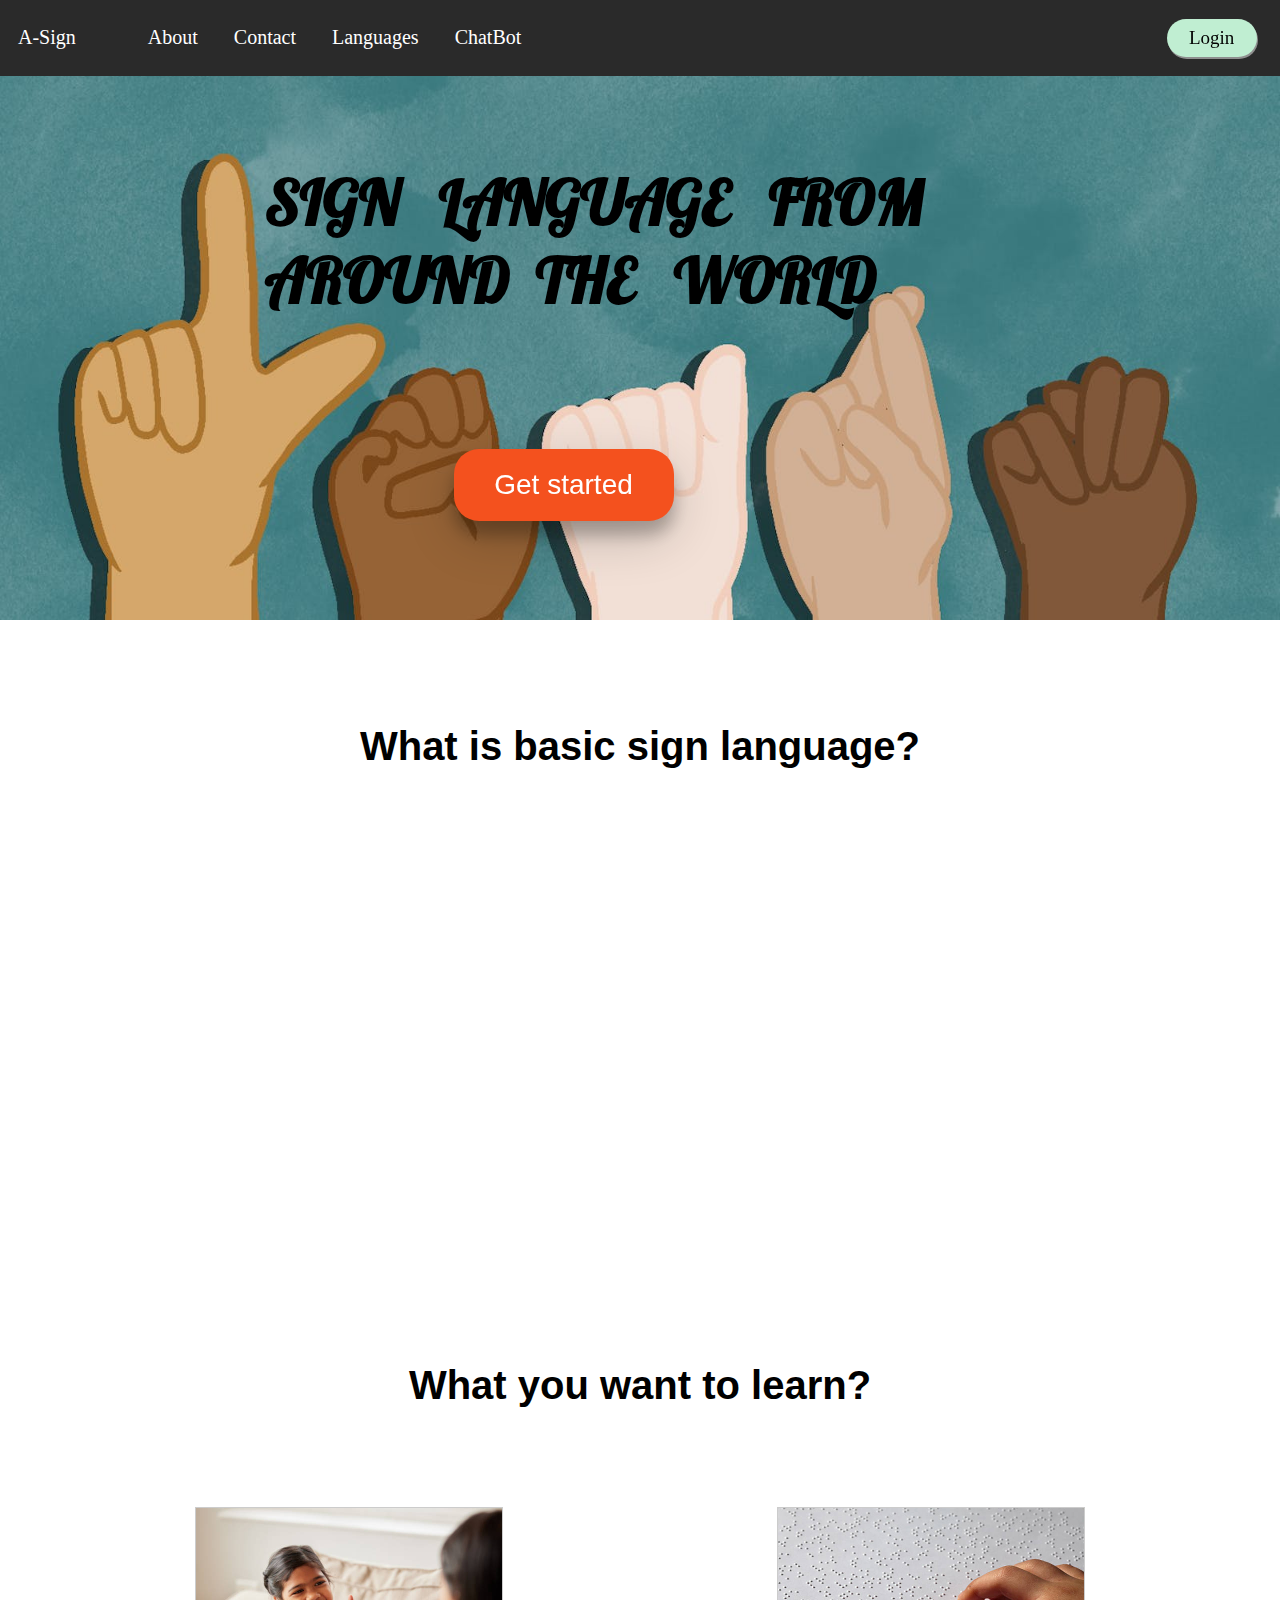
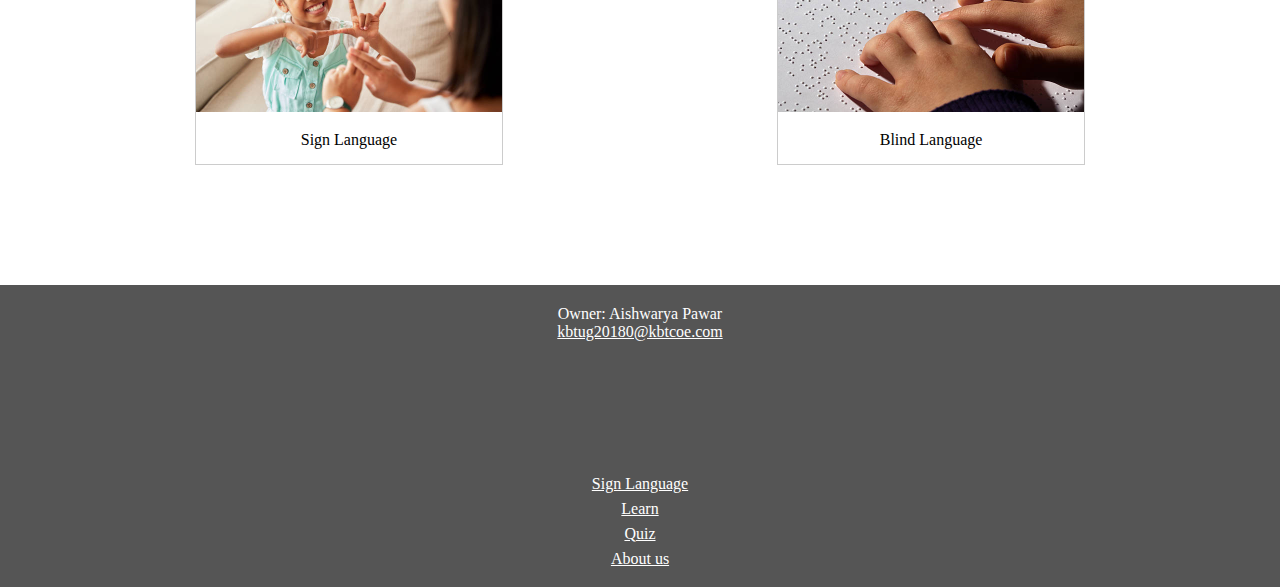
<file: index.html>
<!DOCTYPE html>
<html lang="en">
<head>
    <meta charset="UTF-8">
    <meta http-equiv="X-UA-Compatible" content="IE=edge">
    <meta name="viewport" content="width=device-width, initial-scale=1.0">
    <link rel="stylesheet" href="css/style.css">
    <link rel="stylesheet" href="https://cdnjs.cloudflare.com/ajax/libs/font-awesome/6.4.0/css/all.min.css" integrity="sha512-iecdLmaskl7CVkqkXNQ/ZH/XLlvWZOJyj7Yy7tcenmpD1ypASozpmT/E0iPtmFIB46ZmdtAc9eNBvH0H/ZpiBw==" crossorigin="anonymous" referrerpolicy="no-referrer" />
    <!-- <link rel="stylesheet" href="https://cdn.jsdelivr.net/npm/bootstrap@5.2.3/dist/css/bootstrap.min.css" integrity="sha384-rbsA2VBKQhggwzxH7pPCaAqO46MgnOM80zW1RWuH61DGLwZJEdK2Kadq2F9CUG65" crossorigin="anonymous"> -->
    <link rel="preconnect" href="https://fonts.googleapis.com">
<link rel="preconnect" href="https://fonts.gstatic.com" crossorigin>
<link href="https://fonts.googleapis.com/css2?family=Foldit:wght@500&family=Lobster&display=swap" rel="stylesheet">
 <link rel="icon" type="image/x-icon" href="img/hands.png" > 

<title>A-Sign</title>
    <style>
      .pageback{
        
        background-size: 100%;
        background-image: url('img/cont3.jpg');
        background-repeat: no-repeat;
        width: 100%;
        height:620px;

}
div.gallery {
  border: 1px solid #ccc;
}

div.gallery:hover {
  border: 1px solid #777;
  box-shadow: 0 12px 16px 0 rgba(0, 0, 0, 0.2), 0 14px 28px 0 rgba(0, 0, 0, 0.19);
}

div.gallery img {
  width: 100%;
  height: auto;
}

div.desc {
  padding: 15px;
  text-align: center;
}

* {
  box-sizing: border-box;
}

.responsive {
  padding: 0 6px;
  position: absolute;
  margin-left: 5cm;
left:0;
  /* align-items: center; */
  /* float:; */
  /* z-index: -1; */
  width: 24.99999%;
}
.responsive1 {
  padding: 0 6px;
  position: absolute;
  margin-right: 5cm;
  right: 0;
  /* align-items: center; */
  /* float:; */
  /* z-index: -1; */
  width: 24.99999%;
}

@media only screen and (max-width: 700px) {
  .responsive {
    width: 49.99999%;
    margin: 6px 0;
  }
}

@media only screen and (max-width: 500px) {
  .responsive {
    width: 100%;
  }
}

@media only screen and (max-width: 700px) {
  .responsive1 {
    width: 49.99999%;
    margin: 6px 0;
  }
}

@media only screen and (max-width: 500px) {
  .responsive1 {
    width: 100%;
  }
}

.clearfix:after {
  content: "";
  display: table;
  clear: both;
}
    </style>
</head>
<body>
  <div class="pageback">
    <div id="pagetop">
        <!-- <a href="regi1.html"id="signbtn" class="bar-item log-btn bar-item-hover log-right light-green">Sign Up</a> -->
           <a href="login.html" id="loginbtn" class="btn log-btn">Login</a>
        </div>
           <div id="navbar">
            <ul>
              <li> <a href="#" class="other"><i class="fa-solid fa-hands"></i>A-Sign</a></li>
           <li> <a href="index.html"><i class="fa-solid fa-house home-btn"></i></a></li>
           <li> <a href="about.html">About</a></li>
           <li><a href="contact.html">Contact</a></li>
           <li class="dropdown">
            <a href="javascript:void(0)" class="dropbtn">Languages</a>
            <div class="dropdown-content">
              <a href="sign.html">Sign Language</a>
              <a href="#">Blind Language</a>
            </div>
          </li>
          <li><a href="chatbot.html"target="_self">ChatBot</a></li>
        </ul>
        </div><br><br><br><br><br><br><br><br>
        <div>
          

        <div>
        <div class="jumbotron">
          <div id="pagemid">
            
            <h1 class="text-center intro">SIGN &nbsp; LANGUAGE &nbsp; FROM &nbsp; AROUND&nbsp;  THE &nbsp; WORLD</h1>
            <br><br><br>
            <a href="sign.html" target="_self"><button class="button" style="vertical-align:middle"><span>Get started </span></button></a>
          </div>
        </div>
      </div><br><br><br><br><br><br><br><br><br><br><br><br><br><br><br><br><br><br><br><br><br><br><br><br><br><br><br><br><br><br>
      <div>
        <h3 class="text-center q1">What is basic sign language?</h3>
        <!-- <video  class="col-md-4 vid" width="400" height="350" controls>
          <source src="img/main.mp4" type="video/mp4">
          Your browser does not support HTML video.
        </video> -->
        <iframe class="vid"width="660" height="415" src="https://www.youtube.com/embed/3jqdRk-Naz4" title="YouTube video player" frameborder="0" allow="accelerometer; autoplay; clipboard-write; encrypted-media; gyroscope; picture-in-picture; web-share" allowfullscreen></iframe><br><br><br><br><br><br><br>
    </div>
        <!-- <div class="polo">
          <iframe width="220" height="445" src="img/main.mp4">
          </iframe>
          <h1 class="q1">What you want to learn?</h1><br><br><br><br>
        <div id="pagemid2">
        <div class="polaroid">
          <a href="sign">
          <img src="img/cover.jpg" alt="Sign language" style="width:100%">
          </a>
          <div class="container">
            <p>SIGN LANGUAGE</p></a>
          </div>
        </div>
      </div>
      <div>
        <div class="polaroid1">
          <a href="src/blind">
          <img src="img/cover1.jpg" alt="Blind language" style="width:100%">
        </a>
          <div class="container">
          <p>BLIND LANGUAGE</p>
          </div>
        </div>
      </div> -->
      <h1 class="q1">What you want to learn?</h1><br><br><br><br>
      <div class="responsive" style="z-index: -1;">
        <div class="gallery">
          <a target="_self" href="sign.html">
            <img src="img/cover.jpg" alt="sign language" width="600" height="400">
          </a>
          <div class="desc">Sign Language</div>
        </div>
      </div>
      <div class="responsive1" style="z-index: -1;">
        <div class="gallery">
          <a target="_self" href="#">
            <img src="img/cover1.jpg" alt="blind language" width="600" height="400">
          </a>
          <div class="desc">Blind Language</div>
        </div>
      </div>
    </div><br><br><br><br><br><br><br><br><br><br><br><br><br><br><br><br><br><br><br><br><br>
  
    <div class="footer-main">
      <div id="foot">
        <p>Owner: Aishwarya Pawar<br>
        <a href="#">kbtug20180@kbtcoe.com</a></p>
        <br>
          <div class="foot-content">
                    <div class="foot-link">
                      <span><a href="https://www.twitter.com/Twitter"><i class="fab fa-twitter" style="color: rgb(0, 162, 255);"></i></a></span>&nbsp;&nbsp;
                      <span><a href="https://www.facebook.com/TwitterInc"><i class="fab fa-facebook-f" style="color: rgb(30, 0, 255);"></i></a></span>&nbsp;&nbsp;
                      <span><a href="https://www.youtube.com/"><i class="fab fa-youtube" style="color: rgb(255, 0, 0);"></i></a></span>&nbsp;&nbsp;
                      <span><a href="https://www.linkedin.com/company/twitter"><i class="fab fa-linkedin" style="color: rgb(0, 123, 255);"></i></a></span>&nbsp;&nbsp;
                      <span><a href="https://www.instagram.com/twitter"><i class="fab fa-instagram" style="color: rgb(255, 0, 217);"></i></a></span>
                    </div><br><br><br>
                    <div style="line-height: 25px;">
                      <a href="sign.html">Sign Language</a><br>
                      <a href="learn.html">Learn</a><br>
                      <a href="quiz.html">Quiz</a><br>
                      <a href="about.html">About us</a><br>
                    </div>
          </div>
      </div>
    </div>
 
  
</div>
  <!-- <div id="foot">
    <p>Owner: Aishwarya Pawar<br>
    <a href="#">kbtug20180@kbtcoe.com</a></p>
      <div class="foot-content">
                <div class="foot-link">
                  <span><a href="#"><i class="fab fa-twitter" style="color: black;"></i></a></span>&nbsp;&nbsp;
                  <span><a href="#"><i class="fab fa-facebook-f" style="color: black;"></i></a></span>&nbsp;&nbsp;
                  <span><a href="#"><i class="fab fa-youtube" style="color: black;"></i></a></span>&nbsp;&nbsp;
                  <span><a href="#"><i class="fab fa-linkedin" style="color: black;"></i></a></span>&nbsp;&nbsp;
                  <span><a href="#"><i class="fab fa-instagram" style="color: black;"></i></a></span>
                </div>
      </div>
  </div> -->
  <!-- <footer id="foot">
    <p>Owner: Aishwarya Pawar<br>
      <a href="#">kbtug20180@kbtcoe.com</a></p>
    </footer> -->
</body>

</html>
</file>
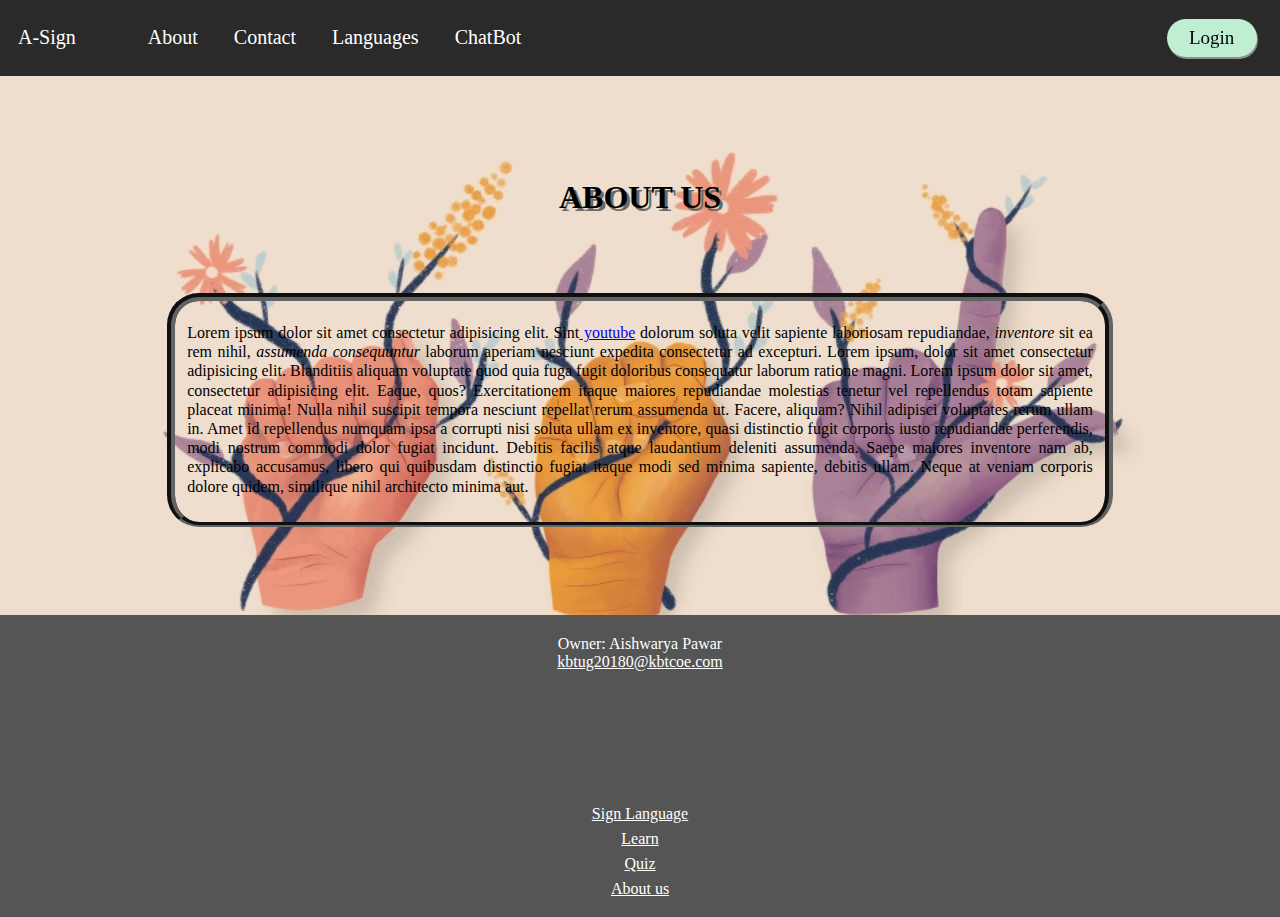
<file: about.html>
<!DOCTYPE html>
<html lang="en">

<head>
    <meta charset="UTF-8">
    <meta http-equiv="X-UA-Compatible" content="IE=edge">
    <meta name="viewport" content="width=device-width, initial-scale=1.0">
    <title>ABOUT US</title>
    <link rel="stylesheet" href="https://cdnjs.cloudflare.com/ajax/libs/font-awesome/6.4.0/css/all.min.css" integrity="sha512-iecdLmaskl7CVkqkXNQ/ZH/XLlvWZOJyj7Yy7tcenmpD1ypASozpmT/E0iPtmFIB46ZmdtAc9eNBvH0H/ZpiBw==" crossorigin="anonymous" referrerpolicy="no-referrer" />
<link rel="stylesheet" href="css/style.css">
<link rel="icon" type="image/x-icon" href="img/hands.png" >
<style>
    #field_para {
  text-align: justify;
  border-width: 8px 8px thick;
  line-height: 1.2em;
  margin-top: 10em;
  margin-left: 4cm;
  margin-right: 4cm;
  border-radius: 2em;
  border-color: rgb(100, 99, 99);
  /* display: inline-block; */
}

#head {
  text-shadow: 3px 3px rgb(105, 105, 105);
  line-height: 10em;
  text-align: center;
  height: 3em;
  /* font-size: 10cm; */
}

/* #foot{
  list-style-type: none;
  margin-top: 150px;
  left: 0;
  bottom: 0;
  width: 100%;
  padding: 0;
  text-align: center;
  background-color: rgb(248, 166, 139);
  color: white;
} */
</style>
</head>

<body style="background-image: url(img/about.jpg); width: 100%; height:620px; background-size: 100%;">
    <div id="pagetop">
        <!-- <a href="regi1.html"id="signbtn" class="bar-item log-btn bar-item-hover log-right light-green">Sign Up</a> -->
           <a href="login.html" id="loginbtn" class="log-btn">Login</a>
        </div>
           <div id="navbar">
            <ul>
              <li> <a href="#" class="other"><i class="fa-solid fa-hands"></i>A-Sign</a></li>
           <li> <a href="index.html"><i class="fa-solid fa-house home-btn"></i></a></li>
           <li> <a href="about.html">About</a></li>
           <li><a href="contact.html">Contact</a></li>
           <li class="dropdown">
            <a href="javascript:void(0)" class="dropbtn">Languages</a>
            <div class="dropdown-content">
              <a href="sign.html">Sign Language</a>
              <a href="#">Blind Language</a>
            </div>
          </li>
          <li><a href="chatbot.html"target="_self">ChatBot</a></li>
        </ul>
        </div>

    <center id="main">
        <h1 id="head">ABOUT US</h1>
        <fieldset id="field_para">
            <p> Lorem ipsum dolor sit amet consectetur adipisicing elit. Sint<a href="https://www.youtube.com/">
                    youtube</a> dolorum soluta velit sapiente laboriosam
                repudiandae, <i>inventore</i> sit ea rem nihil, <em>assumenda consequuntur</em> laborum aperiam nesciunt
                expedita consectetur ad
                excepturi.
                Lorem ipsum, dolor sit amet consectetur adipisicing elit. Blanditiis aliquam voluptate quod quia fuga
                fugit doloribus consequatur laborum ratione magni.
                <span>Lorem ipsum dolor sit amet, consectetur adipisicing elit. Eaque, quos? Exercitationem itaque
                    maiores repudiandae molestias tenetur vel repellendus totam sapiente placeat minima! Nulla nihil
                    suscipit tempora nesciunt repellat rerum assumenda ut. Facere, aliquam? Nihil adipisci voluptates
                    rerum ullam in. Amet id repellendus numquam ipsa a corrupti nisi soluta ullam ex inventore, quasi
                    distinctio fugit corporis iusto repudiandae perferendis, modi nostrum commodi dolor fugiat incidunt.
                    Debitis facilis atque laudantium deleniti assumenda. Saepe maiores inventore nam ab, explicabo
                    accusamus, libero qui quibusdam distinctio fugiat itaque modi sed minima sapiente, debitis ullam.
                    Neque at veniam corporis dolore quidem, similique nihil architecto minima aut.</span>
            </p>
        </fieldset>
    </center>
    <br><br><br><br>
    <div class="footer-main">
      <div id="foot">
        <p>Owner: Aishwarya Pawar<br>
        <a href="#">kbtug20180@kbtcoe.com</a></p>
        <br>
          <div class="foot-content">
                    <div class="foot-link">
                      <span><a href="https://www.twitter.com/Twitter"><i class="fab fa-twitter" style="color: rgb(0, 162, 255);"></i></a></span>&nbsp;&nbsp;
                      <span><a href="https://www.facebook.com/TwitterInc"><i class="fab fa-facebook-f" style="color: rgb(30, 0, 255);"></i></a></span>&nbsp;&nbsp;
                      <span><a href="https://www.youtube.com/"><i class="fab fa-youtube" style="color: rgb(255, 0, 0);"></i></a></span>&nbsp;&nbsp;
                      <span><a href="https://www.linkedin.com/company/twitter"><i class="fab fa-linkedin" style="color: rgb(0, 123, 255);"></i></a></span>&nbsp;&nbsp;
                      <span><a href="https://www.instagram.com/twitter"><i class="fab fa-instagram" style="color: rgb(255, 0, 217);"></i></a></span>
                    </div><br><br><br>
                    <div style="line-height: 25px;">
                      <a href="sign.html">Sign Language</a><br>
                      <a href="learn.html">Learn</a><br>
                      <a href="quiz.html">Quiz</a><br>
                      <a href="about.html">About us</a><br>
                    </div>
          </div>
      </div>
    </div>
</body>

</html>
</file>
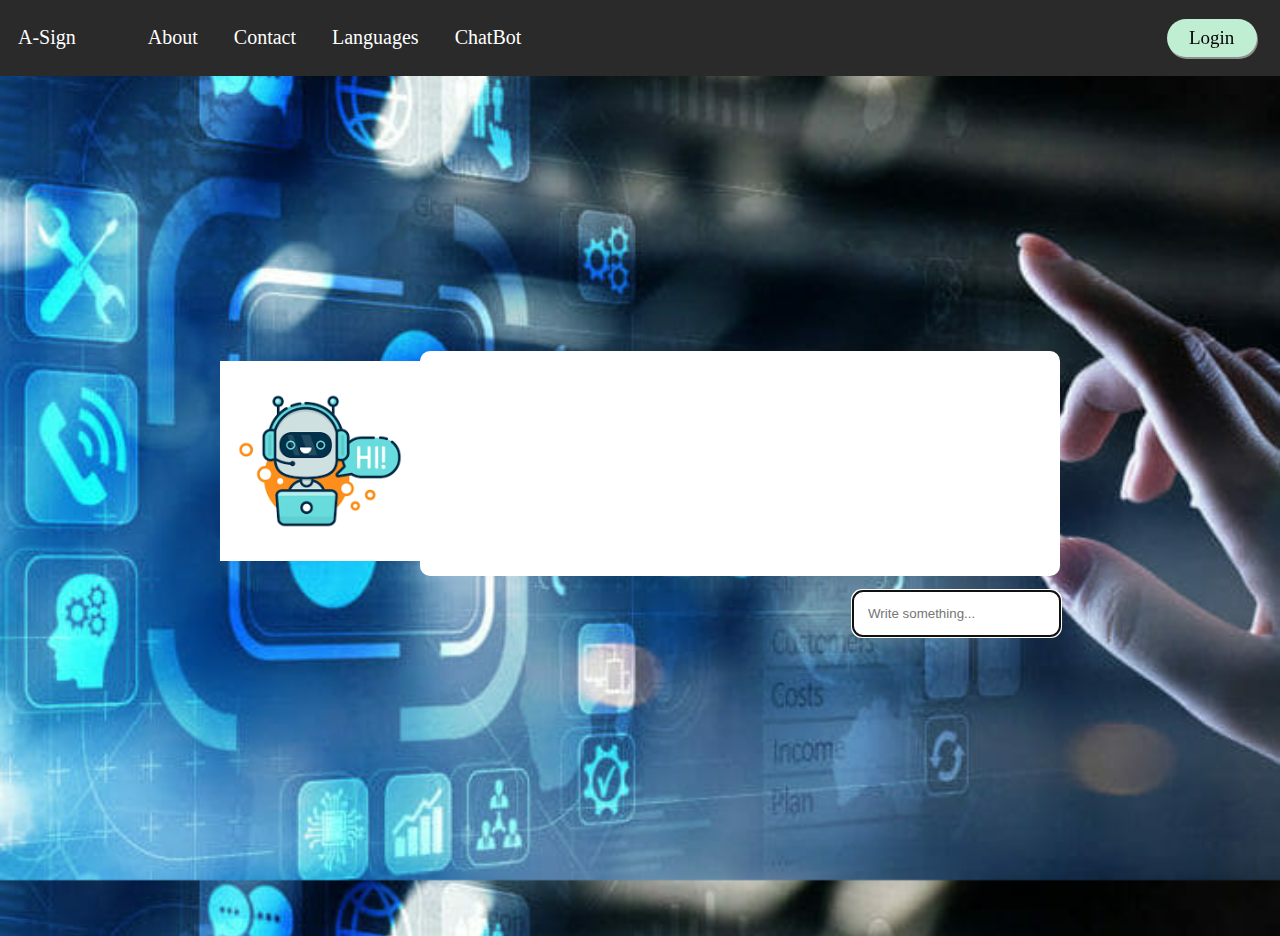
<file: chatbot.html>
<html>
    <head>
    <link rel="stylesheet" href="https://cdnjs.cloudflare.com/ajax/libs/font-awesome/6.4.0/css/all.min.css"
        integrity="sha512-iecdLmaskl7CVkqkXNQ/ZH/XLlvWZOJyj7Yy7tcenmpD1ypASozpmT/E0iPtmFIB46ZmdtAc9eNBvH0H/ZpiBw=="
        crossorigin="anonymous" referrerpolicy="no-referrer" />
    <link rel="icon" type="image/x-icon" href="img/hands.png" >
    <link rel="stylesheet" href="css/style.css">

    <title>CHATBOT</title>
<style>
    * {
    box-sizing: border-box;
    }
    
    html {
    height: 100%;
    
    }
    
    .chat-bot {
    font-family: 'Roboto', 'Oxygen',
    'Ubuntu', 'Cantarell', 'Fira Sans', 'Droid Sans', 'Helvetica Neue', Arial, Helvetica,
    sans-serif;
    -webkit-font-smoothing: antialiased;
    -moz-osx-font-smoothing: grayscale;
    background-color: silver;
    height: 100%;
    margin: 0;
    background-image: url(img/chatbot1.jpeg);
    background-size: 100%;
    }
    
    span {
    padding-right: 15px;
    padding-left: 15px;
    }
    
    .container {
    display: flex;
    justify-content: center;
    align-items: center;
    width: 100%;
    height: 100%;
    }
    
    .chat {
    height: 300px;
    width: 50vw;
    display: flex;
    flex-direction: column;
    justify-content: center;
    align-items: center;
    } 
    
    ::-webkit-input-placeholder { 
    color: .711 
    }
    
    input { 
    border: 0; 
    padding: 15px; 
    margin-left: auto;
    border-radius: 10px; 
    }
    
    .messages {
    display: flex;
    flex-direction: column;
    overflow: scroll;
    height: 90%;
    width: 100%;
    background-color: white;
    padding: 15px;
    margin: 15px;
    border-radius: 10px;
    }
    
    #bot {
    margin-right: auto;
    }
    
    #user {
    margin-left: auto;
    }
    
    
    .bot {
    font-family: Consolas, 'Courier New', Menlo, source-code-pro, Monaco, 
    monospace;
    }
    
    .avatar {
    height: 25px;
    }
    
    .response {
    display: flex;
    align-items: center;
    margin: 1%;
    }
    
    
    /* Mobile */
   
    img{
    position:relative;
    margin-bottom: 50px; 
    }
    
    @media only screen and (max-width: 980px) {
    .container {
    flex-direction: column; 
    justify-content: flex-start;
    }
    .chat {
    width: 75vw;
    margin: 10vw;
    }
    }
   
   </style>
   
</head>
   
   <body>
<div class="chat-div">
    <div id="pagetop">
        <!-- <a href="regi1"id="signbtn" class="bar-item log-btn bar-item-hover log-right light-green">Sign Up</a> -->
        <a href="login.html" id="loginbtn" class="btn log-btn">Login</a>
    </div>
    <div id="navbar">
        <ul>
            <li> <a href="#" class="other"><i class="fa-solid fa-hands"></i>A-Sign</a></li>
            <li> <a href="index.html"target="_self"><i class="fa-solid fa-house home-btn"></i></a></li>
            <li> <a href="about.html" target="_self">About</a></li>
            <li><a href="contact.html"target="_self">Contact</a></li>
            <li class="dropdown">
                <a href="javascript:void(0)" class="dropbtn">Languages</a>
                <div class="dropdown-content">
                    <a href="sign.html" target="_self">Sign Language</a>
                    <a href="#" target="_self">Blind Language</a>
                </div>
            </li>
            <li><a href="chatbot.html"target="_self">ChatBot</a></li>
        </ul>
    </div><br><br>
    
<div class="chat-bot">

    <div id="container" class="container">
    <img src="img/chatbot2.png" height="200vh" alt="Chatbot clipart" >
    <div id="chat" class="chat">
    <div id="messages" class="messages"></div>
    <input id="input" type="text" placeholder="Write something..." autocomplete="off" autofocus="true" />
    </div>
    </div>
</div>

</div>
   </body>
   
   
   
   
    
   <script>
    const inputField = document.getElementById("input");
    inputField.addEventListener("keydown", (e) => {
    if (e.code === "Enter") {
    let input = inputField.value;
    inputField.value = "";
    output(input);
    }
    });
    
    function output(input) {
    let product;
    let text = input.toLowerCase().replace(/[^\w\s\d]/gi, "");
    text = text
    .replace(/ a /g, " ")
    .replace(/whats/g, "what is")
    .replace(/please /g, "")
    .replace(/ please/g, "")
    .replace(/r u/g, "are you");
    
    if (compare(q, answers, text)) {
    // Search for exact match in triggers
    product = compare(q, answers, text);
    } 
    else {
    product = alternatives[Math.floor(Math.random() * alternatives.length)];
    }
    
    addChatEntry(input, product);
    }
    
    function compare(qArray, answersArray, string) {
    let reply;
    let replyFound = false;
    for (let x = 0; x < qArray.length; x++) {
    for (let y = 0; y < qArray[x].length; y++) {
    if (qArray[x][y] === string) {
    let replies = answersArray[x];
    reply = replies[Math.floor(Math.random() * replies.length)];
    replyFound = true;
    break;
    }
    }
    if (replyFound) {
    break;
    }
    }
    return reply;
    }
    
    function addChatEntry(input, product) {
    const messagesContainer = document.getElementById("messages");
    let userDiv = document.createElement("div");
    userDiv.id = "user";
    userDiv.className = "user response";
    userDiv.innerHTML = `<span>${input}</span>`;
    messagesContainer.appendChild(userDiv);
    
    let botDiv = document.createElement("div");
    let botText = document.createElement("span");
    botDiv.id = "bot";
    botDiv.className = "bot response";
    botText.innerText = "Typing...";
    botDiv.appendChild(botText);
    messagesContainer.appendChild(botDiv);
    
    messagesContainer.scrollTop =
    messagesContainer.scrollHeight - messagesContainer.clientHeight;
    
    setTimeout(() => {
    botText.innerText = `${product}`;
    }, 2000);
    }
   
    
    const q = [
   
    
    
    ["how are you", "how is life", "how are things"],
    ["hii","hi", "hey", "hello", "good morning", "good afternoon"],
    ["what are you doing", "what is going on", "what is up"],
    ["how old are you"],
    ["who are you", "are you human", "are you bot", "are you human or bot"],
    ["who created you", "who made you"],
    [
    "your name please",
    "your name",
    "may i know your name",
    "what is your name",
    "what call yourself"
    ],
    ["happy", "good", "fun", "wonderful", "fantastic", "cool"],
    ["bad", "bored", "tired"],
    ["help me", "tell me story", "tell me joke"],
    ["ah", "yes", "ok", "okay", "nice"],
    ["bye", "good bye", "goodbye", "see you later"],
    ["what should i eat today"],
    ["what", "why", "how", "where", "when"],
    ["no", "not sure", "maybe", "no thanks"],
    [""],
    ["haha", "ha", "lol", "hehe", "funny", "joke"],
   
    ["how to learn sign language","basic sign"],
    ["x"],
    ["sign language types","types of sign language"],
    ["information about sign language","sign language","sign"],
   ];
   
   // Possible responses corresponding to triggers
   
   const answers = [
    [
    "Fine... how are you?",
    "Pretty well, how are you?",
    "Fantastic, how are you?"
    ],
    [
    "Hello! How can i help you", "Hi! How can i help you", "Hey! How can i help you", "Hi there! How can i help you"
    ],
    [
    "Nothing much",
    "About to go to sleep",
    "Can you guess?",
    "I don't know actually"
    ],
    ["I am infinite"],
    ["I am just a bot", "I am a bot. What are you?"],
    ["The one true God, JavaScript"],
    ["I am nameless", "I don't have a name"],
    ["Have you ever felt bad?", "Glad to hear it"],
    ["Why?", "Why? You shouldn't!"],
    ["What about?", "Once upon a time..."],
    ["Tell me a story", "Tell me a joke", "Tell me about yourself"],
    ["Bye", "Goodbye", "See you later"],
    ["Pasta", "Burger"],
    ["Great question"],
    ["That's ok", "What do you want to talk about?"],
    ["Please say something :("],
    ["Haha!", "Good one!"],
   
    ["please check out our 'basic sign' page"],
    ["x"],
    ["American Sign Language (ASL), British Sign Language (BSL) and Australian Sign Language (Auslan)."],
    ["Check out our website"],
   ];
   
   // Random for any other user input
   
   const alternatives = [
    "sorry type again",
    "Try again",
    "please rephrase"
   ];
    
   
   </script>

   



   
   </html>
</file>
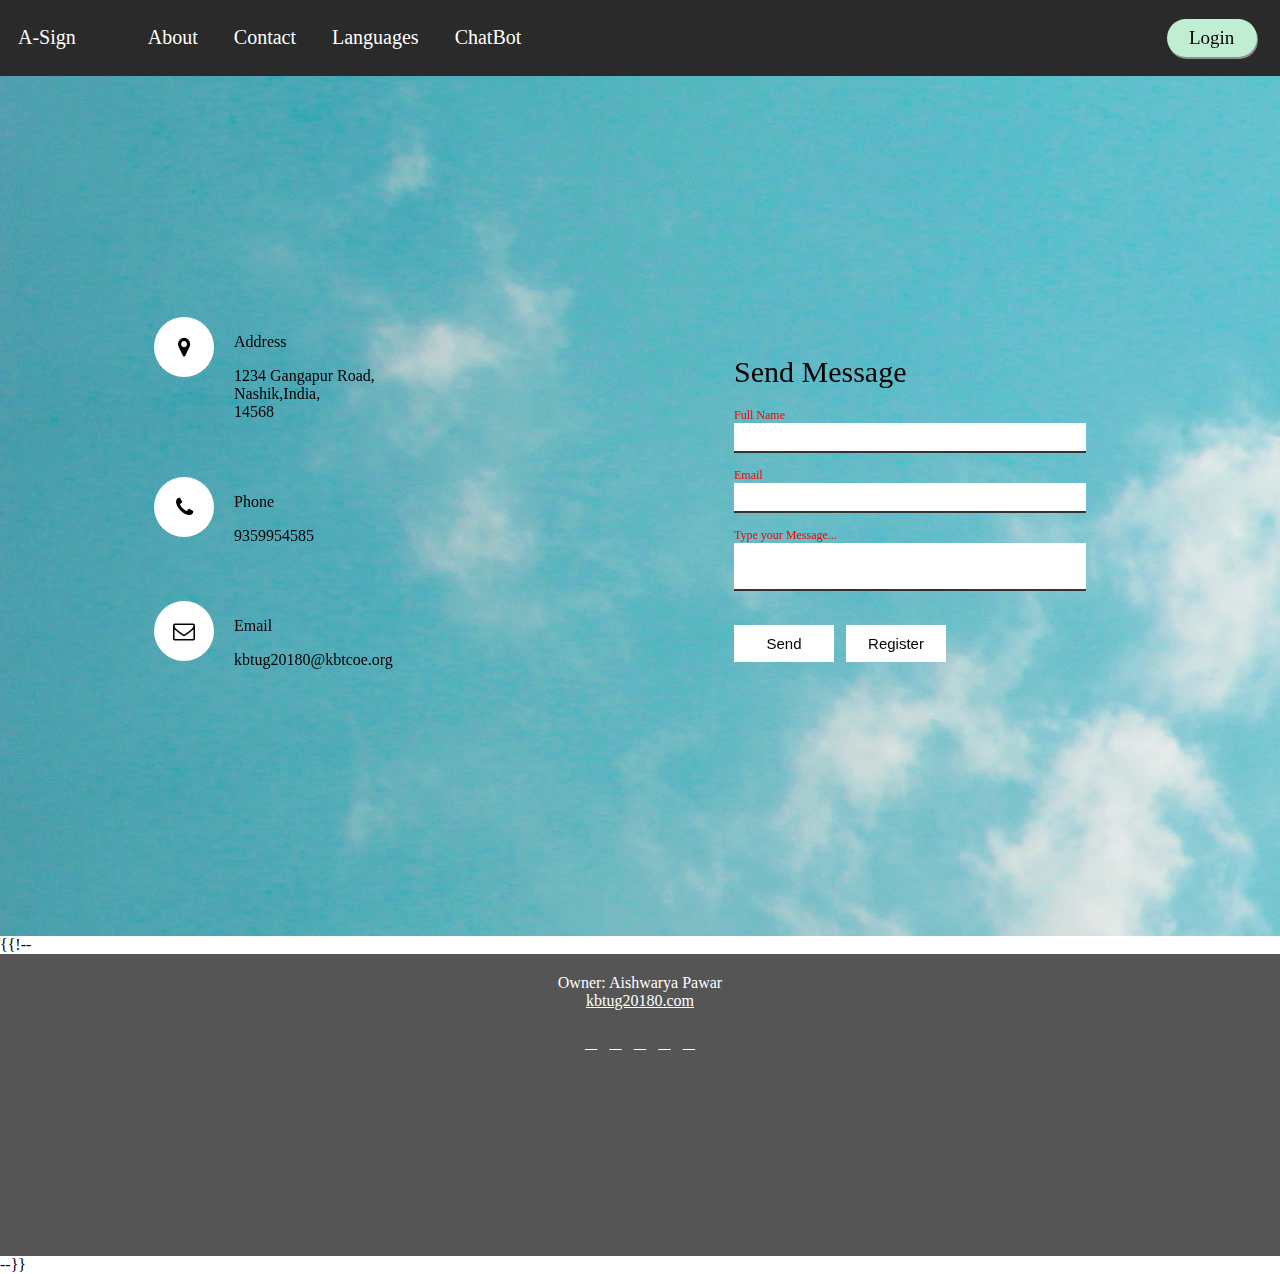
<file: contact.html>
<!DOCTYPE html>
<html lang="en">

<head>
    <meta charset="UTF-8">
    <meta name="viewport" content="width=device-width, initial-scale=1.0">
    <title>Contact Us</title>
    <link rel="stylesheet" href="https://stackpath.bootstrapcdn.com/font-awesome/4.7.0/css/font-awesome.min.css"
        integrity="sha384-wvfXpqpZZVQGK6TAh5PVlGOfQNHSoD2xbE+QkPxCAFlNEevoEH3Sl0sibVcOQVnN" crossorigin="anonymous">
        <link rel="stylesheet" href="https://cdnjs.cloudflare.com/ajax/libs/font-awesome/6.4.0/css/all.min.css" integrity="sha512-iecdLmaskl7CVkqkXNQ/ZH/XLlvWZOJyj7Yy7tcenmpD1ypASozpmT/E0iPtmFIB46ZmdtAc9eNBvH0H/ZpiBw==" crossorigin="anonymous" referrerpolicy="no-referrer" />
        <link rel="stylesheet" href="css/style.css">
        <link rel="icon" type="image/x-icon" href="img/hands.png" >
    <style>
        @import url('https://fonts.googleapis.com/css2?family=Lexend+Peta&display=swap');

        /* * {
            margin: 0;
            padding: 0;
            font-family: 'Lexend Peta', sans-serif;
            box-sizing: border-box;
        } */
        /* #head {
            top: 1cm;
  text-shadow: 3px 3px rgb(105, 105, 105);
  line-height: 5em;
  text-align: center;
  height:3em;
  font-size: 10cm;
} */

        .contact {
            position: relative;
            min-height: 100vh;
            padding: 50px 100px;
            display: flex;
            justify-content: center;
            align-items: center;
            flex-direction: column;
            color: #000000;
            
        }

        .contact .content {
            max-width: 800px;
            text-align: center;
        }

        .contact .content h2 {
            font-size: 36px;
            font-weight: 500;
            color: black;
            margin-bottom: 20px;
        }

        .contact .content p {
            font-weight: 300;
            color: #000000;
        }

        .container {
            width: 100%;
            display: flex;
            justify-content: center;
            align-items: center;
            margin-top: 30px;
        }

        .container .contactInfo {
            width: 50%;
            display: flex;
            flex-direction: column;
        }

        .container .contactInfo .box {
            position: relative;
            padding: 20px 0;
            display: flex;
        }

        .container .contactInfo .box .icon {
            min-width: 60px;
            height: 60px;
            background: #fff;
            display: flex;
            justify-content: center;
            align-items: center;
            border-radius: 50%;
            font-size: 22px;
        }

        .container .contactInfo .box .text h3 {
            display: flex;
            margin-left: 20px;
            font-size: 16px;
            color: black;
            /* flex-direction: column; */
            font-weight: 500;
        }

        .container .contactInfo .box .text p {
            display: flex;
            margin-left: 20px;
            font-size: 16px;
            color: black;
            /* flex-direction: column; */
            font-weight: 300;
        }

        .contactForm {
            width: 40%;
            padding: 40px;
            box-shadow: #333;
            background: #fff, transparent;

        }

        .contactForm h2 {
            font-size: 30px;
            color: black;
            font-weight: 500;
        }

        .contactForm .inputBox {
            position: relative;
            width: 100%;
            margin-top: 10px;
        }

        .contactForm .inputBox input,
        .contactForm .inputBox textarea {
            width: 100%;
            padding: 5px 0;
            font-size: 16px;
            margin: 10px 0;
            border: none;
            border-bottom: 2px solid #333;
            outline: none;
            resize: none;
        }

        .contactForm .inputBox span {
            position: absolute;
            left: 0;
            padding: 5px 0;
            font-size: 16px;
            margin: 10px 0;
            pointer-events: none;
            transition: 0.5s;
            color: #666;
        }

        .contactForm .inputBox input:focus~span,
        .contactForm .inputBox input:valid~span,
        .contactForm .inputBox textarea:focus~span,
        .contactForm .inputBox textarea:valid~span {
            color: #ff0000;
            font-size: 12px;
            transform: translateY(-20px);
        }

        .contactForm .inputBox input[type="submit"],
        .contactForm .inputBox input[type="button"] {
            width: 100px;
            background: #ffffff;
            color: #000000;
            border: none;
            cursor: pointer;
            padding: 10px;
            font-size: 15px;
        }
    </style>
</head>

<body>
     <div id="pagetop">
        <!-- <a href="regi1.html"id="signbtn" class="bar-item log-btn bar-item-hover log-right light-green">Sign Up</a> -->
           <a href="login.html" id="loginbtn" class="btn log-btn">Login</a>
        </div>
           <div id="navbar">
            <ul>
              <li> <a href="#" class="other"><i class="fa-solid fa-hands"></i>A-Sign</a></li>
           <li> <a href="index.html"><i class="fa-solid fa-house home-btn"></i></a></li>
           <li> <a href="about.html">About</a></li>
           <li><a href="contact.html">Contact</a></li>
           <li class="dropdown">
            <a href="javascript:void(0)" class="dropbtn">Languages</a>
            <div class="dropdown-content">
              <a href="sign.html">Sign Language</a>
              <a href="#">Blind Language</a>
            </div>
          </li>
          <li><a href="chatbot.html"target="_self">ChatBot</a></li>
        </ul>
        </div><br><br>

<div style="background-image: url(img/cloud.jpg);">
    <section class="contact">
        <div class="content">
            <h2 id="head">Contact Us</h2>
            <p>Lorem ipsum dolor sit amet consectetur adipisicing elit. Nostrum nihil odit adipisci illo inventore eum,
                corrupti commodi delectus.</p>
        </div>
        <div class="container">
            <div class="contactInfo">
                <div class="box">
                    <div class="icon"><i class="fa fa-map-marker" aria-hidden="true"></i></div>
                    <div class="text">
                        <h3>Address</h3>
                        <p>1234 Gangapur Road,<br>Nashik,India,<br>14568</p>
                    </div>
                </div>
                <div class="box">
                    <div class="icon"><i class="fa fa-phone" aria-hidden="true"></i></div>
                    <div class="text">
                        <h3>Phone</h3>
                        <p>9359954585</p>
                    </div>
                </div>
                <div class="box">
                    <div class="icon"><i class="fa fa-envelope-o" aria-hidden="true"></i></i></div>
                    <div class="text">
                        <h3>Email</h3>
                        <p>kbtug20180@kbtcoe.org</p>
                    </div>
                </div>
            </div>
            <div class="contactForm">
                <form action="/contact" method="post">
                    <h2>Send Message</h2>
                    <div class="inputBox">
                        <input type="text" name="name">
                        <span>Full Name</span>
                    </div>
                    <div class="inputBox">
                        <input type="email" name="email">
                        <span>Email</span>
                    </div>
                    <div class="inputBox">
                        <textarea name="msg" id=""></textarea>
                        <span>Type your Message...</span>
                    </div>
                    <div class="inputBox">
                        <input type="submit" value="Send">&nbsp;&nbsp;
                        <a href="registration.html"><input type="button" value="Register"></a>
                    </div>
                </form>
            </div>
        </div>
    </section>
    </div>
    {{!-- <div class="footer-main">
        <div id="foot">
          <p>Owner: Aishwarya Pawar<br>
          <a href="#">kbtug20180.com</a></p>
            <div class="foot-content">
                      <div class="foot-link">
                        <span><a href="https://www.twitter.com/Twitter"><i class="fab fa-twitter" style="color: rgb(255, 255, 255);"></i></a></span>&nbsp;&nbsp;
                        <span><a href="https://www.facebook.com/TwitterInc"><i class="fab fa-facebook-f" style="color: rgb(255, 255, 255);"></i></a></span>&nbsp;&nbsp;
                        <span><a href="https://www.youtube.com/"><i class="fab fa-youtube" style="color: rgb(255, 255, 255);"></i></a></span>&nbsp;&nbsp;
                        <span><a href="https://www.linkedin.com/company/twitter"><i class="fab fa-linkedin" style="color: rgb(255, 255, 255);"></i></a></span>&nbsp;&nbsp;
                        <span><a href="https://www.instagram.com/twitter"><i class="fab fa-instagram" style="color: rgb(255, 255, 255);"></i></a></span>
                      </div>
            </div>
        </div>
      </div> --}}
</body>

</html>
</file>
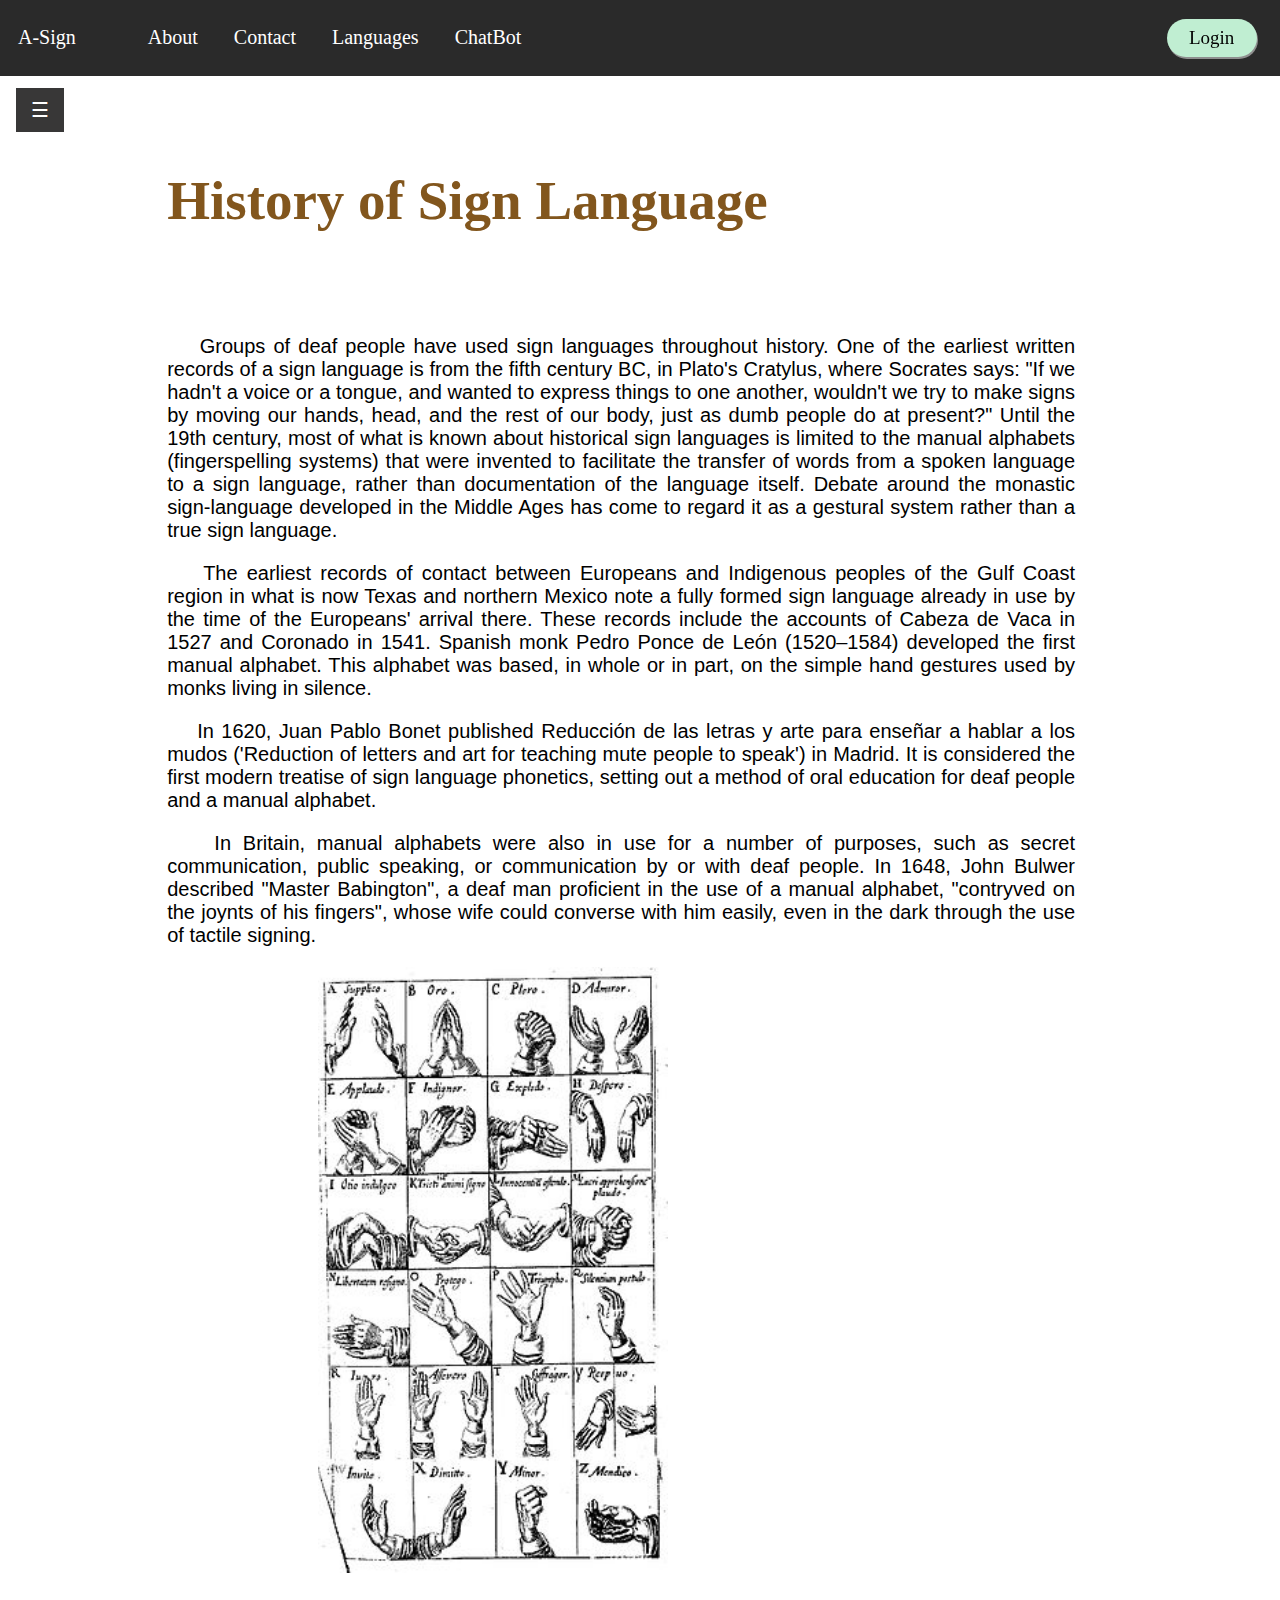
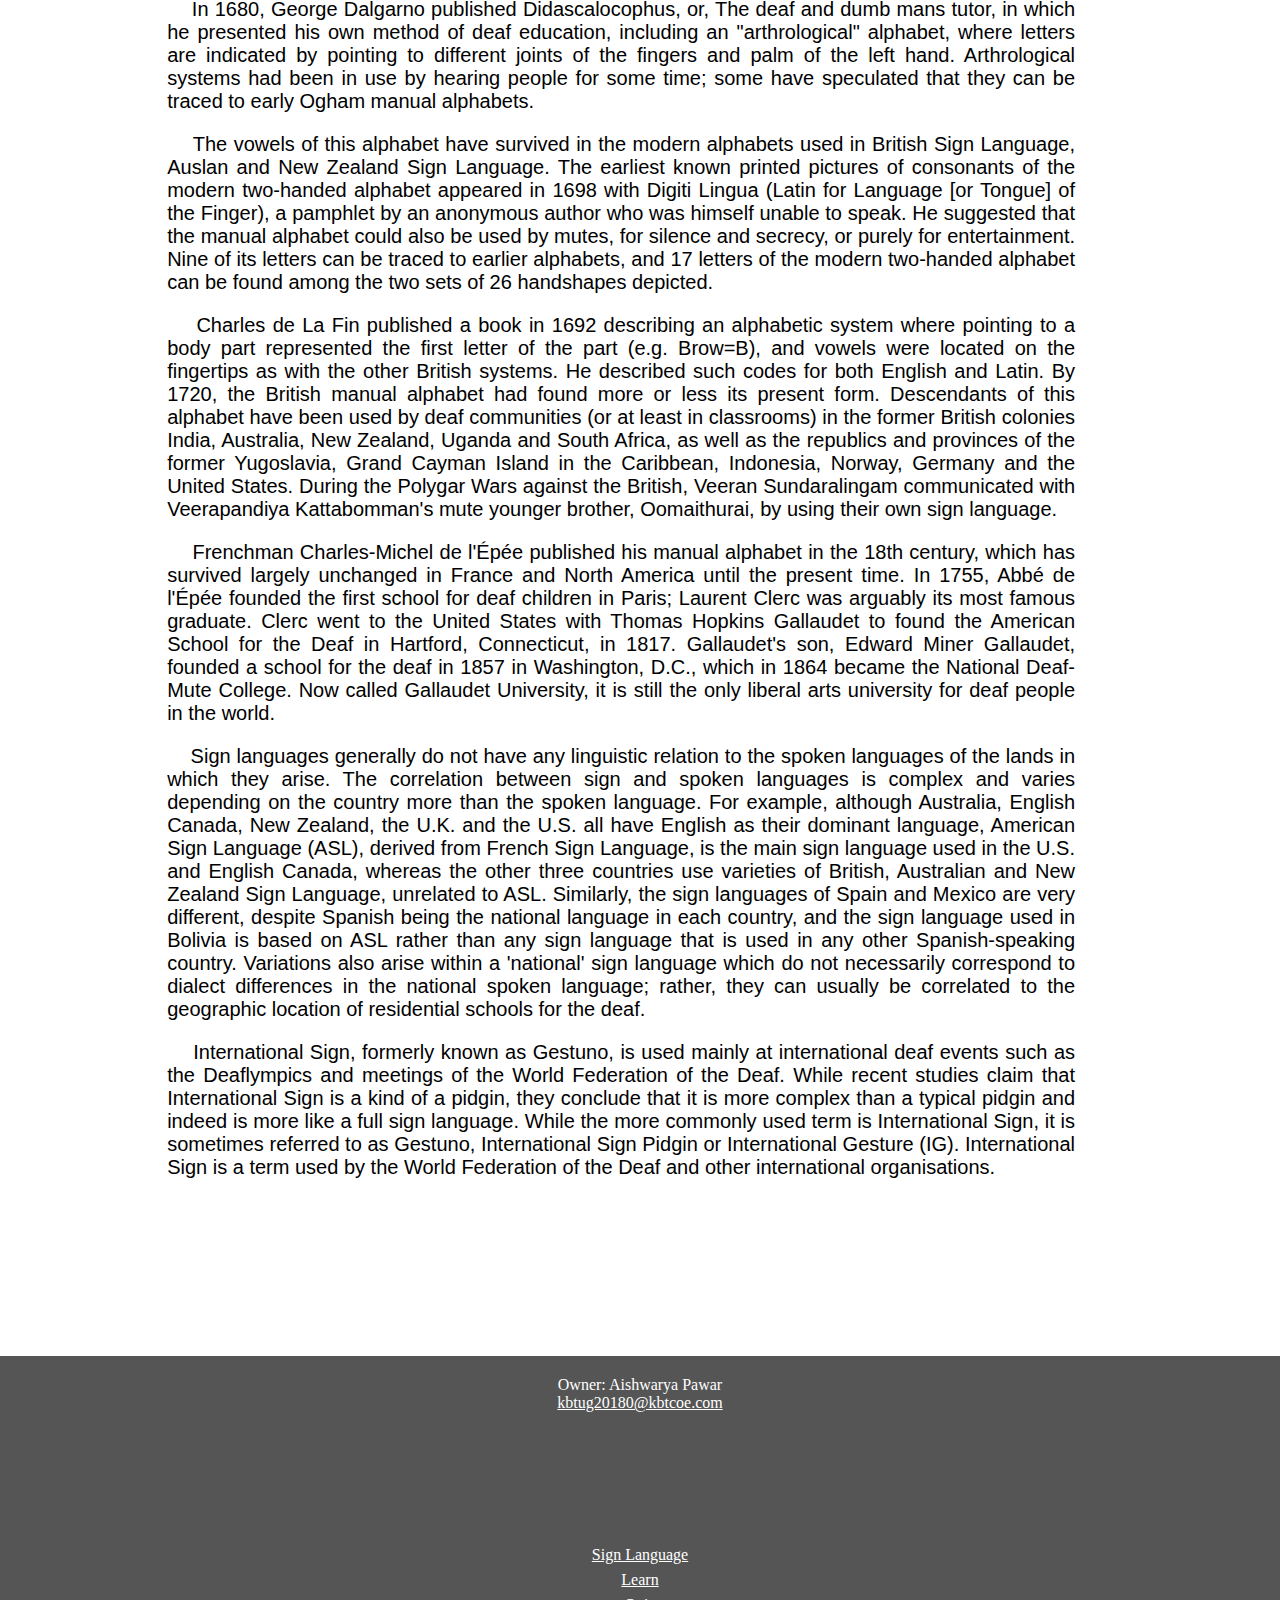
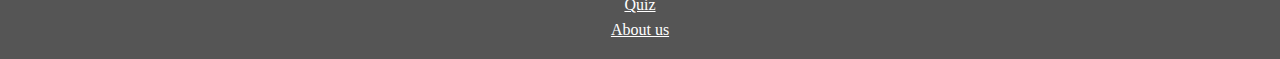
<file: history.html>
<!DOCTYPE html>
<html lang="en">

<head>
    <meta charset="UTF-8">
    <meta http-equiv="X-UA-Compatible" content="IE=edge">
    <meta name="viewport" content="width=device-width, initial-scale=1.0">
    <link rel="stylesheet" href="css/style.css">
    <link rel="stylesheet" href="https://cdnjs.cloudflare.com/ajax/libs/font-awesome/6.4.0/css/all.min.css"
        integrity="sha512-iecdLmaskl7CVkqkXNQ/ZH/XLlvWZOJyj7Yy7tcenmpD1ypASozpmT/E0iPtmFIB46ZmdtAc9eNBvH0H/ZpiBw=="
        crossorigin="anonymous" referrerpolicy="no-referrer" />
    <!-- <link rel="stylesheet" href="https://cdn.jsdelivr.net/npm/bootstrap@5.2.3/dist/css/bootstrap.min.css" integrity="sha384-rbsA2VBKQhggwzxH7pPCaAqO46MgnOM80zW1RWuH61DGLwZJEdK2Kadq2F9CUG65" crossorigin="anonymous"> -->
    <link rel="icon" type="image/x-icon" href="img/hands.png" >
    <title>History</title>
</head>

<body>
    <div>
        <div id="pagetop">
            <!-- <a href="regi1.html"id="signbtn" class="bar-item log-btn bar-item-hover log-right light-green">Sign Up</a> -->
            <a href="login.html" id="loginbtn" class="btn log-btn">Login</a>
        </div>
        <div id="navbar">
            <ul>
                <li> <a href="#" class="other"><i class="fa-solid fa-hands"></i>A-Sign</a></li>
                <li> <a href="index.html"><i class="fa-solid fa-house home-btn"></i></a></li>
                <li> <a href="about.html">About</a></li>
                <li><a href="contact.html">Contact</a></li>
                <li class="dropdown">
                    <a href="javascript:void(0)" class="dropbtn">Languages</a>
                    <div class="dropdown-content">
                        <a href="sign.html">Sign Language</a>
                        <a href="#">Blind Language</a>
                    </div>
                </li>
                <li><a href="chatbot.html"target="_self">ChatBot</a></li>
            </ul>
        </div><br><br><br><br>

        <div id="mySidebar" class="sidebar">
            <a href="javascript:void(0)" class="closebtn" onclick="closeNav()">×</a>
            <a href="sign.html">Basic</a>
            <a href="types.html">Types</a>
            <a href="relation.html">Relation</a>
            <a href="learn.html">Learn</a>
            <a href="history.html">History</a>
            <a href="quiz.html">Quiz</a>
        </div>

        <div id="main">
            <button class="openbtn" onclick="openNav()">☰</button>
            <div class="main-body1">
                <h1>History of Sign Language</h1><br><br>
                <div>
                    <p>&nbsp;&nbsp;&nbsp; Groups of deaf people have used sign languages throughout history. One of the
                        earliest written records of a sign language is from the fifth century BC, in Plato's Cratylus,
                        where Socrates says: "If we hadn't a voice or a tongue, and wanted to express things to one
                        another, wouldn't we try to make signs by moving our hands, head, and the rest of our body, just
                        as dumb people do at present?" Until the 19th century, most of what is known about historical
                        sign languages is limited to the manual alphabets (fingerspelling systems) that were invented to
                        facilitate the transfer of words from a spoken language to a sign language, rather than
                        documentation of the language itself. Debate around the monastic sign-language developed in the
                        Middle Ages has come to regard it as a gestural system rather than a true sign language.</p>
                    
                    <p>&nbsp;&nbsp;&nbsp; The earliest records of contact between Europeans and Indigenous peoples of
                        the Gulf Coast region in what is now Texas and northern Mexico note a fully formed sign language
                        already in use by the time of the Europeans' arrival there. These records include the
                        accounts of Cabeza de Vaca in 1527 and Coronado in 1541.
                        Spanish monk Pedro Ponce de León (1520–1584) developed the first manual alphabet. This
                        alphabet was based, in whole or in part, on the simple hand gestures used by monks living in
                        silence.</p>
                    <p>&nbsp;&nbsp;&nbsp; In 1620, Juan Pablo Bonet published Reducción de las letras y arte para
                        enseñar a hablar a los mudos ('Reduction of letters and art for teaching mute people to speak')
                        in Madrid. It is considered the first modern treatise of sign language phonetics, setting
                        out a method of oral education for deaf people and a manual alphabet.</p>
                    <p>&nbsp;&nbsp;&nbsp; In Britain, manual alphabets were also in use for a number of purposes, such
                        as secret communication, public speaking, or communication by or with deaf people. In
                        1648, John Bulwer described "Master Babington", a deaf man proficient in the use of a manual
                        alphabet, "contryved on the joynts of his fingers", whose wife could converse with him easily,
                        even in the dark through the use of tactile signing.</p>
                    
                    <img src="img/history.jpg" alt="Chirogram from Chirologia, 1644" width="350" >
                        <p>&nbsp;&nbsp;&nbsp; In 1680, George Dalgarno published Didascalocophus, or, The deaf and dumb mans
                        tutor, in which he presented his own method of deaf education, including an "arthrological"
                        alphabet, where letters are indicated by pointing to different joints of the fingers and palm of
                        the left hand. Arthrological systems had been in use by hearing people for some time; some have
                        speculated that they can be traced to early Ogham manual alphabets.</p>
                    <p>&nbsp;&nbsp;&nbsp; The vowels of this alphabet have survived in the modern alphabets used in
                        British Sign Language, Auslan and New Zealand Sign Language. The earliest known printed pictures
                        of consonants of the modern two-handed alphabet appeared in 1698 with Digiti Lingua (Latin for
                        Language [or Tongue] of the Finger), a pamphlet by an anonymous author who was himself unable to
                        speak. He suggested that the manual alphabet could also be used by mutes, for silence
                        and secrecy, or purely for entertainment. Nine of its letters can be traced to earlier
                        alphabets, and 17 letters of the modern two-handed alphabet can be found among the two sets of
                        26 handshapes depicted.</p>
                    <p>&nbsp;&nbsp;&nbsp; Charles de La Fin published a book in 1692 describing an alphabetic system
                        where pointing to a body part represented the first letter of the part (e.g. Brow=B), and vowels
                        were located on the fingertips as with the other British systems. He described such codes
                        for both English and Latin.
                        By 1720, the British manual alphabet had found more or less its present form. Descendants of
                        this alphabet have been used by deaf communities (or at least in classrooms) in the former
                        British colonies India, Australia, New Zealand, Uganda and South Africa, as well as the
                        republics and provinces of the former Yugoslavia, Grand Cayman Island in the Caribbean,
                        Indonesia, Norway, Germany and the United States. During the Polygar Wars against the British,
                        Veeran Sundaralingam communicated with Veerapandiya Kattabomman's mute younger brother,
                        Oomaithurai, by using their own sign language.</p>
                    <p>&nbsp;&nbsp;&nbsp; Frenchman Charles-Michel de l'Épée published his manual alphabet in the 18th
                        century, which has survived largely unchanged in France and North America until the present
                        time. In 1755, Abbé de l'Épée founded the first school for deaf children in Paris; Laurent Clerc
                        was arguably its most famous graduate. Clerc went to the United States with Thomas Hopkins
                        Gallaudet to found the American School for the Deaf in Hartford, Connecticut, in 1817.
                        Gallaudet's son, Edward Miner Gallaudet, founded a school for the deaf in 1857 in Washington,
                        D.C., which in 1864 became the National Deaf-Mute College. Now called Gallaudet University, it
                        is still the only liberal arts university for deaf people in the world.</p>
                    <p>&nbsp;&nbsp;&nbsp; Sign languages generally do not have any linguistic relation to the spoken
                        languages of the lands in which they arise. The correlation between sign and spoken languages is
                        complex and varies depending on the country more than the spoken language. For example, although
                        Australia, English Canada, New Zealand, the U.K. and the U.S. all have English as their dominant
                        language, American Sign Language (ASL), derived from French Sign Language, is the main sign
                        language used in the U.S. and English Canada, whereas the other three countries use varieties of
                        British, Australian and New Zealand Sign Language, unrelated to ASL. Similarly, the sign
                        languages of Spain and Mexico are very different, despite Spanish being the national language in
                        each country, and the sign language used in Bolivia is based on ASL rather than any sign
                        language that is used in any other Spanish-speaking country. Variations also arise within a
                        'national' sign language which do not necessarily correspond to dialect differences in the
                        national spoken language; rather, they can usually be correlated to the geographic location of
                        residential schools for the deaf.</p>
                    <p>&nbsp;&nbsp;&nbsp; International Sign, formerly known as Gestuno, is used mainly at international
                        deaf events such as the Deaflympics and meetings of the World Federation of the Deaf. While
                        recent studies claim that International Sign is a kind of a pidgin, they conclude that it is
                        more complex than a typical pidgin and indeed is more like a full sign language. While
                        the more commonly used term is International Sign, it is sometimes referred to as Gestuno,
                        International Sign Pidgin or International Gesture (IG). International Sign is a term
                        used by the World Federation of the Deaf and other international organisations.</p>
                </div><br><br><br>
                
                


            </div>
            <script>
                var coll = document.getElementsByClassName("collapsible");
                var i;

                for (i = 0; i < coll.length; i++) {
                    coll[i].addEventListener("click", function () {
                        this.classList.toggle("active");
                        var content = this.nextElementSibling;
                        if (content.style.maxHeight) {
                            content.style.maxHeight = null;
                        } else {
                            content.style.maxHeight = content.scrollHeight + "px";
                        }
                    });
                }
            </script>
            <script>
                function openNav() {
                    document.getElementById("mySidebar").style.width = "250px";
                    document.getElementById("main").style.marginLeft = "250px";
                }

                function closeNav() {
                    document.getElementById("mySidebar").style.width = "0";
                    document.getElementById("main").style.marginLeft = "0";
                }
            </script>
            <br><br><br><br>

        </div>
        <div class="footer-main">
            <div id="foot">
              <p>Owner: Aishwarya Pawar<br>
              <a href="#">kbtug20180@kbtcoe.com</a></p>
              <br>
                <div class="foot-content">
                          <div class="foot-link">
                            <span><a href="https://www.twitter.com/Twitter"><i class="fab fa-twitter" style="color: rgb(0, 162, 255);"></i></a></span>&nbsp;&nbsp;
                            <span><a href="https://www.facebook.com/TwitterInc"><i class="fab fa-facebook-f" style="color: rgb(30, 0, 255);"></i></a></span>&nbsp;&nbsp;
                            <span><a href="https://www.youtube.com/"><i class="fab fa-youtube" style="color: rgb(255, 0, 0);"></i></a></span>&nbsp;&nbsp;
                            <span><a href="https://www.linkedin.com/company/twitter"><i class="fab fa-linkedin" style="color: rgb(0, 123, 255);"></i></a></span>&nbsp;&nbsp;
                            <span><a href="https://www.instagram.com/twitter"><i class="fab fa-instagram" style="color: rgb(255, 0, 217);"></i></a></span>
                          </div><br><br><br>
                          <div style="line-height: 25px;">
                            <a href="sign.html">Sign Language</a><br>
                            <a href="learn.html">Learn</a><br>
                            <a href="quiz.html">Quiz</a><br>
                            <a href="about.html">About us</a><br>
                          </div>
                </div>
            </div>
          </div>
</body>

</html>
</file>
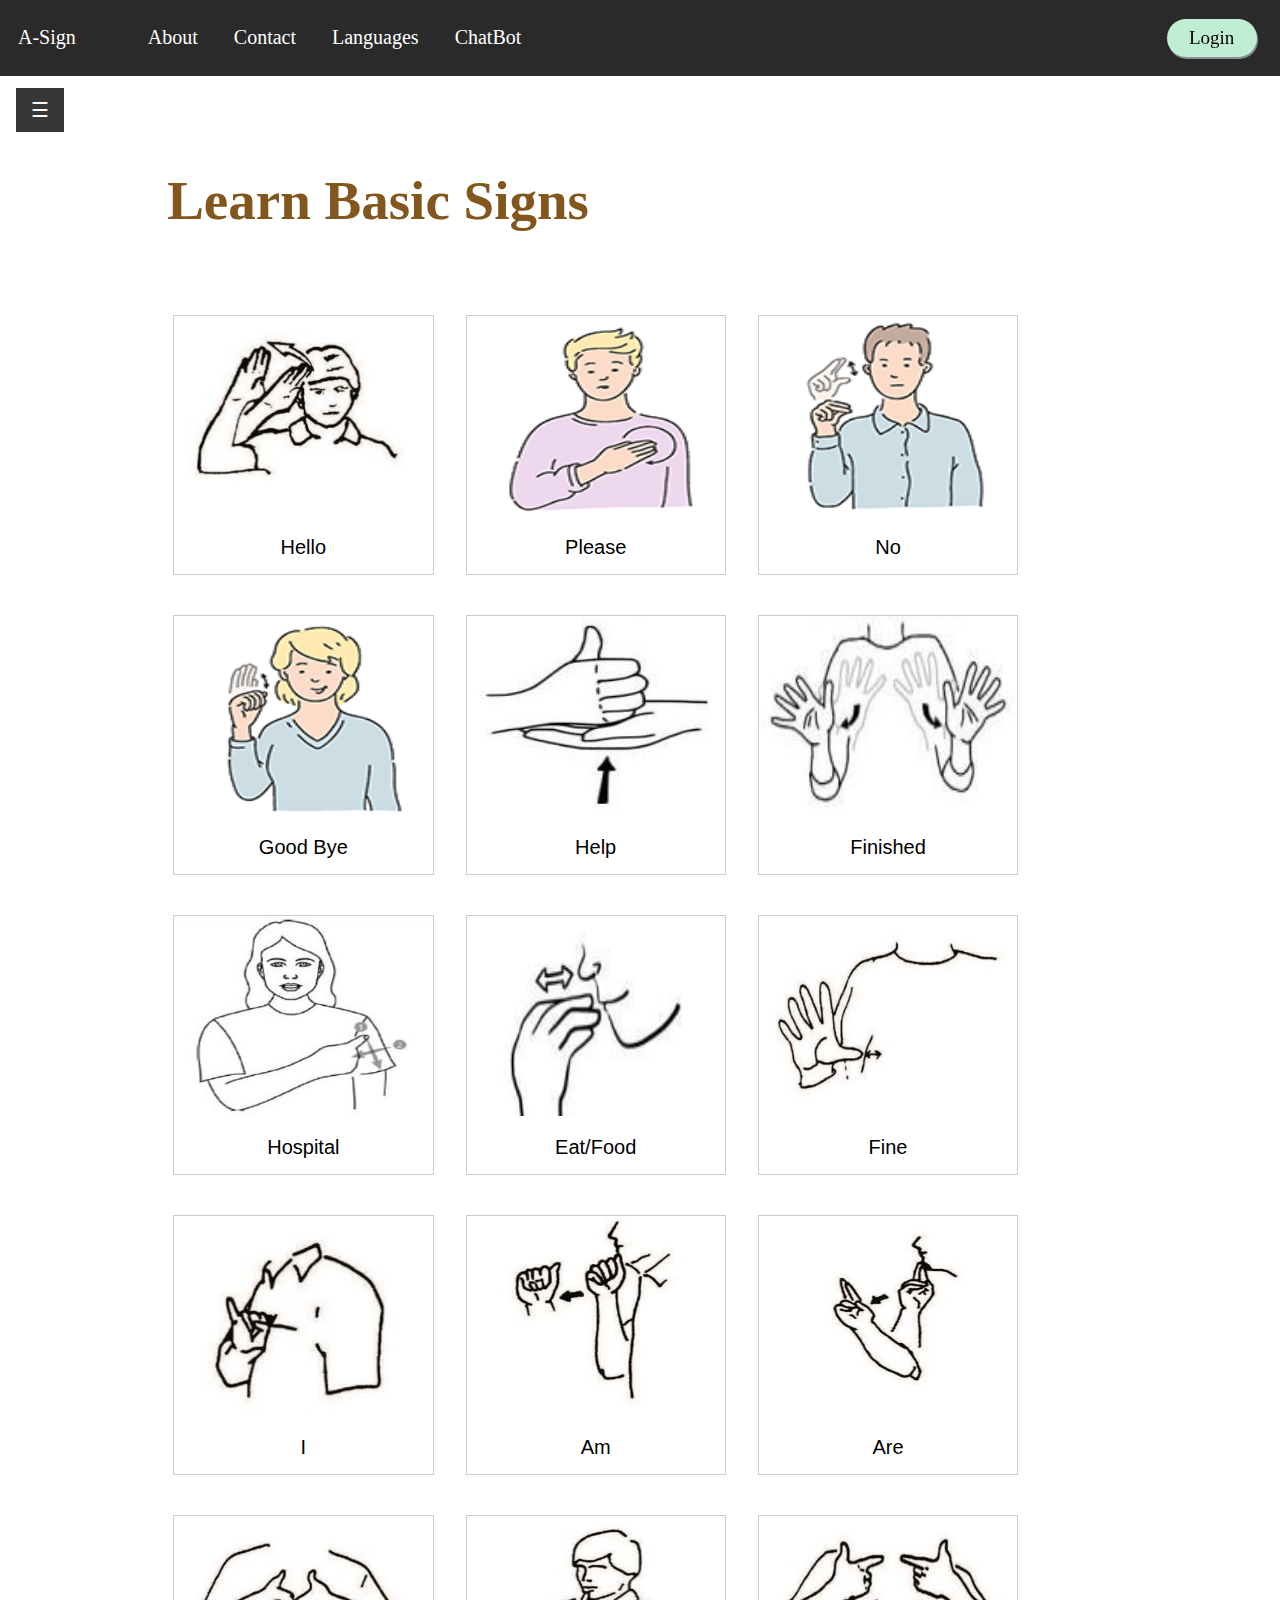
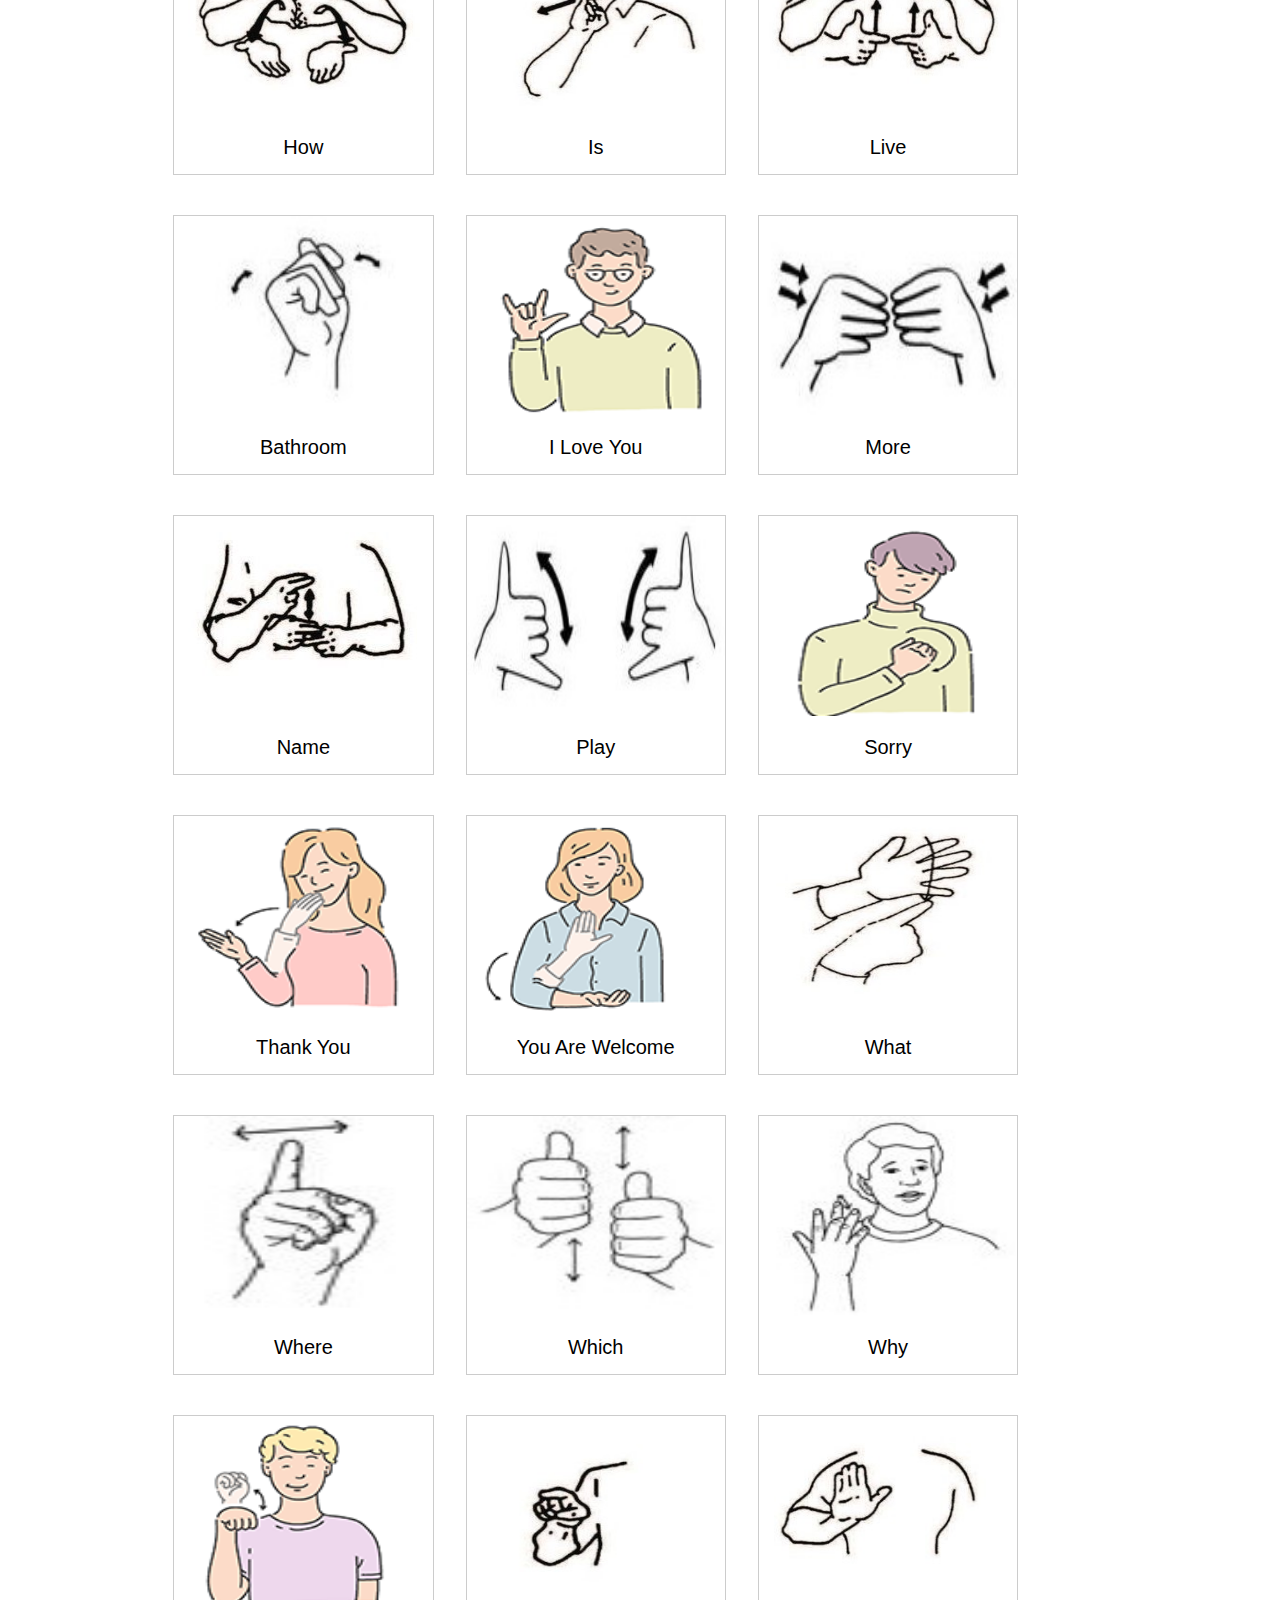
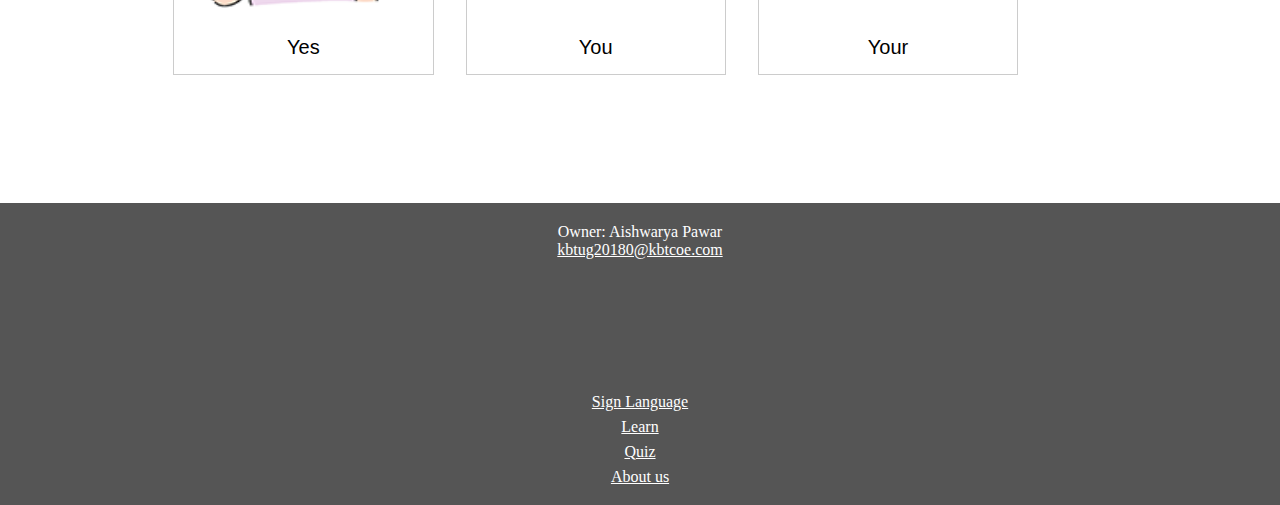
<file: learn.html>
<!DOCTYPE html>
<html lang="en">

<head>
    <meta charset="UTF-8">
    <meta http-equiv="X-UA-Compatible" content="IE=edge">
    <meta name="viewport" content="width=device-width, initial-scale=1.0">
    <link rel="stylesheet" href="css/style.css">
    <link rel="stylesheet" href="https://cdnjs.cloudflare.com/ajax/libs/font-awesome/6.4.0/css/all.min.css"
        integrity="sha512-iecdLmaskl7CVkqkXNQ/ZH/XLlvWZOJyj7Yy7tcenmpD1ypASozpmT/E0iPtmFIB46ZmdtAc9eNBvH0H/ZpiBw=="
        crossorigin="anonymous" referrerpolicy="no-referrer" />
    <!-- <link rel="stylesheet" href="https://cdn.jsdelivr.net/npm/bootstrap@5.2.3/dist/css/bootstrap.min.css" integrity="sha384-rbsA2VBKQhggwzxH7pPCaAqO46MgnOM80zW1RWuH61DGLwZJEdK2Kadq2F9CUG65" crossorigin="anonymous"> -->
    <link rel="icon" type="image/x-icon" href="img/hands.png" >
    <title>Learn</title>
    <style>
        div.gallery2 {
          border: 1px solid #ccc;
        }
        
        div.gallery2:hover {
          border: 1px solid #777;
          box-shadow: 0 12px 16px 0 rgba(0, 0, 0, 0.2), 0 14px 28px 0 rgba(0, 0, 0, 0.19);
        }
        
        div.gallery2 img {
          width: 100%;
          margin-left: 0;
          height: 200;
        }
        
        div.desc2 {
          padding: 15px;
          text-align: center;
        }
        
        * {
          box-sizing: border-box;
        }
        
        .responsive2 {
          padding: 0 6px;
          float: left;
          width: 30%;
          margin-bottom: 40px;
          margin-right: 20px;
        }
        
        @media only screen and (max-width: 700px) {
          .responsive2 {
            width: 49.99999%;
            margin: 6px 0;
          }
        }
        
        @media only screen and (max-width: 500px) {
          .responsive2 {
            width: 100%;
          }
        }
        
        .clearfix:after {
          content: "";
          display: table;
          clear: both;
        }
        </style>
</head>

<body>
    <div>
        <div id="pagetop">
            <!-- <a href="regi1.html"id="signbtn" class="bar-item log-btn bar-item-hover log-right light-green">Sign Up</a> -->
            <a href="login.html" id="loginbtn" class="btn log-btn">Login</a>
        </div>
        <div id="navbar">
            <ul>
                <li> <a href="#" class="other"><i class="fa-solid fa-hands"></i>A-Sign</a></li>
                <li> <a href="index.html"><i class="fa-solid fa-house home-btn"></i></a></li>
                <li> <a href="about.html">About</a></li>
                <li><a href="contact.html">Contact</a></li>
                <li class="dropdown">
                    <a href="javascript:void(0)" class="dropbtn">Languages</a>
                    <div class="dropdown-content">
                        <a href="sign.html">Sign Language</a>
                        <a href="#">Blind Language</a>
                    </div>
                </li>
                <li><a href="chatbot.html"target="_self">ChatBot</a></li>
            </ul>
        </div><br><br><br><br>

        <div id="mySidebar" class="sidebar">
            <a href="javascript:void(0)" class="closebtn" onclick="closeNav()">×</a>
            <a href="sign.html">Basic</a>
            <a href="types.html">Types</a>
            <a href="relation.html">Relation</a>
            <a href="learn.html">Learn</a>
            <a href="history.html">History</a>
            <a href="quiz.html">Quiz</a>
        </div>

        <div id="main">
            <button class="openbtn" onclick="openNav()">☰</button>
            <div class="main-body1">
                <h1>Learn Basic Signs</h1><br><br>

                <div class="responsive2">
                    <div class="gallery2">
                      <a target="_blank" href="img/hello.jpg">
                        <img src="img/hello.jpg" alt="Hello" width="400" height="200">
                      </a>
                      <div class="desc2">Hello</div>
                    </div>
                  </div>

                  <div class="responsive2">
                    <div class="gallery2">
                      <a target="_blank" href="img/please.png">
                        <img src="img/please.png" alt="Please" width="400" height="200">
                      </a>
                      <div class="desc2">Please</div>
                    </div>
                  </div>

                  <div class="responsive2">
                    <div class="gallery2">
                      <a target="_blank" href="img/no.png">
                        <img src="img/no.png" alt="no" width="400" height="200">
                      </a>
                      <div class="desc2">No</div>
                    </div>
                  </div>

                  <div class="responsive2">
                    <div class="gallery2">
                      <a target="_blank" href="img/goodbye.png">
                        <img src="img/goodbye.png" alt="goodbye" width="400" height="200">
                      </a>
                      <div class="desc2">Good Bye</div>
                    </div>
                  </div>

                  <div class="responsive2">
                    <div class="gallery2">
                      <a target="_blank" href="img/help.jpg">
                        <img src="img/help.jpg" alt="help" width="400" height="200">
                      </a>
                      <div class="desc2">Help</div>
                    </div>
                  </div>

                  <div class="responsive2">
                    <div class="gallery2">
                      <a target="_blank" href="img/finished.jpg">
                        <img src="img/finished.jpg" alt="finished" width="400" height="200">
                      </a>
                      <div class="desc2">Finished</div>
                    </div>
                  </div>

                  <div class="responsive2">
                    <div class="gallery2">
                      <a target="_blank" href="img/hospital.jpg">
                        <img src="img/hospital.jpg" alt="hospital" width="400" height="200">
                      </a>
                      <div class="desc2">Hospital</div>
                    </div>
                  </div>

                  <div class="responsive2">
                    <div class="gallery2">
                      <a target="_blank" href="img/eat.jpg">
                        <img src="img/eat.jpg" alt="eat" width="400" height="200">
                      </a>
                      <div class="desc2">Eat/Food</div>
                    </div>
                  </div>

                  <div class="responsive2">
                    <div class="gallery2">
                      <a target="_blank" href="img/fine.jpg">
                        <img src="img/fine.jpg" alt="fine" width="400" height="200">
                      </a>
                      <div class="desc2">Fine</div>
                    </div>
                  </div>

                  <div class="responsive2">
                    <div class="gallery2">
                      <a target="_blank" href="img/i.jpg">
                        <img src="img/i.jpg" alt="i" width="400" height="200">
                      </a>
                      <div class="desc2">I</div>
                    </div>
                  </div>

                  <div class="responsive2">
                    <div class="gallery2">
                      <a target="_blank" href="img/am.jpg">
                        <img src="img/am.jpg" alt="am" width="400" height="200">
                      </a>
                      <div class="desc2">Am</div>
                    </div>
                  </div>

                  <div class="responsive2">
                    <div class="gallery2">
                      <a target="_blank" href="img/are.jpg">
                        <img src="img/are.jpg" alt="are" width="400" height="200">
                      </a>
                      <div class="desc2">Are</div>
                    </div>
                  </div>

                  <div class="responsive2">
                    <div class="gallery2">
                      <a target="_blank" href="img/how.jpg">
                        <img src="img/how.jpg" alt="how" width="400" height="200">
                      </a>
                      <div class="desc2">How</div>
                    </div>
                  </div>

                  <div class="responsive2">
                    <div class="gallery2">
                      <a target="_blank" href="img/is.jpg">
                        <img src="img/is.jpg" alt="Is" width="400" height="200">
                      </a>
                      <div class="desc2">Is</div>
                    </div>
                  </div>

                  <div class="responsive2">
                    <div class="gallery2">
                      <a target="_blank" href="img/live.jpg">
                        <img src="img/live.jpg" alt="live" width="400" height="200">
                      </a>
                      <div class="desc2">Live</div>
                    </div>
                  </div>

                  <div class="responsive2">
                    <div class="gallery2">
                      <a target="_blank" href="img/bathroom.jpg">
                        <img src="img/bathroom.jpg" alt="bathroom" width="400" height="200">
                      </a>
                      <div class="desc2">Bathroom</div>
                    </div>
                  </div>

                  <div class="responsive2">
                    <div class="gallery2">
                      <a target="_blank" href="img/iloveyou.png">
                        <img src="img/iloveyou.png" alt="iloveyou" width="400" height="200">
                      </a>
                      <div class="desc2">I Love You</div>
                    </div>
                  </div>
                  <div class="responsive2">
                    <div class="gallery2">
                      <a target="_blank" href="img/more.jpg">
                        <img src="img/more.jpg" alt="more" width="400" height="200">
                      </a>
                      <div class="desc2">More</div>
                    </div>
                  </div>

                  <div class="responsive2">
                    <div class="gallery2">
                      <a target="_blank" href="img/name.jpg">
                        <img src="img/name.jpg" alt="name" width="400" height="200">
                      </a>
                      <div class="desc2">Name</div>
                    </div>
                  </div>

                  <div class="responsive2">
                    <div class="gallery2">
                      <a target="_blank" href="img/play.jpg">
                        <img src="img/play.jpg" alt="play" width="400" height="200">
                      </a>
                      <div class="desc2">Play</div>
                    </div>
                  </div>

                  <div class="responsive2">
                    <div class="gallery2">
                      <a target="_blank" href="img/sorry.png">
                        <img src="img/sorry.png" alt="sorry" width="400" height="200">
                      </a>
                      <div class="desc2">Sorry</div>
                    </div>
                  </div>

                  <div class="responsive2">
                    <div class="gallery2">
                      <a target="_blank" href="img/thankyou.png">
                        <img src="img/thankyou.png" alt="thankyou" width="400" height="200">
                      </a>
                      <div class="desc2">Thank You</div>
                    </div>
                  </div>

                  <div class="responsive2">
                    <div class="gallery2">
                      <a target="_blank" href="img/urwelcome.png">
                        <img src="img/urwelcome.png" alt="urwelcome" width="400" height="200">
                      </a>
                      <div class="desc2">You Are Welcome</div>
                    </div>
                  </div>

                  <div class="responsive2">
                    <div class="gallery2">
                      <a target="_blank" href="img/what.jpg">
                        <img src="img/what.jpg" alt="what" width="400" height="200">
                      </a>
                      <div class="desc2">What</div>
                    </div>
                  </div>

                  <div class="responsive2">
                    <div class="gallery2">
                      <a target="_blank" href="img/where.jpg">
                        <img src="img/where.jpg" alt="where" width="400" height="200">
                      </a>
                      <div class="desc2">Where</div>
                    </div>
                  </div>

                  <div class="responsive2">
                    <div class="gallery2">
                      <a target="_blank" href="img/which.jpg">
                        <img src="img/which.jpg" alt="which" width="400" height="200">
                      </a>
                      <div class="desc2">Which</div>
                    </div>
                  </div>

                  <div class="responsive2">
                    <div class="gallery2">
                      <a target="_blank" href="img/why.jpg">
                        <img src="img/why.jpg" alt="why" width="400" height="200">
                      </a>
                      <div class="desc2">Why</div>
                    </div>
                  </div>

                  <div class="responsive2">
                    <div class="gallery2">
                      <a target="_blank" href="img/yes.png">
                        <img src="img/yes.png" alt="yes" width="400" height="200">
                      </a>
                      <div class="desc2">Yes</div>
                    </div>
                  </div>

                  <div class="responsive2">
                    <div class="gallery2">
                      <a target="_blank" href="img/you.jpg">
                        <img src="img/you.jpg" alt="you" width="400" height="200">
                      </a>
                      <div class="desc2">You</div>
                    </div>
                  </div>

                  <div class="responsive2">
                    <div class="gallery2">
                      <a target="_blank" href="img/your.jpg">
                        <img src="img/your.jpg" alt="your" width="400" height="200">
                      </a>
                      <div class="desc2">Your</div>
                    </div>
                  </div>
                  <div class="clearfix"></div>
            </div>
            
            <script>
                function openNav() {
                    document.getElementById("mySidebar").style.width = "250px";
                    document.getElementById("main").style.marginLeft = "250px";
                }

                function closeNav() {
                    document.getElementById("mySidebar").style.width = "0";
                    document.getElementById("main").style.marginLeft = "0";
                }
            </script>
            <br><br><br><br>

        </div>
        <div class="footer-main">
          <div id="foot">
            <p>Owner: Aishwarya Pawar<br>
            <a href="#">kbtug20180@kbtcoe.com</a></p>
            <br>
              <div class="foot-content">
                        <div class="foot-link">
                          <span><a href="https://www.twitter.com/Twitter"><i class="fab fa-twitter" style="color: rgb(0, 162, 255);"></i></a></span>&nbsp;&nbsp;
                          <span><a href="https://www.facebook.com/TwitterInc"><i class="fab fa-facebook-f" style="color: rgb(30, 0, 255);"></i></a></span>&nbsp;&nbsp;
                          <span><a href="https://www.youtube.com/"><i class="fab fa-youtube" style="color: rgb(255, 0, 0);"></i></a></span>&nbsp;&nbsp;
                          <span><a href="https://www.linkedin.com/company/twitter"><i class="fab fa-linkedin" style="color: rgb(0, 123, 255);"></i></a></span>&nbsp;&nbsp;
                          <span><a href="https://www.instagram.com/twitter"><i class="fab fa-instagram" style="color: rgb(255, 0, 217);"></i></a></span>
                        </div><br><br><br>
                        <div style="line-height: 25px;">
                          <a href="sign.html">Sign Language</a><br>
                          <a href="learn.html">Learn</a><br>
                          <a href="quiz.html">Quiz</a><br>
                          <a href="about.html">About us</a><br>
                        </div>
              </div>
          </div>
        </div>
</body>

</html>
</file>
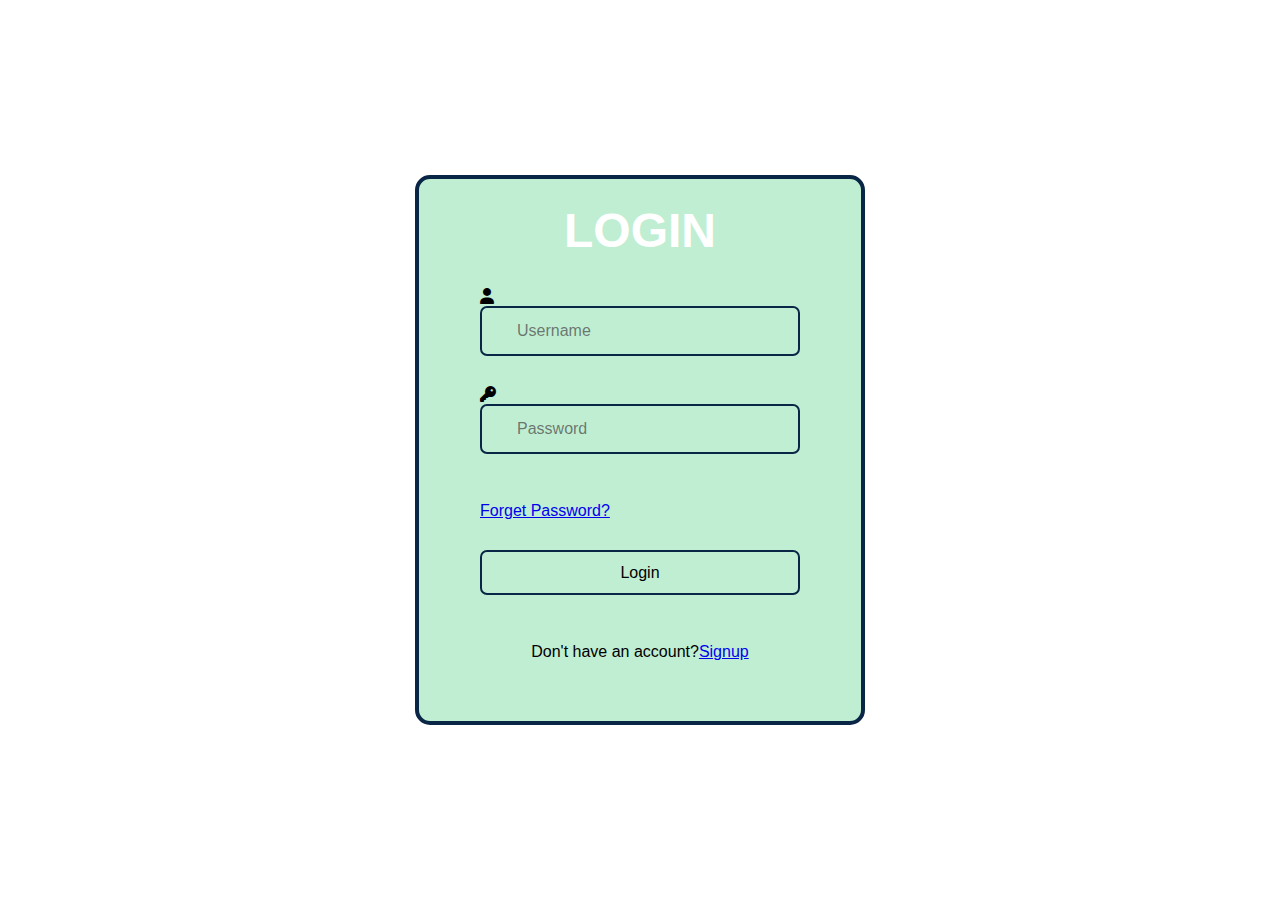
<file: login.html>
<!DOCTYPE html>
<html lang="en">

<head>
    <meta charset="UTF-8">
    <meta http-equiv="X-UA-Compatible" content="IE=edge">
    <meta name="viewport" content="width=device-width, initial-scale=1.0">
    <title>Login</title>
    <link rel="stylesheet" href="css/demo.css">
    <link rel="stylesheet" href="https://cdnjs.cloudflare.com/ajax/libs/font-awesome/6.0.0/css/all.min.css" integrity="sha512-9usAa10IRO0HhonpyAIVpjrylPvoDwiPUiKdWk5t3PyolY1cOd4DSE0Ga+ri4AuTroPR5aQvXU9xC6qOPnzFeg==" crossorigin="anonymous" referrerpolicy="no-referrer" />
    <!-- <link rel="stylesheet" href="https://maxcdn.bootstrapcdn.com/bootstrap/3.4.1/css/bootstrap.min.css"> -->
    <link rel="icon" type="image/x-icon" href="img/hands.png" >
    <script type="text/JavaScript">
        function validateForm() {
    let username1 = document.forms["myform"]["username"].value;
    let password1  = document.forms["myform"]["password"].value;
    if (username1 == "") {
      alert("Name must be filled out");
      return false;
    }
    else if (password1 == ""){
        alert("Password must be filled out");
      return false;
    }
    else{
        alert("Successful");
      return true;
    }
  }
    </script>
</head>

<body>
    <div class="wrapper">
        <form name="myform" action="/login" onsubmit="return validateForm()" method="post">
            <h2>LOGIN</h2>
            <div class="input-box">
                <tr>
                    <td>
                <span class="icon">
                    <i class="fa-solid fa-user" style="color:rgb(0, 0, 0)"></i>
                    <!-- <input type="text" placeholder="Username" required> -->
                </span>
                <input type="email" name="email" placeholder="Username" >
            </td>
            </tr>
            
            </div>
            <div class="input-box">
                <span class="icon">
                    <i class="fa-solid fa-key" style="color:rgb(0, 0, 0)"></i>
                </span>
                <input type="password" name="password" placeholder="Password" ><br><br>

            </div>
            <div class="forget-password">
                <a href="a.html">Forget Password?</a><br>
            </div>
            <button type="submit" class="login-button">Login</button><br><br>
            <div class="registration-link">
                <p>Don't have an account?<a href="registration.html">Signup</a></p><br><br>
            </div>
        </form>
    </div>
</body>

</html>
</file>
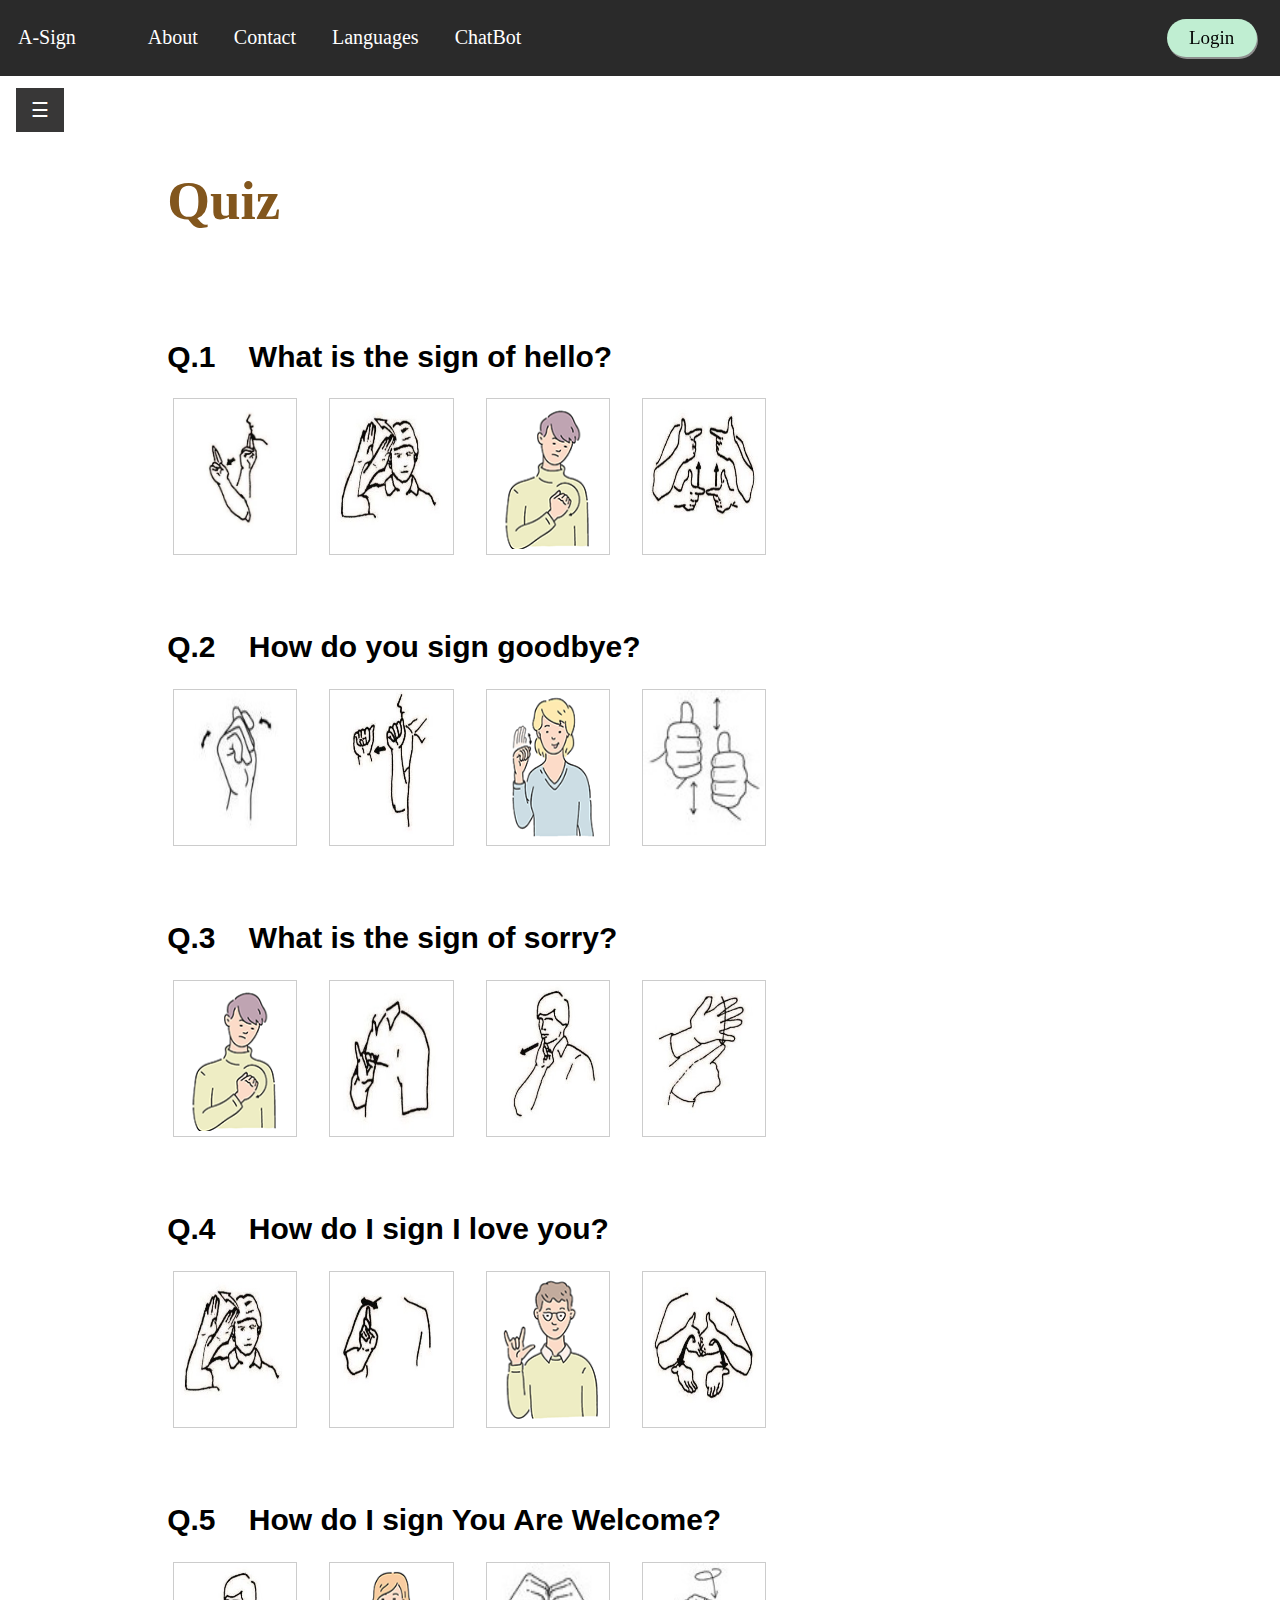
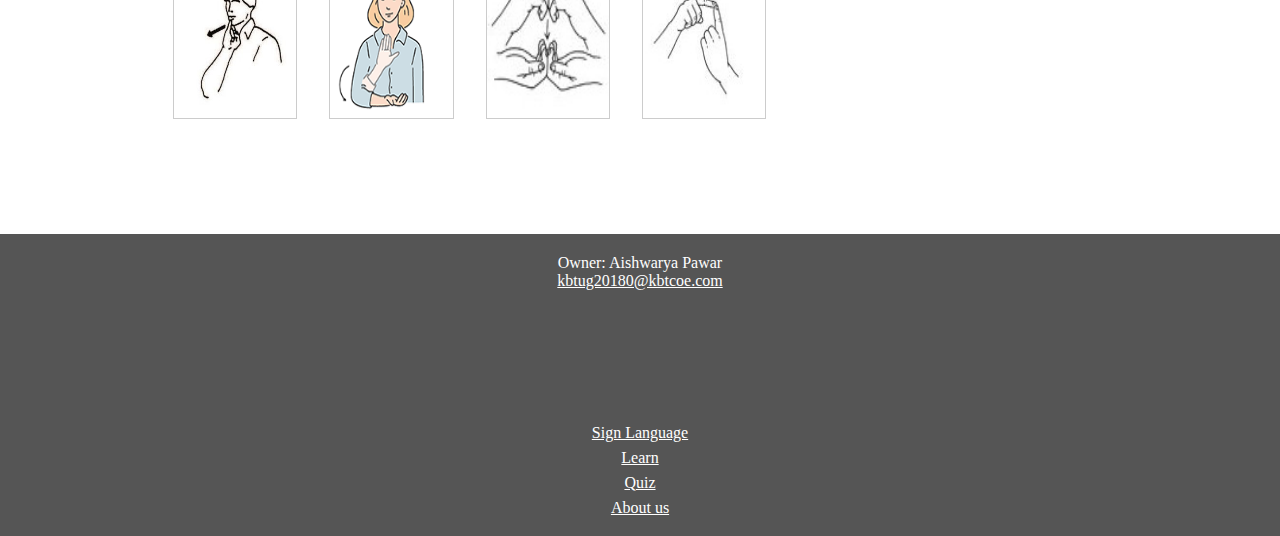
<file: quiz.html>
<!DOCTYPE html>
<html lang="en">

<head>
    <meta charset="UTF-8">
    <meta http-equiv="X-UA-Compatible" content="IE=edge">
    <meta name="viewport" content="width=device-width, initial-scale=1.0">
    <link rel="stylesheet" href="css/style.css">
    <link rel="stylesheet" href="https://cdnjs.cloudflare.com/ajax/libs/font-awesome/6.4.0/css/all.min.css"
        integrity="sha512-iecdLmaskl7CVkqkXNQ/ZH/XLlvWZOJyj7Yy7tcenmpD1ypASozpmT/E0iPtmFIB46ZmdtAc9eNBvH0H/ZpiBw=="
        crossorigin="anonymous" referrerpolicy="no-referrer" />
    <!-- <link rel="stylesheet" href="https://cdn.jsdelivr.net/npm/bootstrap@5.2.3/dist/css/bootstrap.min.css" integrity="sha384-rbsA2VBKQhggwzxH7pPCaAqO46MgnOM80zW1RWuH61DGLwZJEdK2Kadq2F9CUG65" crossorigin="anonymous"> -->
    <link rel="icon" type="image/x-icon" href="img/hands.png" >
    <title>Quiz</title>
    <style>
        div.gallery2 {
          border: 1px solid #ccc;
        }
        
        div.gallery2:hover {
          border: 1px solid #777;
          box-shadow: 0 12px 16px 0 rgba(0, 0, 0, 0.2), 0 14px 28px 0 rgba(0, 0, 0, 0.19);
        }
        
        div.gallery2 img {
          width: 100%;
          margin-left: 0;
          height: 200;
        }
        
        * {
          box-sizing: border-box;
        }
        
        .responsive2 {
          padding: 0 6px;
          float: left;
          width: 15%;
          margin-bottom: 0px;
          margin-right: 20px;
        }
        
        @media only screen and (max-width: 700px) {
          .responsive2 {
            width: 49.99999%;
            margin: 6px 0;
          }
        }
        
        @media only screen and (max-width: 500px) {
          .responsive2 {
            width: 100%;
          }
        }
        
        .clearfix:after {
          content: "";
          display: table;
          clear: both;
        }
        </style>
</head>

<body>
    <div>
        <div id="pagetop">
            <!-- <a href="regi1.html"id="signbtn" class="bar-item log-btn bar-item-hover log-right light-green">Sign Up</a> -->
            <a href="login.html" id="loginbtn" class="btn log-btn">Login</a>
        </div>
        <div id="navbar">
            <ul>
                <li> <a href="#" class="other"><i class="fa-solid fa-hands"></i>A-Sign</a></li>
                <li> <a href="index.html"><i class="fa-solid fa-house home-btn"></i></a></li>
                <li> <a href="about.html">About</a></li>
                <li><a href="contact.html">Contact</a></li>
                <li class="dropdown">
                    <a href="javascript:void(0)" class="dropbtn">Languages</a>
                    <div class="dropdown-content">
                        <a href="sign.html">Sign Language</a>
                        <a href="#">Blind Language</a>
                    </div>
                </li>
                <li><a href="chatbot.html"target="_self">ChatBot</a></li>
            </ul>
        </div><br><br><br><br>

        <div id="mySidebar" class="sidebar">
            <a href="javascript:void(0)" class="closebtn" onclick="closeNav()">×</a>
            <a href="sign.html">Basic</a>
            <a href="types.html">Types</a>
            <a href="relation.html">Relation</a>
            <a href="learn.html">Learn</a>
            <a href="histo.htmlry.html">History</a>
            <a href="quiz.html">Quiz</a>
        </div>

        <div id="main">
            <button class="openbtn" onclick="openNav()">☰</button>
            <div class="main-body1">
                <h1>Quiz</h1><br><br>
                <div>
                    <h2>Q.1 &nbsp;&nbsp; What is the sign of hello?</h2>
                    <div class="responsive2 wrong-img">
                        <div class="gallery2">
                            <img src="img/are.jpg" alt="Hello" width="50" height="150">
                        </div>
                      </div>
                      <div class="responsive2 correct-img">
                        <div class="gallery2">
                            <img src="img/hello.jpg" alt="Hello" width="50" height="150">
                        </div>
                      </div>
                      <div class="responsive2 wrong-img">
                        <div class="gallery2">
                            <img src="img/sorry.png" alt="Hello" width="50" height="150">
                        </div>
                      </div>
                      <div class="responsive2 wrong-img">
                        <div class="gallery2">
                            <img src="img/live.jpg" alt="Hello" width="50" height="150">
                        </div>
                      </div>
                      <br><br>
                </div><br><br><br><br><br><br><br>
                
                <div>
                    <h2>Q.2 &nbsp;&nbsp; How do you sign goodbye?</h2>
                    <div class="responsive2 wrong-img">
                        <div class="gallery2">
                            <img src="img/bathroom.jpg" alt="bye" width="50" height="150">
                        </div>
                      </div>
                      <div class="responsive2 wrong-img">
                        <div class="gallery2">
                            <img src="img/am.jpg" alt="bye" width="50" height="150">
                        </div>
                      </div>
                      <div class="responsive2 correct-img">
                        <div class="gallery2">
                            <img src="img/goodbye.png" alt="bye" width="50" height="150">
                        </div>
                      </div>
                      <div class="responsive2 wrong-img">
                        <div class="gallery2">
                            <img src="img/which.jpg" alt="bye" width="50" height="150">
                        </div>
                      </div>
                      <br><br>
                </div><br><br><br><br><br><br><br>


                <div>
                    <h2>Q.3 &nbsp;&nbsp; What is the sign of sorry?</h2>
                    <div class="responsive2 correct-img">
                        <div class="gallery2">
                            <img src="img/sorry.png" alt="sorry" width="50" height="150">
                        </div>
                      </div>
                      <div class="responsive2 wrong-img">
                        <div class="gallery2">
                            <img src="img/i.jpg" alt="sorry" width="50" height="150">
                        </div>
                      </div>
                      <div class="responsive2 wrong-img">
                        <div class="gallery2">
                            <img src="img/is.jpg" alt="sorry" width="50" height="150">
                        </div>
                      </div>
                      <div class="responsive2 wrong-img">
                        <div class="gallery2">
                            <img src="img/what.jpg" alt="sorry" width="50" height="150">
                        </div>
                      </div>
                      <br><br>
                </div><br><br><br><br><br><br><br>


                <div>
                    <h2>Q.4 &nbsp;&nbsp; How do I sign I love you?</h2>
                    <div class="responsive2 wrong-img">
                        <div class="gallery2">
                            <img src="img/hello.jpg" alt="bye" width="50" height="150">
                        </div>
                      </div>
                      <div class="responsive2 wrong-img">
                        <div class="gallery2">
                            <img src="img/where(do).jpg" alt="bye" width="50" height="150">
                        </div>
                      </div>
                      <div class="responsive2 correct-img">
                        <div class="gallery2">
                            <img src="img/iloveyou.png" alt="bye" width="50" height="150">
                        </div>
                      </div>
                      <div class="responsive2 wrong-img">
                        <div class="gallery2">
                            <img src="img/how.jpg" alt="bye" width="50" height="150">
                        </div>
                      </div>
                      <br><br>
                </div><br><br><br><br><br><br><br>


                <div>
                    <h2>Q.5 &nbsp;&nbsp; How do I sign You Are Welcome?</h2>
                    <div class="responsive2 wrong-img">
                        <div class="gallery2">
                            <img src="img/is.jpg" alt="bye" width="50" height="150">
                        </div>
                      </div>
                      <div class="responsive2 correct-img">
                        <div class="gallery2">
                            <img src="img/urwelcome.png" alt="bye" width="50" height="150">
                        </div>
                      </div>
                      <div class="responsive2 wrong-img">
                        <div class="gallery2">
                            <img src="img/how1.jpg" alt="bye" width="50" height="150">
                        </div>
                      </div>
                      <div class="responsive2 wrong-img">
                        <div class="gallery2">
                            <img src="img/when.jpg" alt="bye" width="50" height="150">
                        </div>
                      </div>
                      <br><br>
                </div><br><br><br><br><br><br>
                


            </div>
            
            <script>
                function openNav() {
                    document.getElementById("mySidebar").style.width = "250px";
                    document.getElementById("main").style.marginLeft = "250px";
                }

                function closeNav() {
                    document.getElementById("mySidebar").style.width = "0";
                    document.getElementById("main").style.marginLeft = "0";
                }
            </script>
            <br><br><br><br>

        </div>
        <div class="footer-main">
          <div id="foot">
            <p>Owner: Aishwarya Pawar<br>
            <a href="#">kbtug20180@kbtcoe.com</a></p>
            <br>
              <div class="foot-content">
                        <div class="foot-link">
                          <span><a href="https://www.twitter.com/Twitter"><i class="fab fa-twitter" style="color: rgb(0, 162, 255);"></i></a></span>&nbsp;&nbsp;
                          <span><a href="https://www.facebook.com/TwitterInc"><i class="fab fa-facebook-f" style="color: rgb(30, 0, 255);"></i></a></span>&nbsp;&nbsp;
                          <span><a href="https://www.youtube.com/"><i class="fab fa-youtube" style="color: rgb(255, 0, 0);"></i></a></span>&nbsp;&nbsp;
                          <span><a href="https://www.linkedin.com/company/twitter"><i class="fab fa-linkedin" style="color: rgb(0, 123, 255);"></i></a></span>&nbsp;&nbsp;
                          <span><a href="https://www.instagram.com/twitter"><i class="fab fa-instagram" style="color: rgb(255, 0, 217);"></i></a></span>
                        </div><br><br><br>
                        <div style="line-height: 25px;">
                          <a href="sign.html">Sign Language</a><br>
                          <a href="learn.html">Learn</a><br>
                          <a href="quiz.html">Quiz</a><br>
                          <a href="about.html">About us</a><br>
                        </div>
              </div>
          </div>
        </div>
</body>

</html>
</file>
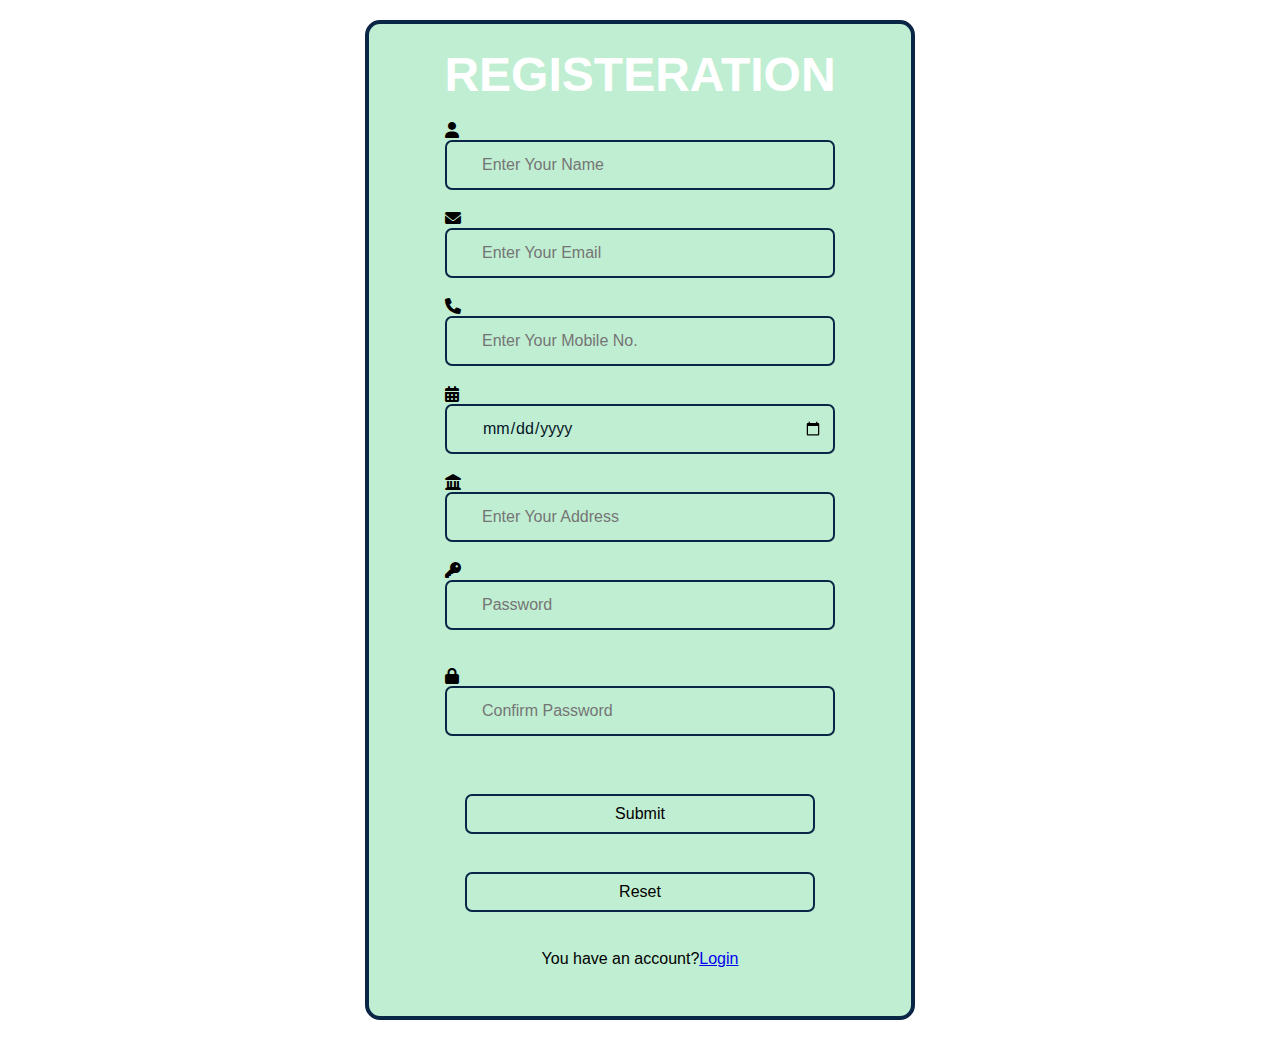
<file: registration.html>
<!DOCTYPE html>
<html lang="en">

<head>
    <meta charset="UTF-8">
    <meta http-equiv="X-UA-Compatible" content="IE=edge">
    <meta name="viewport" content="width=device-width, initial-scale=1.0">
    <title>Registeration</title>
    <link rel="stylesheet" href="css/css2.css">
    <link rel="stylesheet" href="https://cdnjs.cloudflare.com/ajax/libs/font-awesome/6.0.0/css/all.min.css" integrity="sha512-9usAa10IRO0HhonpyAIVpjrylPvoDwiPUiKdWk5t3PyolY1cOd4DSE0Ga+ri4AuTroPR5aQvXU9xC6qOPnzFeg==" crossorigin="anonymous" referrerpolicy="no-referrer" />
    <!-- <link rel="stylesheet" href="https://maxcdn.bootstrapcdn.com/bootstrap/3.4.1/css/bootstrap.min.css"> -->
    <style>
        /* For mobile phones:
[class*="col-"] {
  width: 100%;
} */

    </style>
<link rel="icon" type="image/x-icon" href="img/hands.png" >
<script type="text/JavaScript">
    function validateForm() {
let email1 = document.forms["myform"]["email"].value;
let password1  = document.forms["myform"]["password"].value;
let mobileno1  = document.forms["myform"]["mobileno"].value;
if (email1 == "") {
  alert("Name must be filled out");
  return false;
}
else if (password1 == ""){
    alert("Password must be filled out");
  return false;
}
else if (mobileno1 == ""){
    alert("Mobile No. must be filled out");
  return false;
}
else{
    alert("Successful");
  return true;
}
}
</script>

</head>

<body>
    <div class="wrapper">
        <form action="/registration" method="post">
            <h2>REGISTERATION</h2>
            <div class="input-box">
                <tr>
                    <td>
                <span class="icon">
                    <i class="fa-solid fa-user" style="color:rgb(0, 0, 0)"></i>
                    <!-- <input type="text" placeholder="Username" required> -->
                </span>
                <input type="text" name="username" placeholder="Enter Your Name" required>
            </td>
            </tr>
            
            </div>

            <div class="input-box">
                <tr>
                    <td>
                <span class="icon">
                    <i class="fa-solid fa-envelope" style="color:rgb(0, 0, 0)"></i>
                    <!-- <i class="fa-solid fa-user" style="color:rgb(0, 0, 0)"></i> -->
                    <!-- <input type="text" placeholder="Username" required> -->
                </span>
                <input type="email" name="email" placeholder="Enter Your Email" required>
            </td>
            </tr>
            
            </div>

            <div class="input-box">
                <tr>
                    <td>
                <span class="icon">
                    <i class="fa-solid fa-phone" style="color:rgb(0, 0, 0)"></i>
                    <!-- <i class="fa-solid fa-user" style="color:rgb(0, 0, 0)"></i> -->
                    <!-- <input type="text" placeholder="Username" required> -->
                </span>
                <input type="text" pattern="[0-9]{10}" name="phone" placeholder="Enter Your Mobile No." required>
            </td>
            </tr>
            
            </div>

            <div class="input-box">
                <tr>
                    <td>
                <span class="icon">
                    <i class="fa-solid fa-calendar-days" style="color:rgb(0, 0, 0)"></i>
                    <!-- <i class="fa-solid fa-user" style="color:rgb(0, 0, 0)"></i> -->
                    <!-- <input type="text" placeholder="Username" required> -->
                </span>
                <input type="date" name="dob" placeholder="Enter Your DOB" required>
            </td>
            </tr>
            
            </div>

            <div class="input-box">
                <tr>
                    <td>
                <span class="icon">
                    <i class="fa-solid fa-landmark" style="color:rgb(0, 0, 0)"></i>
                    <!-- <i class="fa-solid fa-user" style="color:rgb(0, 0, 0)"></i> -->
                    <!-- <input type="text" placeholder="Username" required> -->
                </span>
                <input type="textarea" cols="20" rows="5" name="address" placeholder="Enter Your Address" required>
            </td>
            </tr>
            
            </div>

            <!-- <div class="input-box">
                <tr>
                    <td>
                <span class="icon">
                    <i class="fa-solid fa-user" style="color:rgb(0, 0, 0)"></i>
                     <input type="text" placeholder="Username" required> -->
                <!-- </span>
                <input type="date" name="username" placeholder="Enter Your DOB" required>
            </td>
            </tr>
            
            </div> --> 

            <div class="input-box">
                <span class="icon">
                    <i class="fa-solid fa-key" style="color:rgb(0, 0, 0)"></i>
                </span>
                <input type="password" name="password" placeholder="Password" required><br><br>

            </div>

            <div class="input-box">
                <span class="icon">
                    <i class="fa-solid fa-lock" style="color:rgb(0, 0, 0)"></i>
                    <!-- <i class="fa-solid fa-key" style="color:rgb(0, 0, 0)"></i> -->
                </span>
                <input type="password" name="confirmpassword" placeholder="Confirm Password" required><br><br>

            </div>

            <!-- <div class="forget-password">
                <a href="a.html">Forget Password?</a><br>
            </div> -->
            <button type="submit" class="login-button">Submit</button><br><br>
            <button type="reset" class="login-button">Reset</button><br><br>
            <div class="registration-link">
                <p>You have an account?<a href="login.html">Login</a></p><br><br>
            </div>
        </form>
    </div>
</body>

</html>
</file>
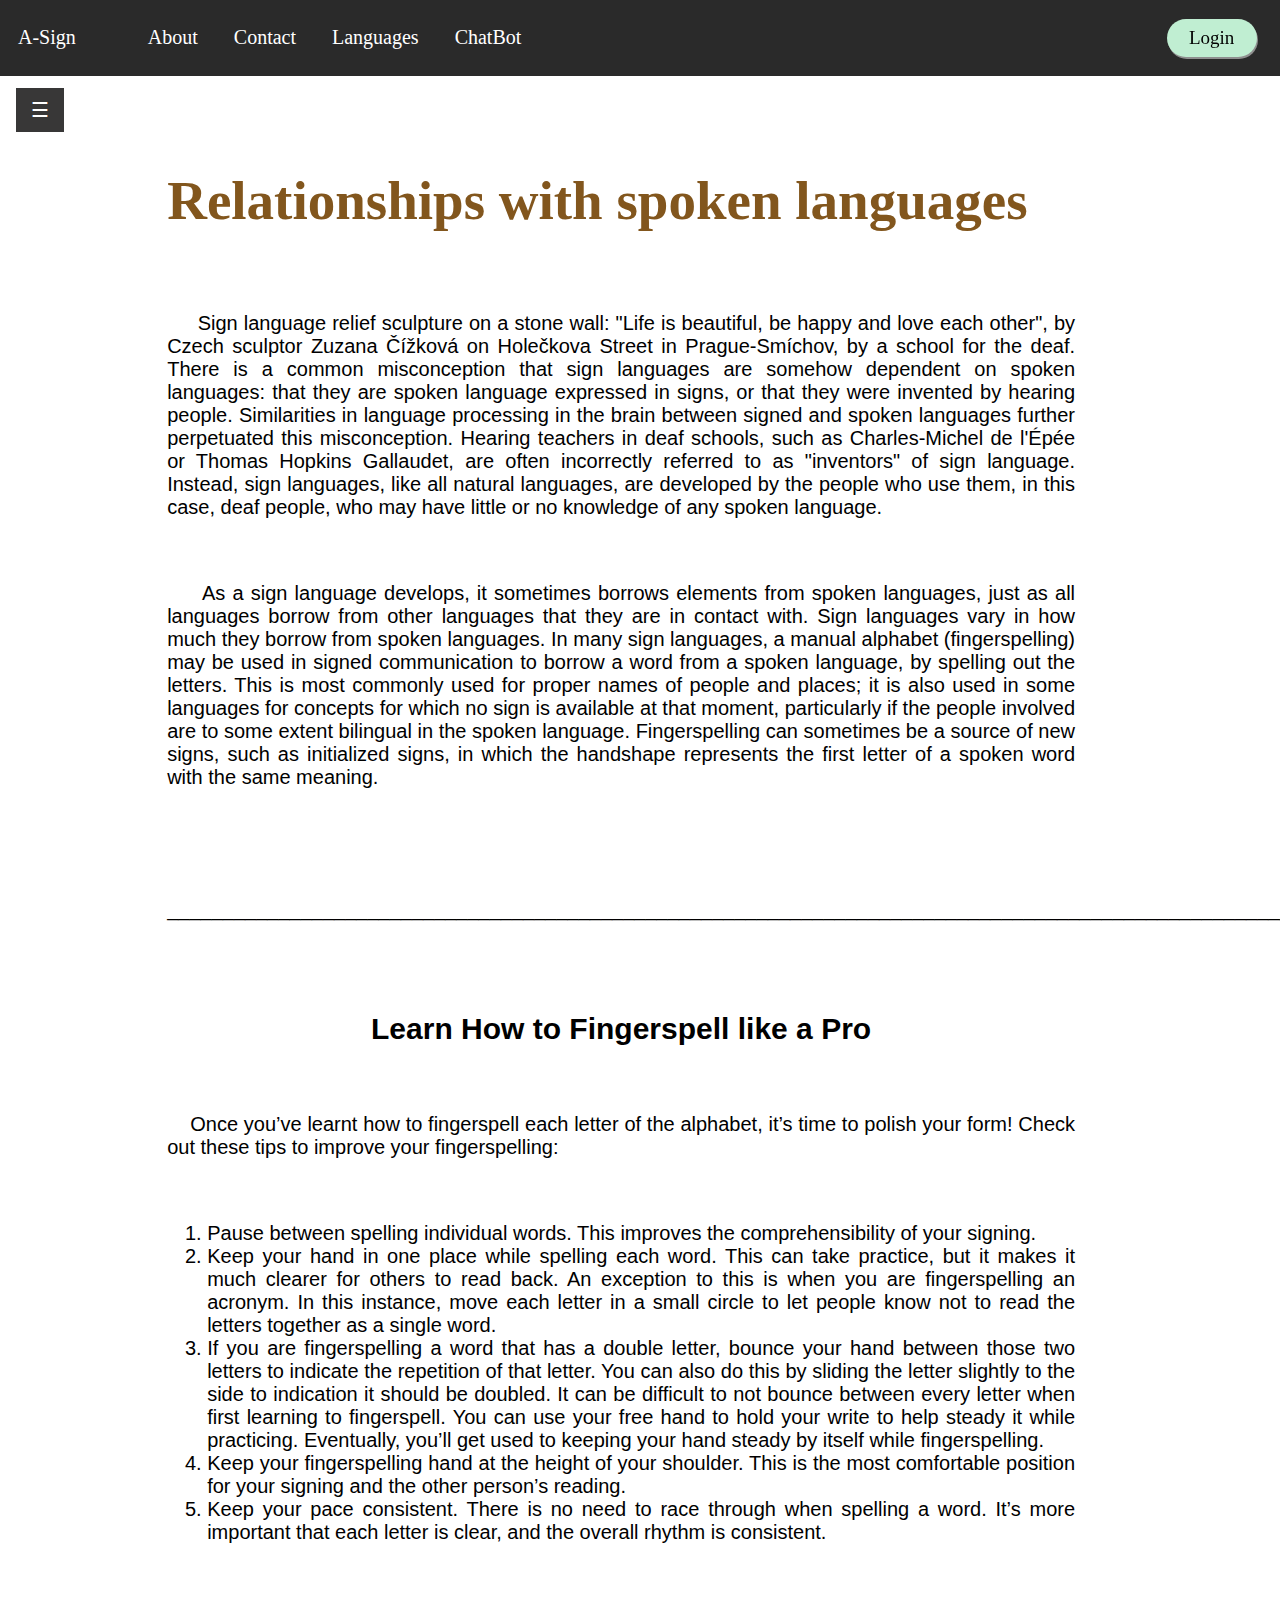
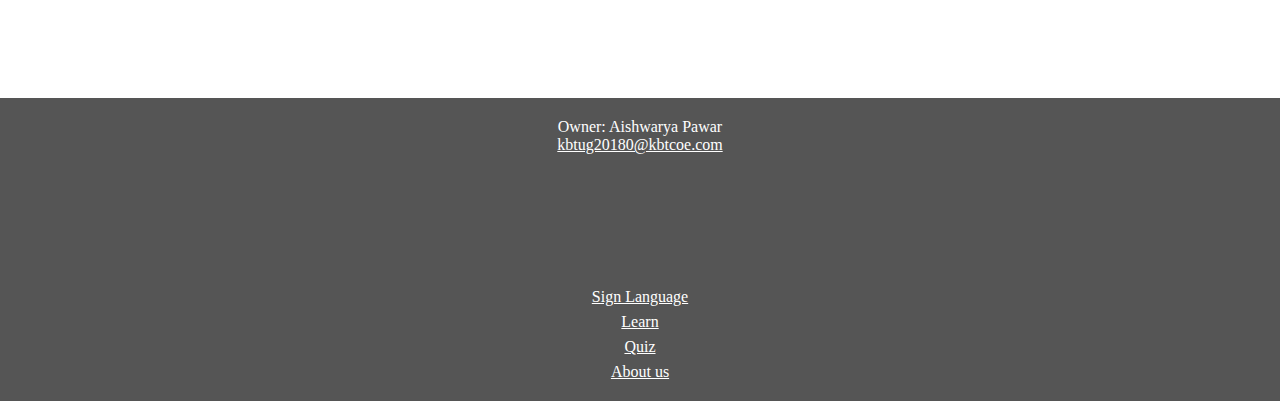
<file: relation.html>
<!DOCTYPE html>
<html lang="en">

<head>
    <meta charset="UTF-8">
    <meta http-equiv="X-UA-Compatible" content="IE=edge">
    <meta name="viewport" content="width=device-width, initial-scale=1.0">
    <link rel="stylesheet" href="css/style.css">
    <link rel="stylesheet" href="https://cdnjs.cloudflare.com/ajax/libs/font-awesome/6.4.0/css/all.min.css"
        integrity="sha512-iecdLmaskl7CVkqkXNQ/ZH/XLlvWZOJyj7Yy7tcenmpD1ypASozpmT/E0iPtmFIB46ZmdtAc9eNBvH0H/ZpiBw=="
        crossorigin="anonymous" referrerpolicy="no-referrer" />
    <!-- <link rel="stylesheet" href="https://cdn.jsdelivr.net/npm/bootstrap@5.2.3/dist/css/bootstrap.min.css" integrity="sha384-rbsA2VBKQhggwzxH7pPCaAqO46MgnOM80zW1RWuH61DGLwZJEdK2Kadq2F9CUG65" crossorigin="anonymous"> -->
    <link rel="icon" type="image/x-icon" href="img/hands.png" >
    <title>Relation</title>
</head>

<body>
    <div>
        <div id="pagetop">
            <!-- <a href="regi1.html"id="signbtn" class="bar-item log-btn bar-item-hover log-right light-green">Sign Up</a> -->
            <a href="login.html" id="loginbtn" class="btn log-btn">Login</a>
        </div>
        <div id="navbar">
            <ul>
                <li> <a href="#" class="other"><i class="fa-solid fa-hands"></i>A-Sign</a></li>
                <li> <a href="index.html"><i class="fa-solid fa-house home-btn"></i></a></li>
                <li> <a href="about.html">About</a></li>
                <li><a href="contact.html">Contact</a></li>
                <li class="dropdown">
                    <a href="javascript:void(0)" class="dropbtn">Languages</a>
                    <div class="dropdown-content">
                        <a href="sign.html">Sign Language</a>
                        <a href="#">Blind Language</a>
                    </div>
                </li>
                <li><a href="chatbot.html"target="_self">ChatBot</a></li>
            </ul>
        </div><br><br><br><br>

        <div id="mySidebar" class="sidebar">
            <a href="javascript:void(0)" class="closebtn" onclick="closeNav()">×</a>
            <a href="sign.html">Basic</a>
            <a href="types.html">Types</a>
            <a href="relation.html">Relation</a>
            <a href="learn.html">Learn</a>
            <a href="history.html">History</a>
            <a href="quiz.html">Quiz</a>
        </div>

        <div id="main">
            <button class="openbtn" onclick="openNav()">☰</button>
            <div class="main-body1">
                <h1>Relationships with spoken languages</h1><br>
                <div>

                    <p>&nbsp;&nbsp;&nbsp;&nbsp; Sign language relief sculpture on a stone wall: "Life is beautiful, be
                        happy
                        and love each other", by Czech sculptor Zuzana Čížková on Holečkova Street in Prague-Smíchov, by
                        a school for the deaf.
                        There is a common misconception that sign languages are somehow dependent on spoken
                        languages: that they are spoken language expressed in signs, or that they were invented by
                        hearing people. Similarities in language processing in the brain between signed and spoken
                        languages further perpetuated this misconception. Hearing teachers in deaf schools, such as
                        Charles-Michel de l'Épée or Thomas Hopkins Gallaudet, are often incorrectly referred to as
                        "inventors" of sign language. Instead, sign languages, like all natural languages, are developed
                        by the people who use them, in this case, deaf people, who may have little or no knowledge of
                        any spoken language.</p>
                    <br>
                    <p>&nbsp;&nbsp;&nbsp;&nbsp; As a sign language develops, it sometimes borrows elements from spoken
                        languages, just as all
                        languages borrow from other languages that they are in contact with. Sign languages vary in how
                        much they borrow from spoken languages. In many sign languages, a manual alphabet
                        (fingerspelling) may be used in signed communication to borrow a word from a spoken language, by
                        spelling out the letters. This is most commonly used for proper names of people and places; it
                        is also used in some languages for concepts for which no sign is available at that moment,
                        particularly if the people involved are to some extent bilingual in the spoken language.
                        Fingerspelling can sometimes be a source of new signs, such as initialized signs, in which the
                        handshape represents the first letter of a spoken word with the same meaning.</p>
                    <br><br><br>
<p>______________________________________________________________________________________________________</p>
                </div><br><br>
            <div>
                <h2 style="text-align: center;">Learn How to Fingerspell like a Pro</h2><br>
                <p>&nbsp;&nbsp;&nbsp; Once you’ve learnt how to fingerspell each letter of the alphabet, it’s time to
                    polish your form! Check out these tips to improve your fingerspelling:</p>
                <br>
                <ol>
                    <li>Pause between spelling individual words. This improves the comprehensibility of your signing.</li>
                    <li>Keep your hand in one place while spelling each word. This can take practice, but it makes it much
                    clearer for others to read back. An exception to this is when you are fingerspelling an acronym. In
                    this instance, move each letter in a small circle to let people know not to read the letters
                    together as a single word.</li>
                    <li>If you are fingerspelling a word that has a double letter, bounce your hand between those two
                    letters to indicate the repetition of that letter. You can also do this by sliding the letter
                    slightly to the side to indication it should be doubled. It can be difficult to not bounce between
                    every letter when first learning to fingerspell. You can use your free hand to hold your write to
                    help steady it while practicing. Eventually, you’ll get used to keeping your hand steady by itself
                    while fingerspelling.</li>
                    <li>Keep your fingerspelling hand at the height of your shoulder. This is the most comfortable position
                    for your signing and the other person’s reading.</li>
                    <li>Keep your pace consistent. There is no need to race through when spelling a word. It’s more
                    important that each letter is clear, and the overall rhythm is consistent.</li>
                </ol>
            </div>
                <script>
                    var coll = document.getElementsByClassName("collapsible");
                    var i;

                    for (i = 0; i < coll.length; i++) {
                        coll[i].addEventListener("click", function () {
                            this.classList.toggle("active");
                            var content = this.nextElementSibling;
                            if (content.style.maxHeight) {
                                content.style.maxHeight = null;
                            } else {
                                content.style.maxHeight = content.scrollHeight + "px";
                            }
                        });
                    }
                </script>
                <script>
                    function openNav() {
                        document.getElementById("mySidebar").style.width = "250px";
                        document.getElementById("main").style.marginLeft = "250px";
                    }

                    function closeNav() {
                        document.getElementById("mySidebar").style.width = "0";
                        document.getElementById("main").style.marginLeft = "0";
                    }
                </script>
                <br><br><br><br><br><br><br><br><br><br><br><br><br><br><br><br><br><br><br><br>
            </div>
        </div>
        <div class="footer-main">
            <div id="foot">
              <p>Owner: Aishwarya Pawar<br>
              <a href="#">kbtug20180@kbtcoe.com</a></p>
              <br>
                <div class="foot-content">
                          <div class="foot-link">
                            <span><a href="https://www.twitter.com/Twitter"><i class="fab fa-twitter" style="color: rgb(0, 162, 255);"></i></a></span>&nbsp;&nbsp;
                            <span><a href="https://www.facebook.com/TwitterInc"><i class="fab fa-facebook-f" style="color: rgb(30, 0, 255);"></i></a></span>&nbsp;&nbsp;
                            <span><a href="https://www.youtube.com/"><i class="fab fa-youtube" style="color: rgb(255, 0, 0);"></i></a></span>&nbsp;&nbsp;
                            <span><a href="https://www.linkedin.com/company/twitter"><i class="fab fa-linkedin" style="color: rgb(0, 123, 255);"></i></a></span>&nbsp;&nbsp;
                            <span><a href="https://www.instagram.com/twitter"><i class="fab fa-instagram" style="color: rgb(255, 0, 217);"></i></a></span>
                          </div><br><br><br>
                          <div style="line-height: 25px;">
                            <a href="sign.html">Sign Language</a><br>
                            <a href="learn.html">Learn</a><br>
                            <a href="quiz.html">Quiz</a><br>
                            <a href="about.html">About us</a><br>
                          </div>
                </div>
            </div>
          </div>
</body>

</html>
</file>
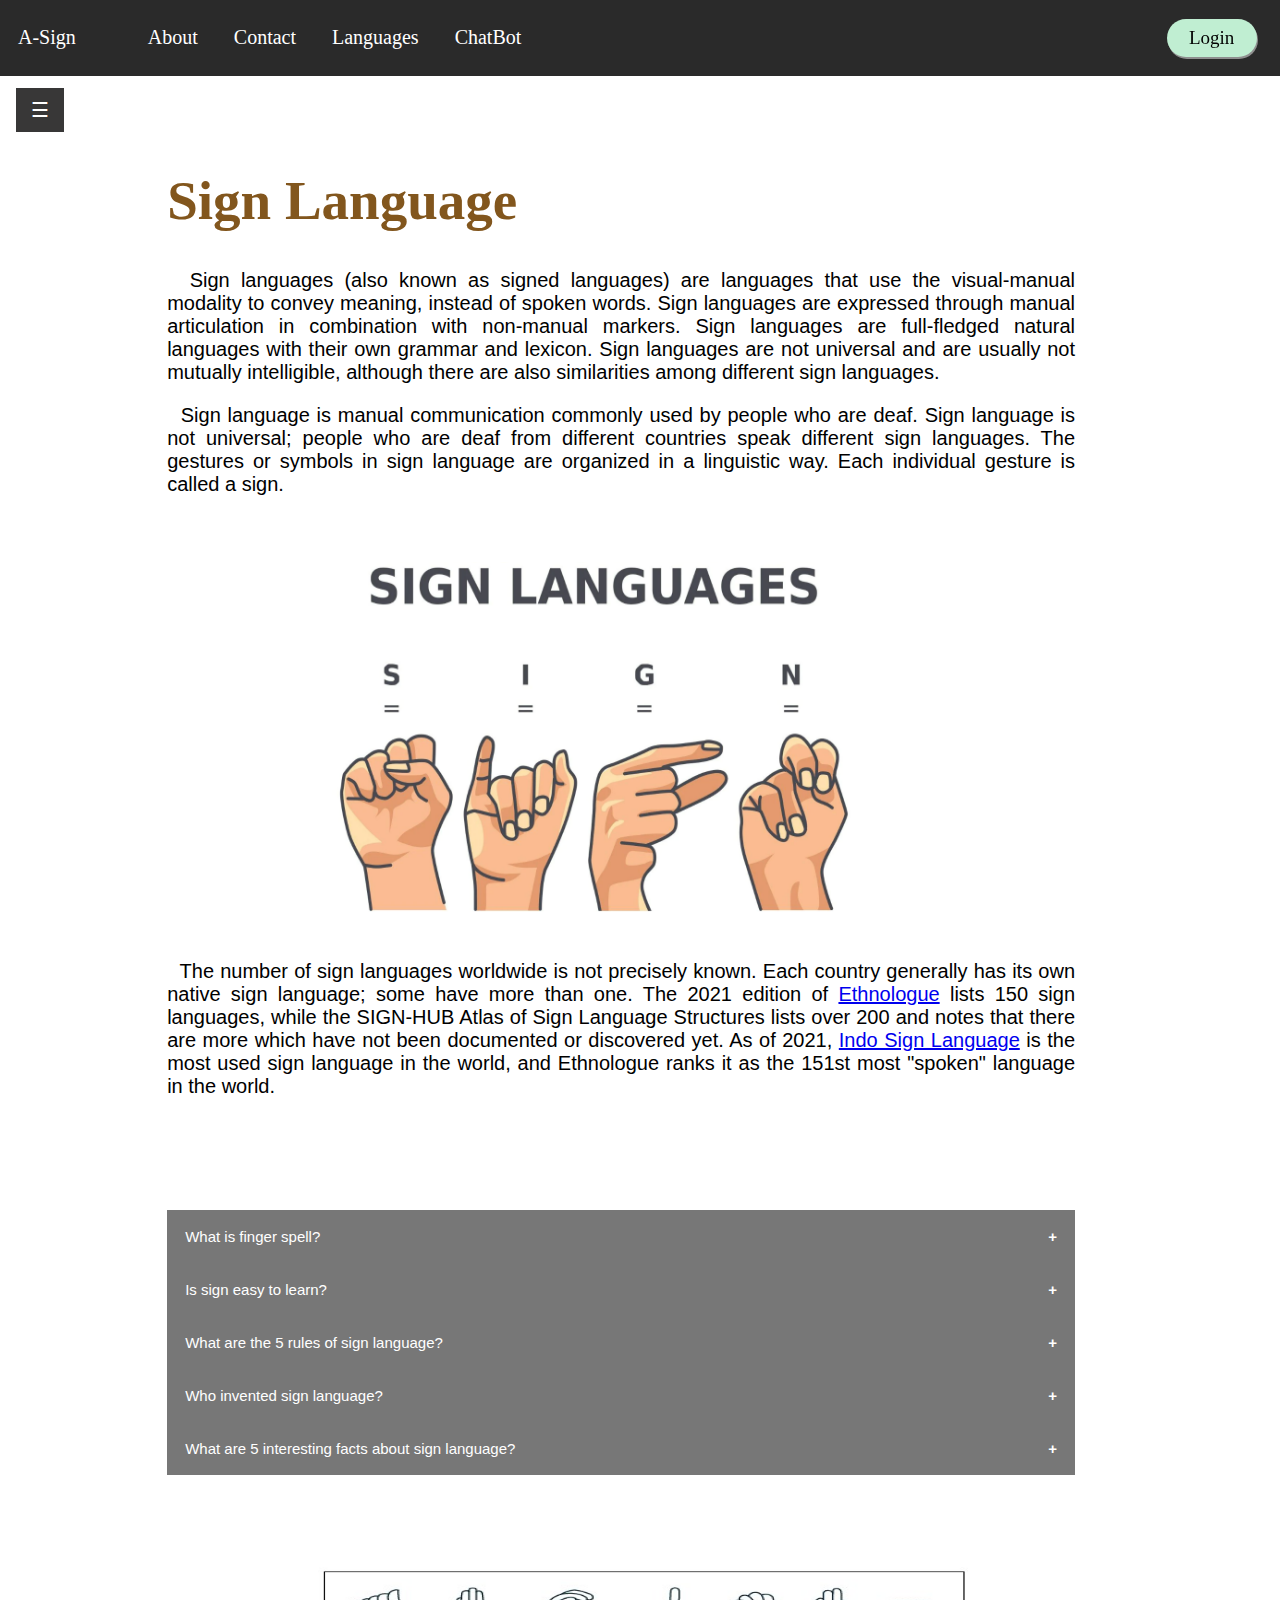
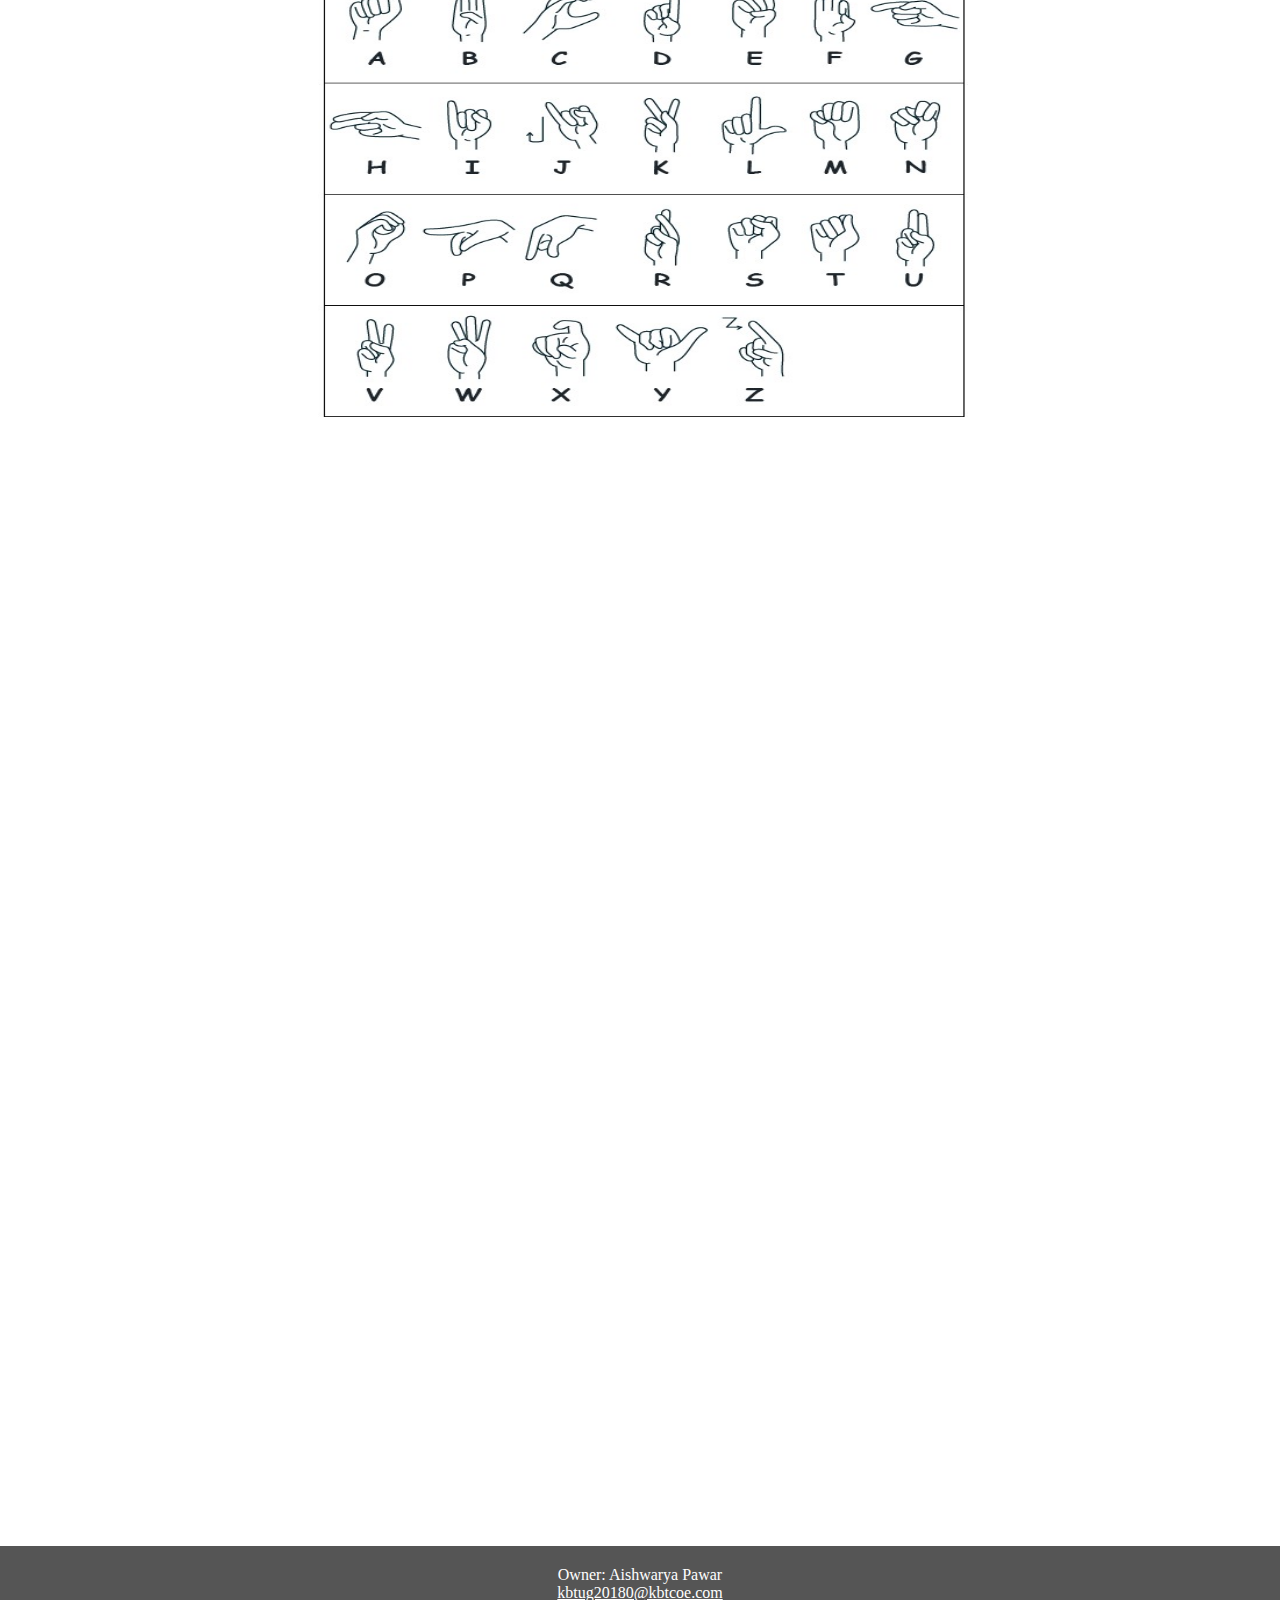
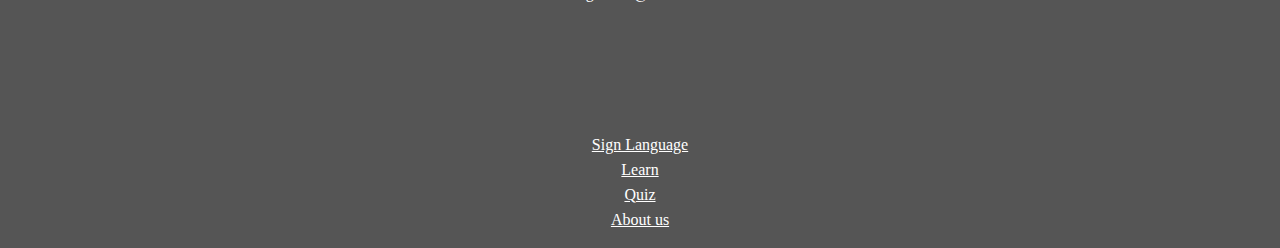
<file: sign.html>
<!DOCTYPE html>
<html lang="en">

<head>
  <meta charset="UTF-8">
  <meta http-equiv="X-UA-Compatible" content="IE=edge">
  <meta name="viewport" content="width=device-width, initial-scale=1.0">
  <link rel="stylesheet" href="css/style.css">
  <link rel="stylesheet" href="https://cdnjs.cloudflare.com/ajax/libs/font-awesome/6.4.0/css/all.min.css"
    integrity="sha512-iecdLmaskl7CVkqkXNQ/ZH/XLlvWZOJyj7Yy7tcenmpD1ypASozpmT/E0iPtmFIB46ZmdtAc9eNBvH0H/ZpiBw=="
    crossorigin="anonymous" referrerpolicy="no-referrer" />
  <!-- <link rel="stylesheet" href="https://cdn.jsdelivr.net/npm/bootstrap@5.2.3/dist/css/bootstrap.min.css" integrity="sha384-rbsA2VBKQhggwzxH7pPCaAqO46MgnOM80zW1RWuH61DGLwZJEdK2Kadq2F9CUG65" crossorigin="anonymous"> -->
  <link rel="icon" type="image/x-icon" href="img/hands.png" >
  <title>Sign Language</title>
</head>

<body>
  <div>
    <div id="pagetop">
      <!-- <a href="regi1"id="signbtn" class="bar-item log-btn bar-item-hover log-right light-green">Sign Up</a> -->
      <a href="login.html" id="loginbtn" class="btn log-btn">Login</a>
    </div>
    <div id="navbar">
      <ul>
        <li> <a href="#" class="other"><i class="fa-solid fa-hands"></i>A-Sign</a></li>
        <li> <a href="index.html"><i class="fa-solid fa-house home-btn"></i></a></li>
        <li> <a href="about.html">About</a></li>
        <li><a href="contact.html">Contact</a></li>
        <li class="dropdown">
          <a href="javascript:void(0)" class="dropbtn">Languages</a>
          <div class="dropdown-content">
            <a href="sign.html">Sign Language</a>
            <a href="#">Blind Language</a>
          </div>
        </li>
        <li><a href="chatbot.html"target="_self">ChatBot</a></li>
      </ul>
    </div><br><br><br><br>
    <!-- <div class="side-dropdown" style="float: left!important;">
              <button class="side-dropbtn"><i class="fa-solid fa-bars"></i></button>
            <div class="side-dropdown-content sidebar collapse" id="sidenav" style="top:118px;display:block;">
              <div id="leftmenuinner" style="padding-top: 0px;">
                <div id="leftmenuinnerinner">
                  <a target="_top" href="blind"><h2><span>Basic</span></h2></a>
                </div>
              </div>
            </div>
          </div> -->
    <div id="mySidebar" class="sidebar">
      <a href="javascript:void(0)" class="closebtn" onclick="closeNav()">×</a>
      <a href="sign.html">Basic</a>
      <a href="types.html">Types</a>
      <a href="relation.html">Relation</a>
      <a href="learn.html">Learn</a>
      <a href="history.html">History</a>
      <a href="quiz.html">Quiz</a>
    </div>

    <div id="main">
      <button class="openbtn" onclick="openNav()">☰</button>
      <div class="main-body1">
        <h1>Sign Language</h1>
        <p>&nbsp;&nbsp;Sign languages (also known as signed languages) are languages that use the visual-manual modality to convey
          meaning, instead of spoken words. Sign languages are expressed through manual articulation in combination
          with non-manual markers. Sign languages are full-fledged natural languages with their own grammar and
          lexicon. Sign languages are not universal and are usually not mutually intelligible, although there
          are also similarities among different sign languages.</p>
        <p>&nbsp;&nbsp;Sign language is manual communication commonly used by people who are deaf. Sign language is not universal;
          people who are deaf from different countries speak different sign languages. The gestures or symbols in sign
          language are organized in a linguistic way. Each individual gesture is called a sign.</p>
        <br><br><img src="img/sign.png" alt="sign language" width="550" height="350">
        <br><br><p>&nbsp;&nbsp;The number of sign languages worldwide is not precisely known. Each country generally has its own native sign
          language; some have more than one. The 2021 edition of <a href="https://en.wikipedia.org/wiki/Ethnologue">Ethnologue</a> lists 150 sign languages, while the
          SIGN-HUB Atlas of Sign Language Structures lists over 200 and notes that there are more which have not been
          documented or discovered yet. As of 2021, <a href="https://en.wikipedia.org/wiki/Indo_Sign_Language">Indo Sign Language</a> is the most used sign language in the world,
          and Ethnologue ranks it as the 151st most "spoken" language in the world.</p>
          <br><br><br><br>
          <div>
            <button class="collapsible">What is finger spell?</button>
<div class="content">
  <p>Finger spelling is a building block in which you or your child uses hands and fingers to spell out words. Hand shapes represent the letters in the alphabet. Finger spelling is used with many other building blocks; it is almost never used by itself.</p>
</div>
<button class="collapsible">Is sign easy to learn?</button>
<div class="content">
  <p>Sign language is one of the easiest languages to learn. So many of the signs are commonplace gestures. Children pick up on the signs quickly and are eager to use them. The fact that it is easy helps encourage the learning.</p>
</div>
<button class="collapsible">What are the 5 rules of sign language?</button>
<div class="content">
  <p>In American Sign Language (ASL), we use the 5 Parameters of ASL to describe how a sign behaves within the signer's space. The parameters are handshape, palm orientation, movement, location, and expression/non-manual signals.</p>
</div>
<button class="collapsible">Who invented sign language?</button>
<div class="content">
  <p>The first American school for the deaf was established in 1817 by Laurent Clerc and Thomas Hopkins Gallaudet. They are often credited as the inventors of American Sign Language.</p>
</div>
<button class="collapsible">What are 5 interesting facts about sign language?</button>
<div class="content">
  <p>Five Interesting Facts Most People Don't Know About Sign Language <br>
    &nbsp;&nbsp; - It's the fourth most used language in the UK.<br>
    &nbsp;&nbsp; - Different countries have their own versions of sign language.<br>
    &nbsp;&nbsp; - Sign language uses more than just hand gestures.<br>
    &nbsp;&nbsp; - Many deaf people have 'name signs'.<br>
    &nbsp;&nbsp; - Sign language isn't as difficult to learn as it looks.</p>
</div>
          </div><br><br>
          <br><br><img src="img/sign1.jpg" alt="Alphabet of sign language" width="650" height="450">
        </div>
        <br><br><br><br><br><br><br>
        <iframe class="vid"width="660" height="415" src="https://www.youtube.com/embed/3jqdRk-Naz4" title="YouTube video player" frameborder="0" allow="accelerometer; autoplay; clipboard-write; encrypted-media; gyroscope; picture-in-picture; web-share" allowfullscreen></iframe>
        <br><br><br><br><br>
        <iframe class="vid"width="660" height="415" src="https://www.youtube.com/embed/9NpgdozsJjU" title="YouTube video player" frameborder="0" allow="accelerometer; autoplay; clipboard-write; encrypted-media; gyroscope; picture-in-picture; web-share" allowfullscreen></iframe>
    
      </div>
      <script>
        var coll = document.getElementsByClassName("collapsible");
        var i;
        
        for (i = 0; i < coll.length; i++) {
          coll[i].addEventListener("click", function() {
            this.classList.toggle("active");
            var content = this.nextElementSibling;
            if (content.style.maxHeight){
              content.style.maxHeight = null;
            } else {
              content.style.maxHeight = content.scrollHeight + "px";
            } 
          });
        }
        </script>
    <script>
      function openNav() {
        document.getElementById("mySidebar").style.width = "250px";
        document.getElementById("main").style.marginLeft = "250px";
      }

      function closeNav() {
        document.getElementById("mySidebar").style.width = "0";
        document.getElementById("main").style.marginLeft = "0";
      }
    </script>
    <br><br><br><br>
    
  </div>
  <div class="footer-main">
    <div id="foot">
      <p>Owner: Aishwarya Pawar<br>
      <a href="#">kbtug20180@kbtcoe.com</a></p>
      <br>
        <div class="foot-content">
                  <div class="foot-link">
                    <span><a href="https://www.twitter.com/Twitter"><i class="fab fa-twitter" style="color: rgb(0, 162, 255);"></i></a></span>&nbsp;&nbsp;
                    <span><a href="https://www.facebook.com/TwitterInc"><i class="fab fa-facebook-f" style="color: rgb(30, 0, 255);"></i></a></span>&nbsp;&nbsp;
                    <span><a href="https://www.youtube.com/"><i class="fab fa-youtube" style="color: rgb(255, 0, 0);"></i></a></span>&nbsp;&nbsp;
                    <span><a href="https://www.linkedin.com/company/twitter"><i class="fab fa-linkedin" style="color: rgb(0, 123, 255);"></i></a></span>&nbsp;&nbsp;
                    <span><a href="https://www.instagram.com/twitter"><i class="fab fa-instagram" style="color: rgb(255, 0, 217);"></i></a></span>
                  </div><br><br><br>
                  <div style="line-height: 25px;">
                    <a href="sign.html">Sign Language</a><br>
                    <a href="learn.html">Learn</a><br>
                    <a href="quiz.html">Quiz</a><br>
                    <a href="about.html">About us</a><br>
                  </div>
        </div>
    </div>
  </div>
</body>

</html>
</file>
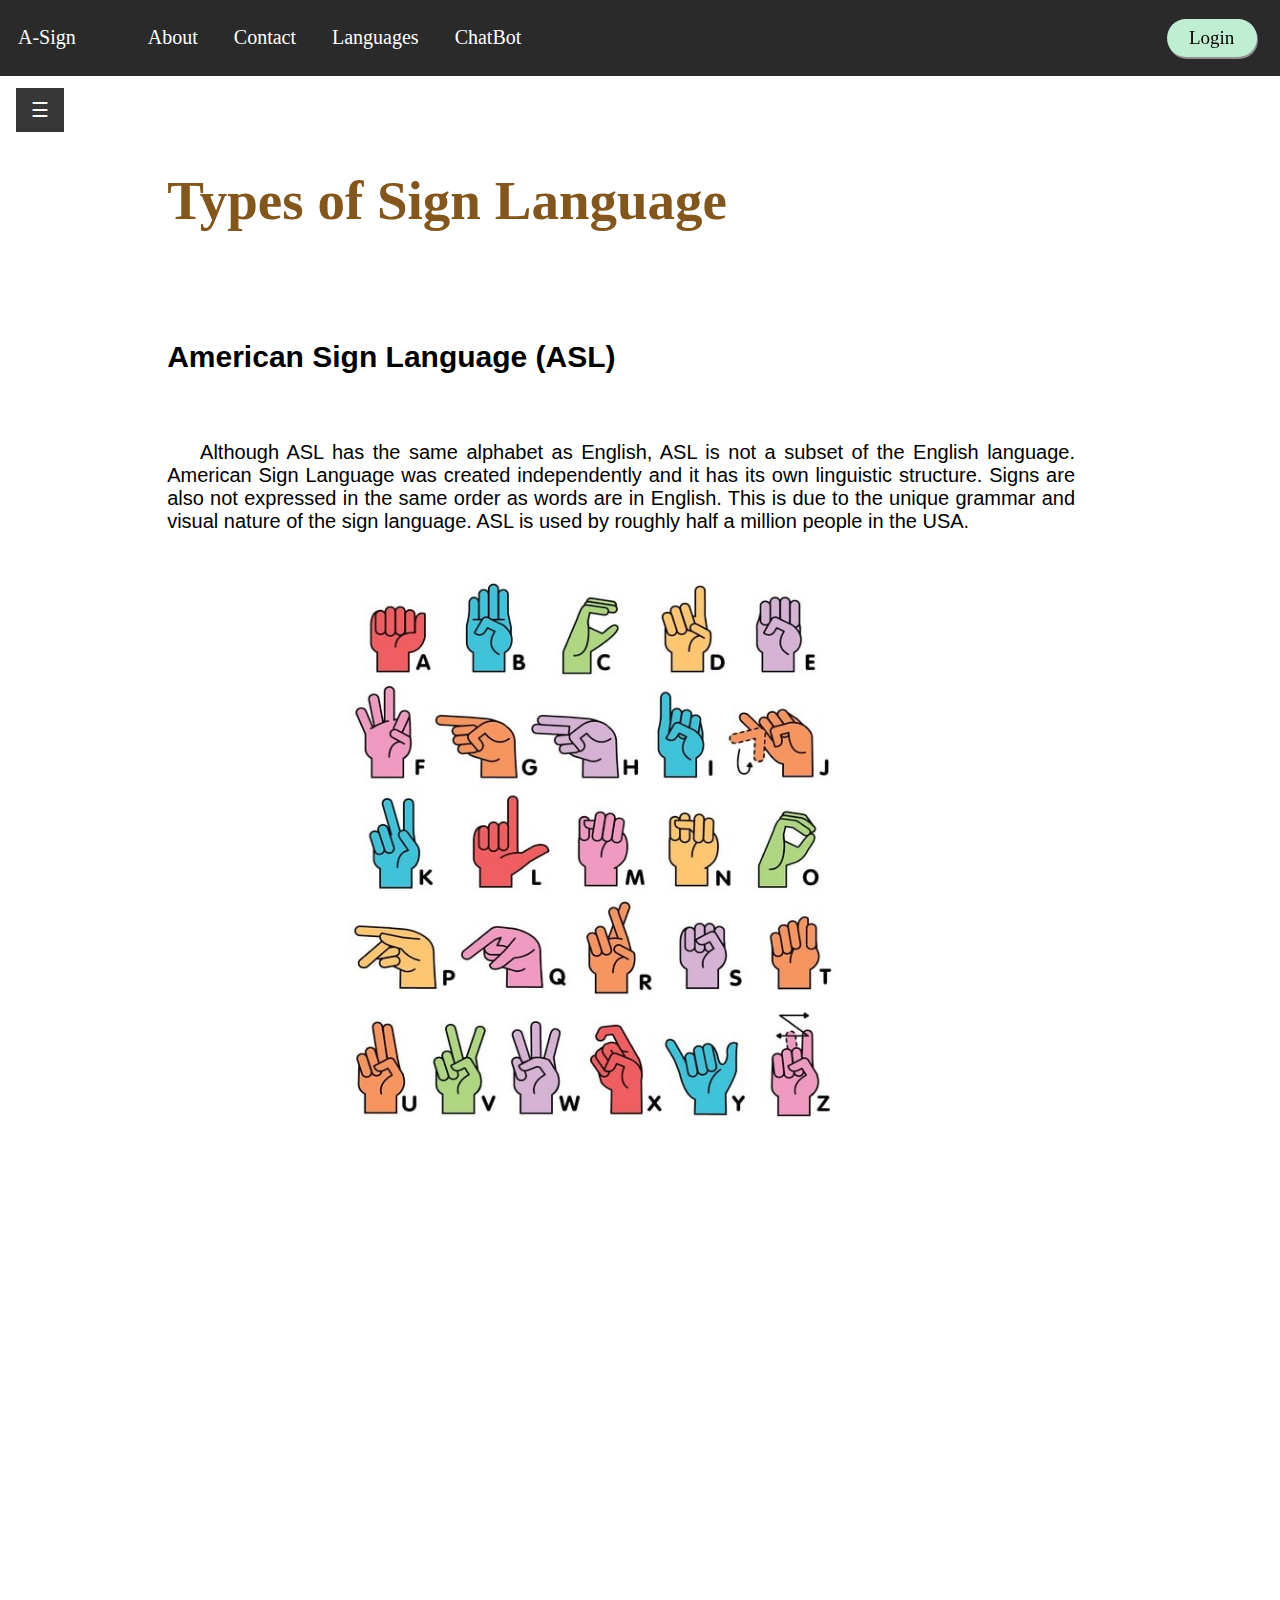
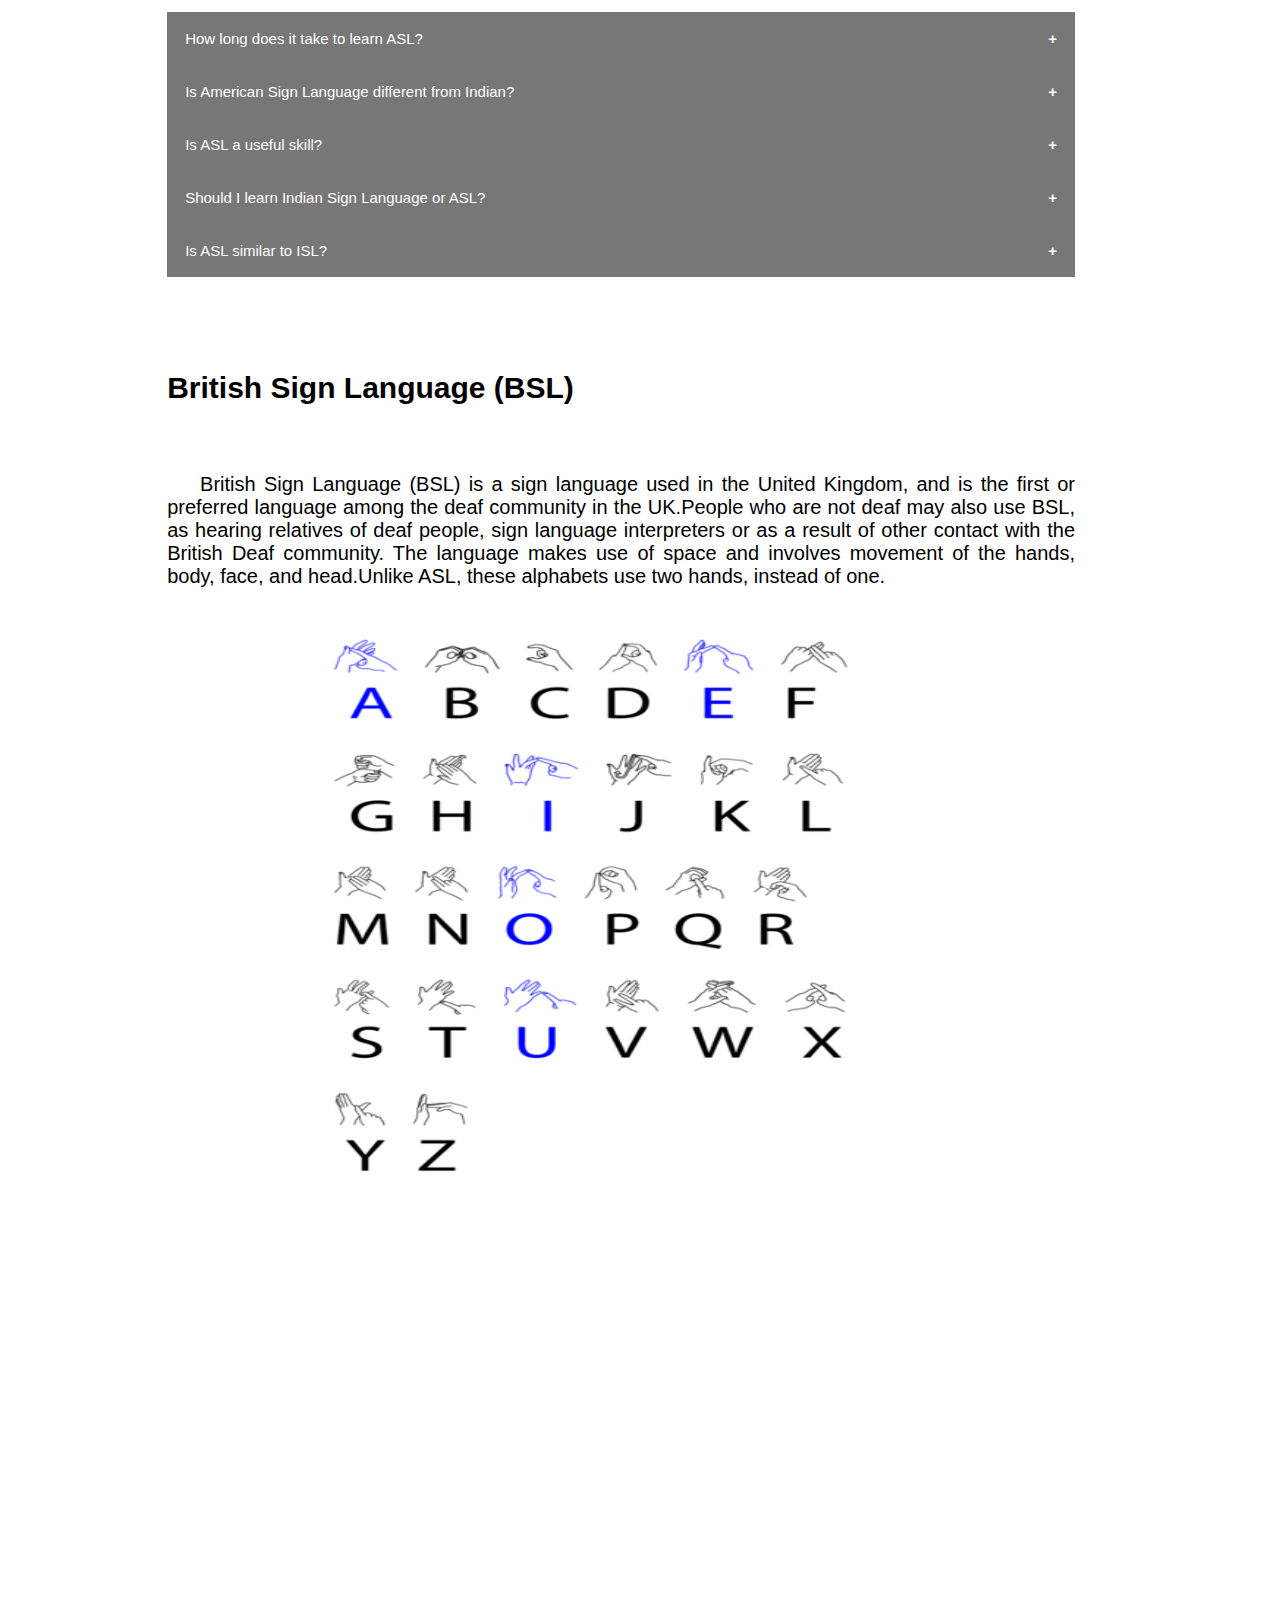
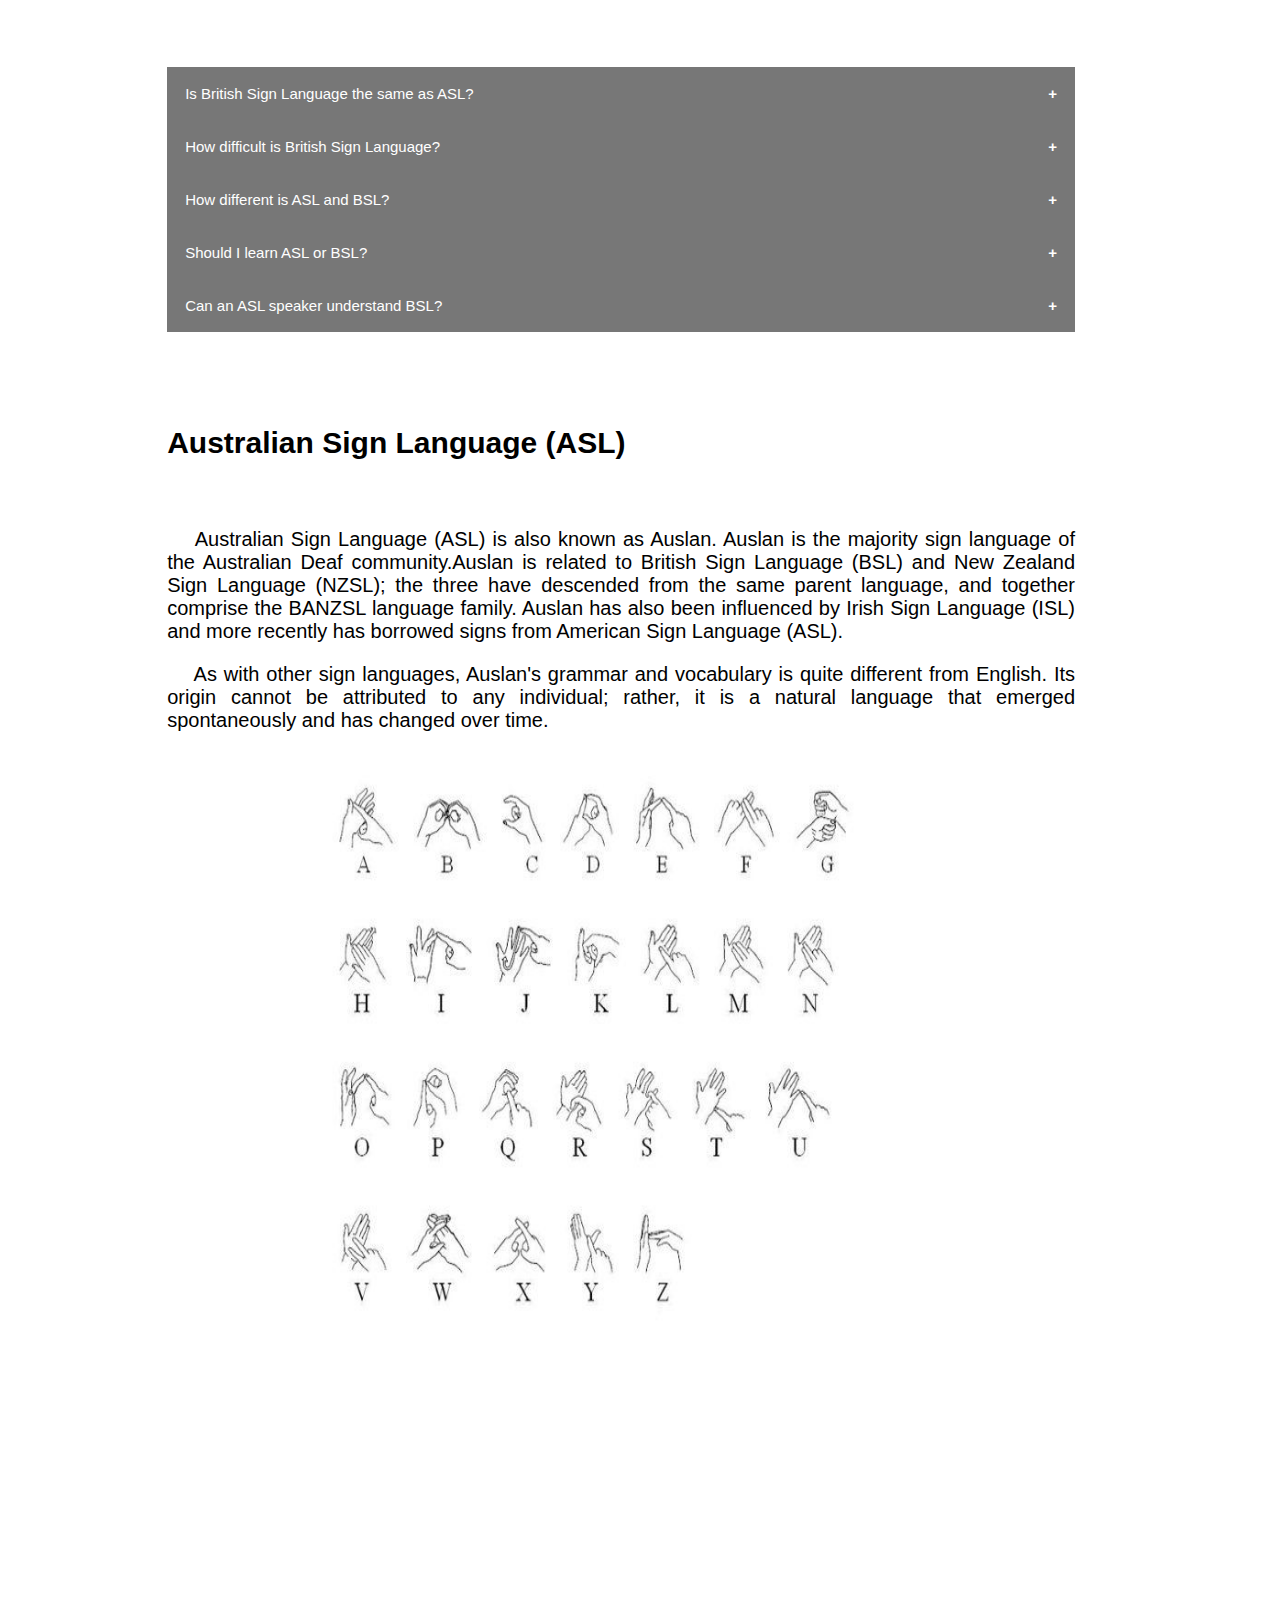
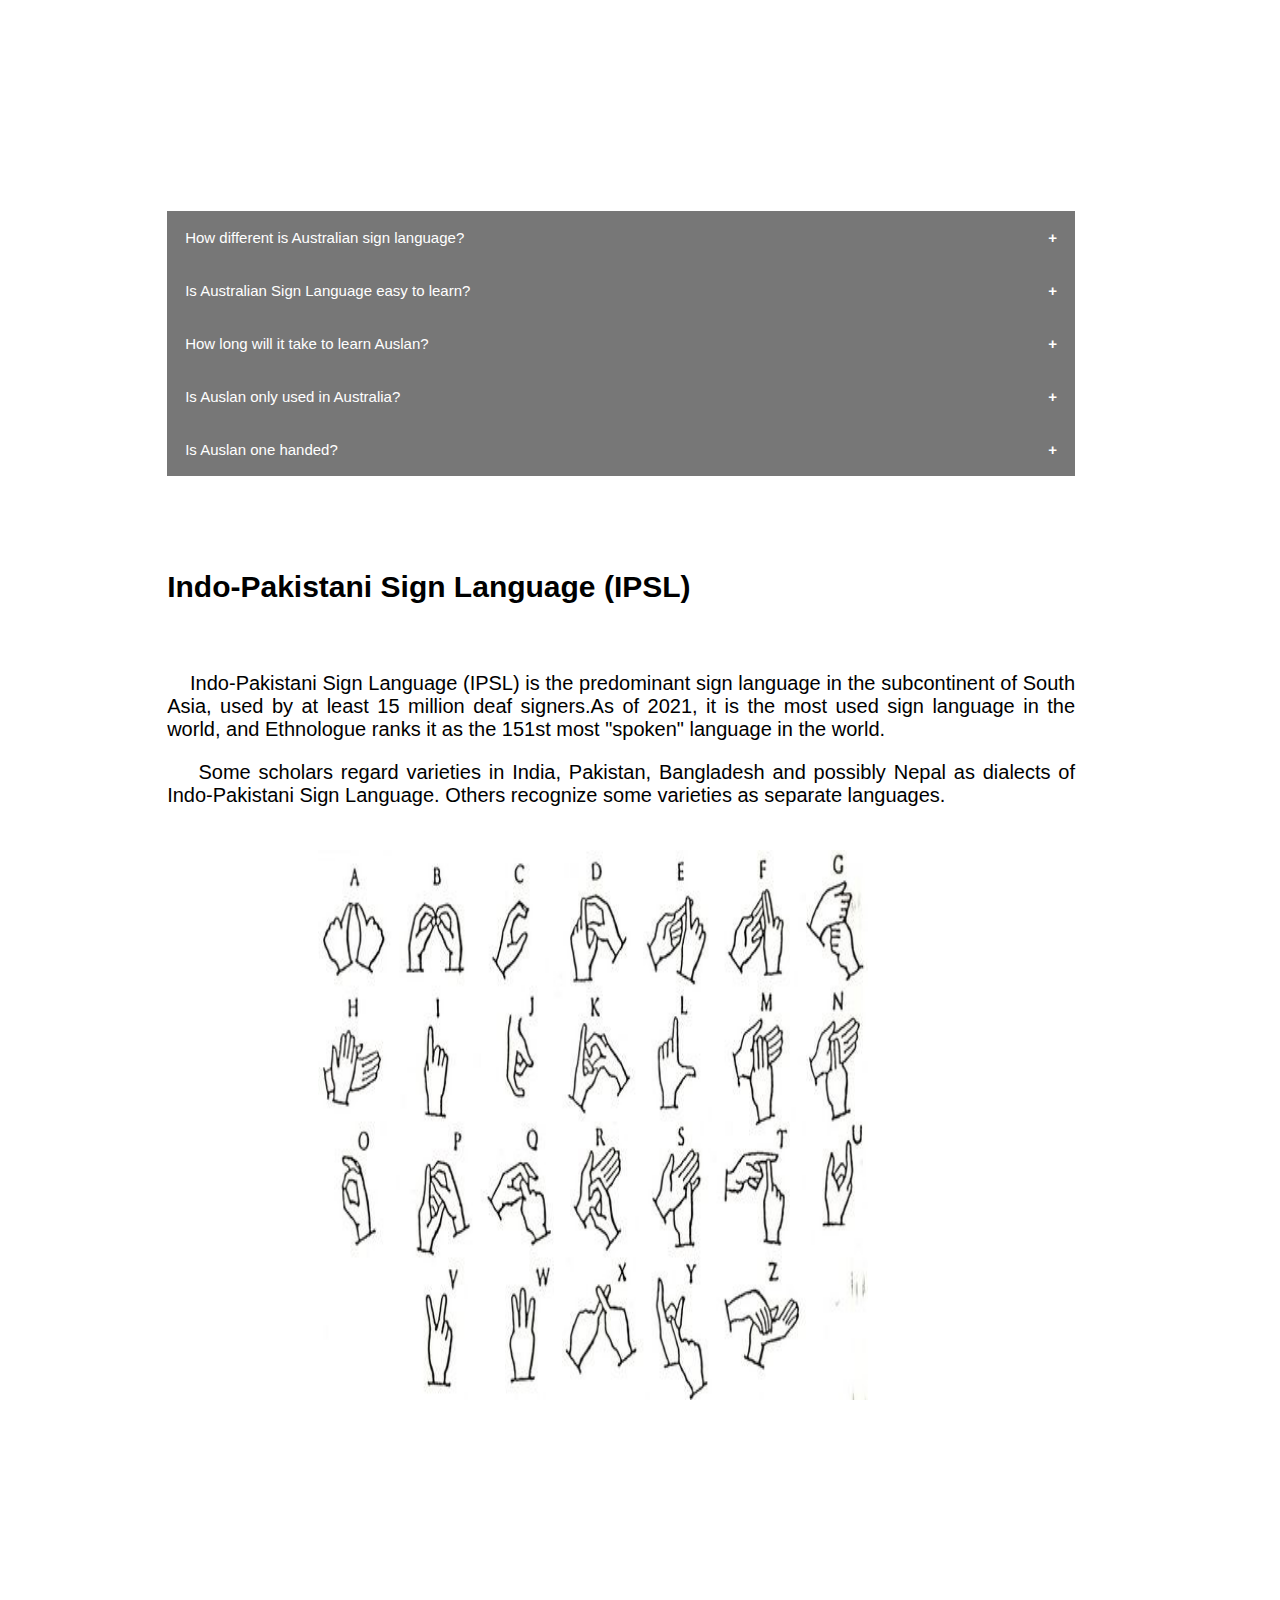
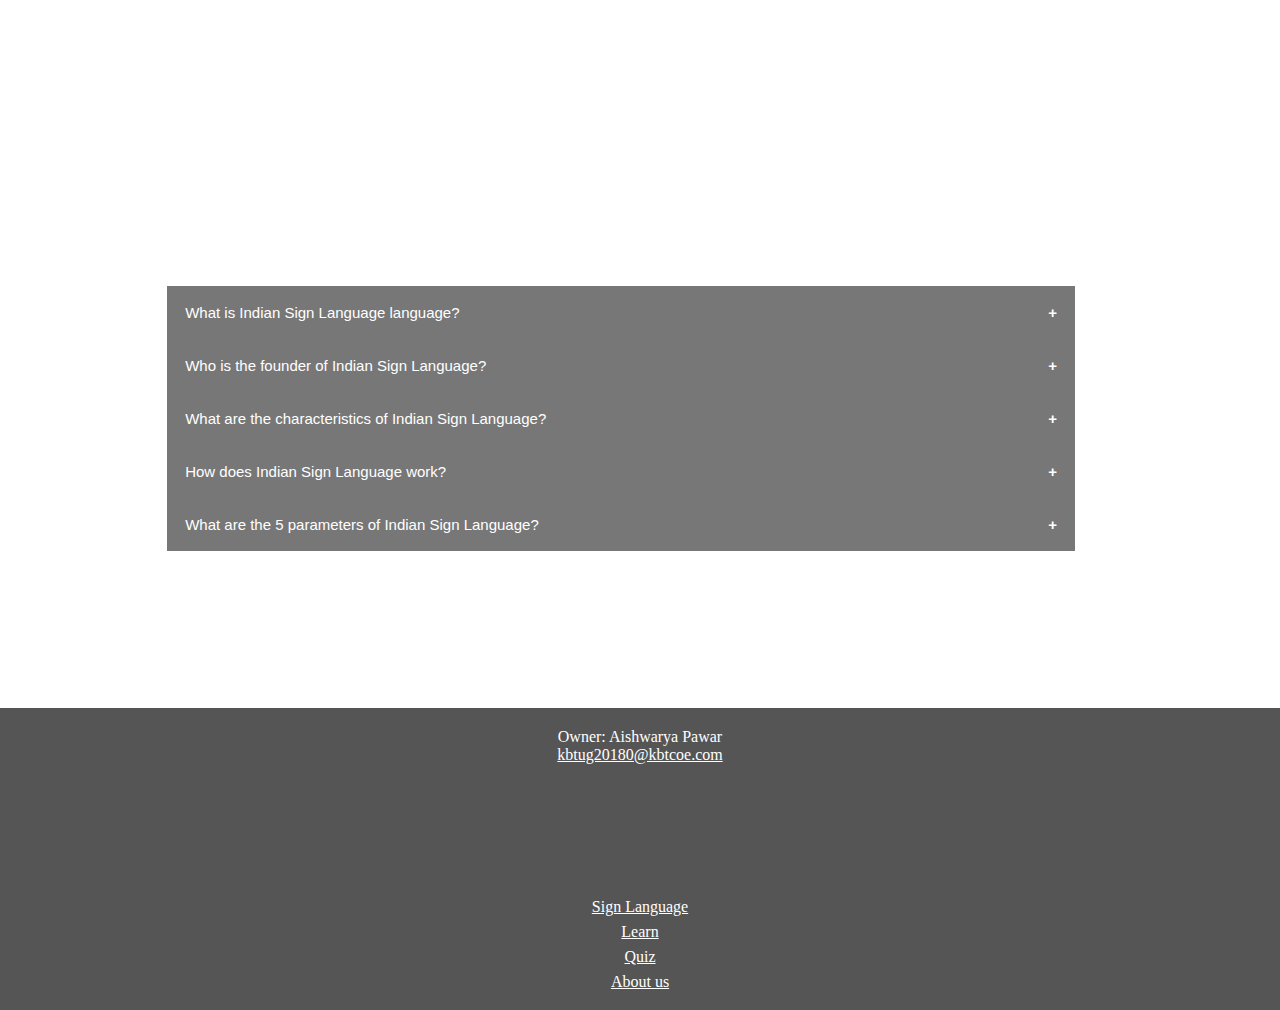
<file: types.html>
<!DOCTYPE html>
<html lang="en">

<head>
    <meta charset="UTF-8">
    <meta http-equiv="X-UA-Compatible" content="IE=edge">
    <meta name="viewport" content="width=device-width, initial-scale=1.0">
    <link rel="stylesheet" href="css/style.css">
    <link rel="stylesheet" href="https://cdnjs.cloudflare.com/ajax/libs/font-awesome/6.4.0/css/all.min.css"
        integrity="sha512-iecdLmaskl7CVkqkXNQ/ZH/XLlvWZOJyj7Yy7tcenmpD1ypASozpmT/E0iPtmFIB46ZmdtAc9eNBvH0H/ZpiBw=="
        crossorigin="anonymous" referrerpolicy="no-referrer" />
    <!-- <link rel="stylesheet" href="https://cdn.jsdelivr.net/npm/bootstrap@5.2.3/dist/css/bootstrap.min.css" integrity="sha384-rbsA2VBKQhggwzxH7pPCaAqO46MgnOM80zW1RWuH61DGLwZJEdK2Kadq2F9CUG65" crossorigin="anonymous"> -->
    <link rel="icon" type="image/x-icon" href="img/hands.png" >
    <title>Types</title>
</head>

<body>
    <div>
        <div id="pagetop">
            <!-- <a href="regi1.html"id="signbtn" class="bar-item log-btn bar-item-hover log-right light-green">Sign Up</a> -->
            <a href="login.html" id="loginbtn" class="btn log-btn">Login</a>
        </div>
        <div id="navbar">
            <ul>
                <li> <a href="#" class="other"><i class="fa-solid fa-hands"></i>A-Sign</a></li>
                <li> <a href="index.html"><i class="fa-solid fa-house home-btn"></i></a></li>
                <li> <a href="about.html">About</a></li>
                <li><a href="contact.html">Contact</a></li>
                <li class="dropdown">
                    <a href="javascript:void(0)" class="dropbtn">Languages</a>
                    <div class="dropdown-content">
                        <a href="sign.html">Sign Language</a>
                        <a href="#">Blind Language</a>
                    </div>
                </li>
                <li><a href="chatbot.html"target="_self">ChatBot</a></li>
            </ul>
        </div><br><br><br><br>

        <div id="mySidebar" class="sidebar">
            <a href="javascript:void(0)" class="closebtn" onclick="closeNav()">×</a>
            <a href="sign.html">Basic</a>
            <a href="types.html">Types</a>
            <a href="relation.html">Relation</a>
            <a href="learn.html">Learn</a>
            <a href="history.html">History</a>
            <a href="quiz.html">Quiz</a>
        </div>

        <div id="main">
            <button class="openbtn" onclick="openNav()">☰</button>
            <div class="main-body1">
                <h1>Types of Sign Language</h1><br><br>
                <div>
                    <h2>American Sign Language (ASL)</h2><br>
                    <p>&nbsp;&nbsp;&nbsp; Although ASL has the same alphabet as English, ASL is not a subset of the
                        English
                        language. American
                        Sign Language was created independently and it has its own linguistic structure. Signs are also
                        not expressed in the same order as words are in English. This is due to the unique grammar and
                        visual nature of the sign language. ASL is used by roughly half a million people in the USA.</p>
                    <br><img src="img/american1.jfif" alt="american sign language" width="550" height="550">
                    <br><br><br><br><br><iframe class="vid1" width="560" height="315"
                        src="https://www.youtube.com/embed/cGavOVNDj1s" title="YouTube video player" frameborder="0"
                        allow="accelerometer; autoplay; clipboard-write; encrypted-media; gyroscope; picture-in-picture; web-share"
                        allowfullscreen></iframe>
                    <br><br><br><br>
                    <div>
                        <button class="collapsible">How long does it take to learn ASL?</button>
                        <div class="content">
                            <p>You might be surprised to hear that learning the fundamentals of ASL can be completed in
                                as little as 60 to 90 hours. Comparatively, it can take three to six months to acquire a
                                new spoken language like French.</p>
                        </div>
                        <button class="collapsible">Is American Sign Language different from Indian?</button>
                        <div class="content">
                            <p>British and American sign language dictionaries are an important reference point for the
                                dictionary, but signs used by deaf people in India are very different because of their
                                cultural, geographical and historical context.</p>
                        </div>
                        <button class="collapsible">Is ASL a useful skill?</button>
                        <div class="content">
                            <p>Learning sign language is crucial for those who are deaf or hearing impaired, as well as
                                their friends and family members. But, what many people may not realize is that sign
                                language can be a valuable life skill for just about anyone to develop.</p>
                        </div>
                        <button class="collapsible">Should I learn Indian Sign Language or ASL?</button>
                        <div class="content">
                            <p>To ensure we do not create any distinction which can hamper our ability to communicate.
                                The logic given to promote ISL is since you are Indian so you should do signs only in
                                ISL.
                            </p>
                        </div>
                        <button class="collapsible">Is ASL similar to ISL?</button>
                        <div class="content">
                            <p>ISL is more similar to American Sign Language and French Sign Language than British Sign
                                Language and is not related to either spoken English or Irish. ISL arose between 1846
                                and 1849 and is a language of the hands, face, and body that has existed for hundreds of
                                years.</p>
                        </div>
                    </div>
                </div><br><br><br>
                <div>
                    <h2>British Sign Language (BSL)</h2><br>
                    <p>&nbsp;&nbsp;&nbsp; British Sign Language (BSL) is a sign language used in the United Kingdom, and
                        is the first or preferred language among the deaf community in the UK.People who are not deaf
                        may also use BSL, as hearing relatives of deaf people, sign language interpreters or as a result
                        of other contact with the British Deaf community. The language makes use of space and involves
                        movement of the hands, body, face, and head.Unlike ASL, these alphabets use two hands, instead
                        of one.</p>
                    <br><img src="img/british.png" alt="british sign language" width="550" height="550">
                    <br><br><br><br><br>
                    <iframe class="vid1" width="560" height="315" src="https://www.youtube.com/embed/mkTeqA4kwUQ"
                        title="YouTube video player" frameborder="0"
                        allow="accelerometer; autoplay; clipboard-write; encrypted-media; gyroscope; picture-in-picture; web-share"
                        allowfullscreen></iframe>
                    <br><br><br><br>
                    <div>
                        <button class="collapsible">Is British Sign Language the same as ASL?</button>
                        <div class="content">
                            <p>It is easy to assume that American Sign Language (ASL) and British Sign Language (BSL)
                                would be similar, but they are actually two completely different languages. Only about
                                30% of the signs are the same, even though they are based on the same spoken language.
                            </p>
                        </div>
                        <button class="collapsible">How difficult is British Sign Language?</button>
                        <div class="content">
                            <p>British Sign Language (or BSL) is mainly used by the deaf community, but that doesn't
                                mean hearing people can't learn it. It's a beautiful language, and allows people to be
                                expressive. It's a common misconception that BSL is difficult to learn, as it's a
                                non-verbal and purely visual language.</p>
                        </div>
                        <button class="collapsible">How different is ASL and BSL?</button>
                        <div class="content">
                            <p>ASL and BSL are Different Languages

                                But the most significant difference between ASL and BSL is the use of a one-handed
                                manual alphabet in ASL and a two-handed manual alphabet in BSL. ASL is so completely
                                different from BSL in terms of the alphabet and numbers.</p>
                        </div>
                        <button class="collapsible">Should I learn ASL or BSL?</button>
                        <div class="content">
                            <p>It actually depends on the person willing to learn the language. However, you should
                                consider which sign language is used the most in the area you live in. If you live in
                                the UK, you should learn BSL, and if you live in the US or in the English-speaking
                                regions of Canada, you should go for ASL.
                            </p>
                        </div>
                        <button class="collapsible">Can an ASL speaker understand BSL?</button>
                        <div class="content">
                            <p>There is no universal sign language. Different sign languages are used in different
                                countries or regions. For example, British Sign Language (BSL) is a different language
                                from ASL, and Americans who know ASL may not understand BSL.</p>
                        </div>
                    </div>
                </div><br><br><br>
                <div>
                    <h2>Australian Sign Language (ASL)</h2><br>
                    <p>&nbsp;&nbsp;&nbsp; Australian Sign Language (ASL) is also known as Auslan. Auslan is the majority
                        sign language of the Australian Deaf community.Auslan is related to British Sign Language (BSL)
                        and New Zealand Sign Language (NZSL); the three have descended from the same parent language,
                        and together comprise the BANZSL language family. Auslan has also been influenced by Irish Sign
                        Language (ISL) and more recently has borrowed signs from American Sign Language (ASL). </p>
                    <p>&nbsp;&nbsp;&nbsp; As with other sign languages, Auslan's grammar and vocabulary is quite
                        different from English. Its origin cannot be attributed to any individual; rather, it is a
                        natural language that emerged spontaneously and has changed over time.</p>
                    <br><img src="img/australian.jpg" alt="australian sign language" width="550" height="550">
                    <br><br><br><br><br>
                    <iframe class="vid1" width="560" height="315" src="https://www.youtube.com/embed/3mdlb7bViOI"
                        title="YouTube video player" frameborder="0"
                        allow="accelerometer; autoplay; clipboard-write; encrypted-media; gyroscope; picture-in-picture; web-share"
                        allowfullscreen></iframe>
                    <br><br><br><br>
                    <div>
                        <button class="collapsible">How different is Australian sign language?</button>
                        <div class="content">
                            <p>Sign language in Australia comes from British Sign Language and Irish Sign Language,
                                which means it's a little different to American Sign Language (ASL for short). The main
                                difference is that Auslan uses a two-handed alphabet, whereas ASL uses only the one
                                hand.
                            </p>
                        </div>
                        <button class="collapsible">Is Australian Sign Language easy to learn?
                        </button>
                        <div class="content">
                            <p>Auslan uses its own unique signs, grammar and expressions. Obviously, learning any new
                                language can take years to master, but it is easier than you think to get started. There
                                are differences between English and Auslan, which may at first be confusing.</p>
                        </div>
                        <button class="collapsible">How long will it take to learn Auslan?</button>
                        <div class="content">
                            <p>The Diploma of Auslan typically requires 2 years full time study and usually provides
                                most learners with some level of Auslan proficiency.</p>
                        </div>
                        <button class="collapsible">Is Auslan only used in Australia?</button>
                        <div class="content">
                            <p>Auslan is short for Australian sign language, a language developed by, and for,
                                Australians who are deaf or hearing impaired. It's a visual form of communication that
                                uses hand, arm and body movements to convey meaning.No, Auslan is uniquely Australian.
                            </p>
                        </div>
                        <button class="collapsible">Is Auslan one handed?</button>
                        <div class="content">
                            <p>The Auslan Alphabet is often called fingerspelling. To express the alphabet in Auslan you
                                use two handed signs to pronounce each letter.</p>
                        </div>
                    </div>
                </div><br><br><br>
                <div>
                    <h2>Indo-Pakistani Sign Language (IPSL)</h2><br>
                    <p>&nbsp;&nbsp;&nbsp; Indo-Pakistani Sign Language (IPSL) is the predominant sign language in the
                        subcontinent of South Asia, used by at least 15 million deaf signers.As of 2021, it is the most
                        used sign language in the world, and Ethnologue ranks it as the 151st most "spoken" language in
                        the world. </p>
                    <p>&nbsp;&nbsp;&nbsp; Some scholars regard varieties in India, Pakistan, Bangladesh and possibly
                        Nepal as dialects of Indo-Pakistani Sign Language. Others recognize some varieties as separate
                        languages.</p>
                    <br><img src="img/indian1.jpg" alt="indian sign language" width="550" height="550">
                    <br><br><br><br><br>
                    <iframe class="vid1" width="560" height="315" src="https://www.youtube.com/embed/Vj_13bdU4dU" title="YouTube video player" frameborder="0" allow="accelerometer; autoplay; clipboard-write; encrypted-media; gyroscope; picture-in-picture; web-share" allowfullscreen></iframe>
                    <br><br><br><br>
                    <div>
                        <button class="collapsible">What is Indian Sign Language language?</button>
                        <div class="content">
                            <p>Indian Sign Language (ISL) is used in the deaf community all over India. But ISL is not used in deaf schools to teach deaf children. Teacher training programs do not orient teachers towards teaching methods that use ISL. There is no teaching material that incorporates sign language.
                            </p>
                        </div>
                        <button class="collapsible">Who is the founder of Indian Sign Language?
                        </button>
                        <div class="content">
                            <p>It was Sibaji Panda, a deaf teacher, who created and introduced the first-ever formal training course in ISL at the Ali Yavar Jung National Institute of Speech and Hearing Disabilities (AYJNISHD), in 2001.</p>
                        </div>
                        <button class="collapsible">What are the characteristics of Indian Sign Language?</button>
                        <div class="content">
                            <p>ISL uses gestures for representing complex words and sentences. It contains 33 hand poses including 10 digits, and 23 letters. Amongst the letters in ISL, the letters 'h', 'j' are represented by gestures and the letter 'v' is similar to digit 2.</p>
                        </div>
                        <button class="collapsible">How does Indian Sign Language work?</button>
                        <div class="content">
                            <p>Each country has its own Sign Language, just like any other verbal language to communicate. India has Indian Sign Language, it uses both hands to create a Sign (word/expression). Many people think that its just making some random facial expression and throwing hands in the air, which absolutely is not the case.
                            </p>
                        </div>
                        <button class="collapsible">What are the 5 parameters of Indian Sign Language?</button>
                        <div class="content">
                            <p>The parameters are handshape, palm orientation, movement, location, and expression/non-manual signals.</p>
                        </div>
                    </div>
                </div>
                <br><br><br>


            </div>
            <script>
                var coll = document.getElementsByClassName("collapsible");
                var i;

                for (i = 0; i < coll.length; i++) {
                    coll[i].addEventListener("click", function () {
                        this.classList.toggle("active");
                        var content = this.nextElementSibling;
                        if (content.style.maxHeight) {
                            content.style.maxHeight = null;
                        } else {
                            content.style.maxHeight = content.scrollHeight + "px";
                        }
                    });
                }
            </script>
            <script>
                function openNav() {
                    document.getElementById("mySidebar").style.width = "250px";
                    document.getElementById("main").style.marginLeft = "250px";
                }

                function closeNav() {
                    document.getElementById("mySidebar").style.width = "0";
                    document.getElementById("main").style.marginLeft = "0";
                }
            </script>
            <br><br><br><br>

        </div>
        <div class="footer-main">
            <div id="foot">
              <p>Owner: Aishwarya Pawar<br>
              <a href="#">kbtug20180@kbtcoe.com</a></p>
              <br>
                <div class="foot-content">
                          <div class="foot-link">
                            <span><a href="https://www.twitter.com/Twitter"><i class="fab fa-twitter" style="color: rgb(0, 162, 255);"></i></a></span>&nbsp;&nbsp;
                            <span><a href="https://www.facebook.com/TwitterInc"><i class="fab fa-facebook-f" style="color: rgb(30, 0, 255);"></i></a></span>&nbsp;&nbsp;
                            <span><a href="https://www.youtube.com/"><i class="fab fa-youtube" style="color: rgb(255, 0, 0);"></i></a></span>&nbsp;&nbsp;
                            <span><a href="https://www.linkedin.com/company/twitter"><i class="fab fa-linkedin" style="color: rgb(0, 123, 255);"></i></a></span>&nbsp;&nbsp;
                            <span><a href="https://www.instagram.com/twitter"><i class="fab fa-instagram" style="color: rgb(255, 0, 217);"></i></a></span>
                          </div><br><br><br>
                          <div style="line-height: 25px;">
                            <a href="sign.html">Sign Language</a><br>
                            <a href="learn.html">Learn</a><br>
                            <a href="quiz.html">Quiz</a><br>
                            <a href="about.html">About us</a><br>
                          </div>
                </div>
            </div>
          </div>
</body>

</html>
</file>
<file: css/style.css>
#pagetop{
  top: 0.5cm;
  padding-left: 2px!important;
  margin-left: 80%;
  position: absolute; 
  right: 3cm;
}

#pagemid{
  /* font-family:'Brush Script MT', cursive; */
  /* top: 2cm; */
  /* padding: 15px; */
  margin: 0;
  font-size: 25px;
  position: absolute;
  
  /* background-image: url('into.jpg'); */
  /* background-image: url("cloud.jpg");  */
}
/* --------------------------------------------- */
.other {
  /* color: gre; */
  animation: A-Sign 1s linear infinite;
  animation-direction: alternate;
}

@keyframes A-Sign{
  from{
    transform: rotate(5deg);
  }
  to{
    transform: rotate(-5deg);
  }

}
/* --------------------paragraph and image styling---------------------- */

.intro{
  margin-top: 0.5cm;
  margin-right: 6cm;
  margin-left: 7cm;
  /* float: left; */
  /* position: absolute; */
  /* left: 0; */
  /* size: 100px; */
  /* z-index: 1; */
  align-items: center;
  font-size: 62px;
  color: #000000;
  font-family: 'Foldit', cursive;
font-family: 'Lobster', cursive;
  
}
/* #example1 {
  background-image: url(cloud.jpg);
  /* background-position:  left top;
  background-repeat: no-repeat; */
  /* padding: 15px; */
*/
.photo{
  z-index: -1;
  /* position: absolute ; */
  margin: 5cm 0 5cm 0;
  opacity: 0.6;
  width:20cm;
  /* border-radius: 20px; */
}

/* .login-button{
  position:absolute;
  width: 350px;
  height: 50px;
  border-radius: 25px;
  margin-left: 11cm;
  margin-right: 11cm;
  border: 3px solid #d93232;
  font-size: 1em;
  background-color: #d93232;
  text-align: center;
  z-index: -1;
}

.login-button:hover{
  box-shadow: 0 14px 16px 0 rgba(0,0,0,0.24),0 17px 50px 0 rgba(0,0,0,0.19);
  background-color: #9c9c9c;
} */
.button {
  display: inline-block;
  border-radius: 25px;
  background-color: #f4511e;
  border: none;
  color: #FFFFFF;
  text-align: center;
  font-size: 28px;
  padding: 20px;
  width: 220px;
  transition: all 0.5s;
  cursor: pointer;
  margin: 5px;
  margin-left: 12cm;
  box-shadow: 0 14px 16px 0 rgba(0,0,0,0.24),0 17px 50px 0 rgba(0,0,0,0.19);
  /* overflow: hidden; */
  /* align-items: center; */
}

.button span {
  cursor: pointer;
  display: inline-block;
  position: relative;
  transition: 0.5s;
}

.button span:after {
  content: '\00bb';
  position: absolute;
  opacity: 0;
  top: 0;
  right: -20px;
  transition: 0.5s;
}

.button:hover span {
  padding-right: 25px;
}

.button:hover span:after {
  opacity: 1;
  right: 0;
}
.vid{
  /* margin-top: 15cm; */
  margin-bottom: 0;
  margin-left: 7cm;
  margin-right: 5cm;
  /* align-items: center; */
}
.vid1{
  margin-left: 4cm;
  margin-right: 4cm;
}
/* .vid1{
  margin-bottom: 0;
  margin-left: 2cm;
  margin-right: 3;
} */

.q1{
  text-align: center;
  font-weight:700;
  font-size: 40px;
  font-family:'Franklin Gothic Medium', 'Arial Narrow', Arial, sans-serif;
  /* margin-top: 10cm; */
}

div.gallery {
  border: 1px solid #ccc;
}

div.gallery:hover {
  border: 1px solid #777;
  box-shadow: 0 12px 16px 0 rgba(0, 0, 0, 0.2), 0 14px 28px 0 rgba(0, 0, 0, 0.19);
}

div.gallery img {
  width: 100%;
  height: auto;
}

div.desc {
  padding: 15px;
  text-align: center;
}

* {
  box-sizing: border-box;
}

.responsive {
  padding: 0 6px;
  position: absolute;
  margin-left: 5cm;
left:0;
  /* align-items: center; */
  /* float:; */
  /* z-index: -1; */
  width: 24.99999%;
}
.responsive1 {
  padding: 0 6px;
  position: absolute;
  margin-right: 5cm;
  right: 0;
  /* align-items: center; */
  /* float:; */
  /* z-index: -1; */
  width: 24.99999%;
}

@media only screen and (max-width: 700px) {
  .responsive {
    width: 49.99999%;
    margin: 6px 0;
  }
}

@media only screen and (max-width: 500px) {
  .responsive {
    width: 100%;
  }
}

@media only screen and (max-width: 700px) {
  .responsive1 {
    width: 49.99999%;
    margin: 6px 0;
  }
}

@media only screen and (max-width: 500px) {
  .responsive1 {
    width: 100%;
  }
}

.clearfix:after {
  content: "";
  display: table;
  clear: both;
}

/* div.polaroid {
  width: 35%;
  background-color: white;
  box-shadow: 0 8px 12px 0 rgba(0, 0, 0, 0.2), 0 10px 24px 0 rgba(0, 0, 0, 0.19);
  margin-top: 700px;
  margin-left: 3cm;
  margin-bottom: 9cm;
  position: absolute;
  left: 0;
  z-index: -1;
  cursor: pointer;
  transition: width 3s;
}

div.polaroid:hover , div.polaroid1:hover{
  width: 40%;
}
div.polaroid1 {
  width: 35%;
  background-color: white;
  box-shadow: 0 8px 12px 0 rgba(0, 0, 0, 0.2), 0 10px 24px 0 rgba(0, 0, 0, 0.19);
  margin-top: 700px;
  margin-right: 3cm;
  margin-bottom: 3cm;
  position: absolute;
  right: 0;
  cursor: pointer;
  z-index: -1;
  transition: width 3s;
}
div.container {
  text-align: center;
  padding: 10px 20px;
} */
/* --------------------------------------------------------------------- */

/* ------navbar styling-------- */
body {
  margin:0;

}

#navbar{
  position:sticky;
}

ul {
  list-style-type: none;
  margin:0;
  padding: 0;
  /* overflow: hidden; */
  background-color: #2a2a2a;
  position: fixed;
  top: 0px;
  width: 100%;
  height: 2cm;
  
}

li {
  
  float: left;
}

li a {
  margin-top: 10px;
  display: block;
  color: white;
  text-align: center;
  padding: 22px 24px;
  text-decoration: none;
  font-size: 22px;
}


li a:hover:not(.active) {
  background-color: #111;
}

/* ----------------------------------------- */

/* ----------Dropdown button---------------- */

li a,.dropbtn {
  display: inline-block;
  color: white;
  text-align: center;
  padding: 16px 18px;
  text-decoration: none;
  font-size: 20px;
}
li a:hover,.dropdown:hover .dropbtn {
  background-color: #000000;
}
li.dropdown {
  display: inline-block;
}

.dropdown-content {
  display:none;
  position: absolute;
  background-color: #f9f9f9;
  min-width: 160px;
  box-shadow: 0px 8px 16px 0px rgba(0, 0, 0, 0.2);
  z-index: 1;
}

.dropdown-content a {
  color: rgb(0, 0, 0);
  padding: 12px 16px;
  text-decoration: none;
  display: block;
  text-align: left;
}

.dropdown-content a:hover {
  color: #ffffff;
  background-color: #f1f1f1;
}

.dropdown:hover .dropdown-content {
  display: block;
}

/* ------------------------------------- */


/* -----login and sign in buttons -----*/
/* #signbtn{
    width: 90px!important;
    padding-left: 2px!important;
    padding-right: 2px;
    width: 93px;
    border-radius: 25px;
    margin-right: 20px;
    position: fixed;
    z-index: 4;
} */

#loginbtn{
    width: 90px!important;
    padding-left: 2px!important;
    padding-right: 2px;
    position: fixed;
    z-index: 4;
    border-radius: 25px;
    /* margin-top:; */

}

.log-btn{
  text-align: center;
  text-decoration: none;
  display: inline-block;
  font-size: 19px;
  cursor: pointer;
  padding: 8px 16px;
  background-color: #c0eed2!important;
  color: black!important;
  box-shadow: 1px 2px rgb(143, 143, 143);

} 

/* ----------------------------------------------- */

/* ----------------footer styling------------ */

#foot{
  /* list-style-type: none; */
  /* margin-top: 5500px; */
  margin-bottom: 0;
  width: 100%;
  padding: 4px 6px;
  text-align: center;
  background-color: #555555;
  color: rgb(255, 255, 255);
  height: 8cm;
}
#foot a{
  color: white;
}
.footer-main{
  top: 100px;

}
.foot-content{
  padding: 4px 6px;
  margin-top: 20px;
}

/* --------------------------------------- */

/* ------------sign page styling--------------- */
.sidebar {
  height: 100%;
  width: 0;
  position: fixed;
  z-index: 1;
  top: 0;
  left: 0;
  background-color: #111;
  overflow-x: hidden;
  transition: 0.5s;
  padding-top: 60px;
}

.sidebar a {
  padding: 8px 8px 8px 32px;
  text-decoration: none;
  font-size: 25px;
  color: #818181;
  display: block;
  transition: 0.3s;
}

.sidebar a:hover {
  color: #f1f1f1;
}

.sidebar .closebtn {
  position: absolute;
  top: 0;
  right: 25px;
  font-size: 36px;
  margin-left: 50px;
}

.openbtn {
  font-size: 20px;
  cursor: pointer;
  background-color: #383737;
  color: white;
  padding: 10px 15px;
  border: none;
}

.openbtn:hover {
  background-color:  #111;
}

#main {
  transition: margin-left .5s;
  padding: 16px;
}

/* On smaller screens, where height is less than 450px, change the style of the sidenav (less padding and a smaller font size) */
@media screen and (max-height: 450px) {
  .sidebar {padding-top: 15px;}
  .sidebar a {font-size: 18px;}
}
.main-body1{
  margin-left: 4cm;
  margin-right: 5cm;
  text-align:justify;
  font-size: 20px;
  font-family:'Franklin Gothic Medium', 'Arial Narrow', Arial, sans-serif;
}
.main-body1 h1{
  font-size: 55px;
  color: #82561d;
  font-family:Georgia, 'Times New Roman', Times, serif;
}
.main-body1 img{
  margin-left: 4cm;
  margin-right: 4cm;
}

.collapsible {
  background-color: #777;
  color: white;
  cursor: pointer;
  padding: 18px;
  width: 100%;
  border: none;
  text-align: left;
  outline: none;
  font-size: 15px;
}

.active, .collapsible:hover {
  background-color: #555;
}

.collapsible:after {
  content: '\002B';
  color: white;
  font-weight: bold;
  float: right;
  margin-left: 5px;
}

.active:after {
  content: "\2212";
}

.content {
  padding: 0 18px;
  max-height: 0;
  overflow: hidden;
  transition: max-height 0.2s ease-out;
  background-color: #f1f1f1;
}
/* #sidenav h2{
  font-size: 26px;
  width: 100%;
  padding-left: 16px;
  margin: -4px 0 4px 0;
}

.sidebar{
  height: 80%;
  background-color: white;
  position: fixed!important;
  z-index: 1;
  overflow: auto;

}
#leftmenuinner {
  position: fixed;
  top: 2cm;
  padding-top: 118px;
  padding-bottom: 0;
  height: 80%;
  width: 220px;
  background-color: transparent;
}
#leftmenuinnerinner {
  height: 80%;
  width: 100%;
  background-color: #E7E9EB;
  overflow-y: scroll;
  overflow-x: hidden;
  padding-top: 20px;
}

.side-dropbtn {
  background-color: #4CAF50;
  color: white;
  padding: 16px;
  font-size: 16px;
  border: none;
  cursor: pointer;
}

.side-dropdown {
  position: relative;
  display: inline-block;
}

.side-dropdown-content {
  display: none;
  position: absolute;
  left: 0;
  background-color: #f9f9f9;
  min-width: 160px;
  box-shadow: 0px 8px 16px 0px rgba(0,0,0,0.2);
  z-index: 1;
}

.side-dropdown-content a {
  color: black;
  padding: 12px 16px;
  text-decoration: none;
  display: block;
}

.side-dropdown-content a:hover {background-color: #f1f1f1;}

.side-dropdown:hover .side-dropdown-content {
  display: block;
}

.side-dropdown:hover .side-dropbtn {
  background-color: #3e8e41;
} */
/* --------------------------------------------------- */


/* ----------------Quiz ------------------------------------ */

.wrong-img:active {
  animation: shake 0.5s;
  animation-iteration-count: infinite;
  box-shadow:8px 12px 4px 6px rgb(255, 0, 0);
}

.correct-img:active {
  animation: shake 3s;
  animation-iteration-count: infinite;
  box-shadow:8px 12px 8px 12px rgb(43, 255, 0);
}

@keyframes shake {
  0% { transform: translate(1px, 1px) rotate(0deg); }
  10% { transform: translate(-1px, -2px) rotate(-1deg); }
  20% { transform: translate(-3px, 0px) rotate(1deg); }
  30% { transform: translate(3px, 2px) rotate(0deg); }
  40% { transform: translate(1px, -1px) rotate(1deg); }
  50% { transform: translate(-1px, 2px) rotate(-1deg); }
  60% { transform: translate(-3px, 1px) rotate(0deg); }
  70% { transform: translate(3px, 1px) rotate(-1deg); }
  80% { transform: translate(-1px, -1px) rotate(1deg); }
  90% { transform: translate(1px, 2px) rotate(0deg); }
  100% { transform: translate(1px, -2px) rotate(-1deg); }
}
/* --------------------------------------------------------------- */
</file>
<file: css/demo.css>
#para1{
    color: blue;
    background-color:red;
}

/* login page css */

:root{
    --neon-color:#A5F1E9;
    --white-color:#ffffff;
    --main-bacco:#051527;
    --light-bacco:#0A2647;
}

*{
    margin:0;
    padding:0;
    box-sizing: border-box;
    font-family: "Poppins",sans-serif;
}

body{
    display: flex;
    align-items: center;
    justify-content: center;
    min-height: 100vh;
    /* background: #e573ae; */
}

.wrapper{
    position: relative;
    display: flex;
    justify-content: center;
    align-items: center;
    width: 450px;
    height: 550px;
    background: transparent;
    background-color: #c0eed2;
    border: 4px solid var(--light-bacco);
    border-radius: 15px;
    transition: 0.5s;
}
/* #f4b4b4 */
.wrapper:hover{
    border: 4px solid #000000;
    box-shadow: 0 0 15px #000000,inset 0 0 15px #000000;

}

h2{
    font-size: 3em;
    text-align: center;
    color: var(--white-color);
    transition: 0.5s;
}

.wrapper:hover h2{
    color: #000000;
}

.input-box{
    position: relative;
    width: 320px;
    margin:30px 0;
}

.input-box input{
    width: 100%;
    height: 50px;
    border-radius: 7px;
    background: transparent;
    border: 2px solid var(--light-bacco);
    outline: none;
    font-size: 1em;
    color: var(--main-bacco);
    padding: 0 10px 0 35px;
    transition: 0.5s;
}

.wrapper:hover .input-box input{
    border: 2px solid #ffffff;
    box-shadow: 0 0 10px #ffffff,inset 0 0 10px #ffffff;
}

.input-box input::placeholder{
    color: rgba(79, 79, 79, 0.753);
}

.registration-link{
    text-align: center;
}

.login-button{
    position: relative;
    width: 320px;
    height: 45px;
    border-radius: 7px;
    margin:30px 0;
    border: 2px solid var(--light-bacco);
    outline: none;
    font-size: 1em;
    background-color: #c0eed2;
}

.login-button:hover{
    box-shadow: 0 14px 16px 0 rgba(0,0,0,0.24),0 17px 50px 0 rgba(0,0,0,0.19);
    background-color: #ffffff;
}
</file>
<file: css/css2.css>
#para1{
    color: blue;
    background-color:red;
}

/* login page css */

:root{
    --neon-color:#A5F1E9;
    --white-color:#ffffff;
    --main-bacco:#051527;
    --light-bacco:#0A2647;
}

*{
    margin:0;
    padding:0;
    box-sizing: border-box;
    font-family: "Poppins",sans-serif;
}

body{
    display: flex;
    align-items: center;
    justify-content: center;
    min-height: 100vh;
    margin: 20px;
    /* background: #e573ae; */
}

.wrapper{
    position: relative;
    display: flex;
    justify-content: center;
    align-items: center;
    width: 550px;
    height: 1000px;
    background: transparent;
    background-color: #c0eed2;
    border: 4px solid var(--light-bacco);
    border-radius: 15px;
    transition: 0.5s;
}
/* #f4b4b4 */
.wrapper:hover{
    border: 4px solid #000000;
    box-shadow: 0 0 10px #000000, inset 0 0 10px #000000;

}

h2{
    font-size: 3em;
    text-align: center;
    color: var(--white-color);
    transition: 0.5s;
    margin-top:30px;
}

.wrapper:hover h2{
    color: #000000;
    /* color: #0b6341; */
}

.input-box{
    position: relative;
    width: 390px;
    margin:20px 20px 20px 20px;
}

.input-box input{
    width: 100%;
    height: 50px;
    border-radius: 7px;
    background: transparent;
    border: 2px solid var(--light-bacco);
    outline: none;
    font-size: 1em;
    color: var(--main-bacco);
    padding: 0 10px 0 35px;
    transition: 0.5s;
}

.wrapper:hover .input-box input{
    border: 2px solid #9b9b9b;
    box-shadow: 0 0 19px #ffffff,inset 0 0 19px #ffffff;
}

.input-box input::placeholder{
    color: rrgba(79, 79, 79, 0.753);
    /* color: #9f9c9c; */
}

.registration-link{
    margin: 20px;
    text-align: center;
}

.login-button{
    position: relative;
    width: 350px;
    height: 40px;
    border-radius: 7px;
    margin:20px 40px 0 40px;
    border: 2px solid var(--light-bacco);
    outline: none;
    font-size: 1em;
    background-color: #c0eed2;
    /* align-items: center; */
    /* justify-content: center */
    text-align: center;
}

.login-button:hover{
    box-shadow: 0 14px 16px 0 rgba(0,0,0,0.24),0 17px 50px 0 rgba(0,0,0,0.19);
    background-color: #ffffff;
}
</file>
